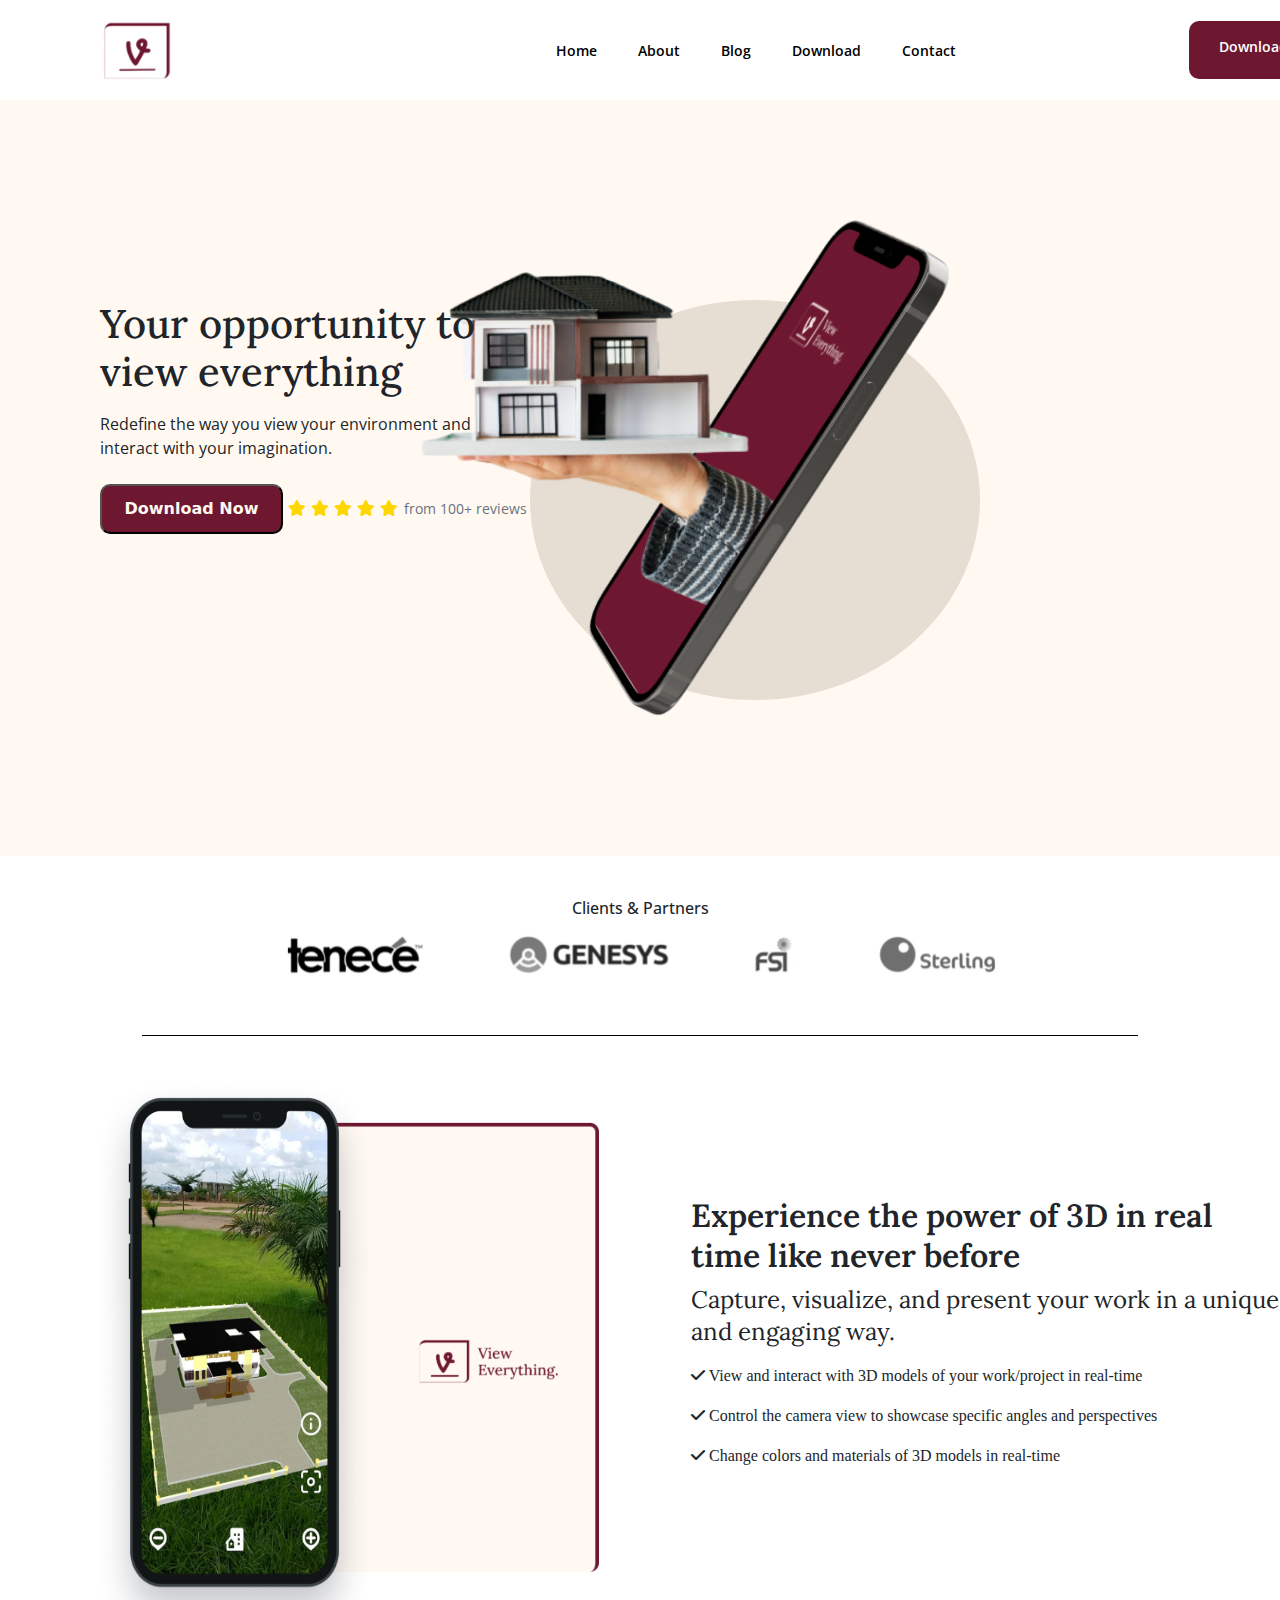
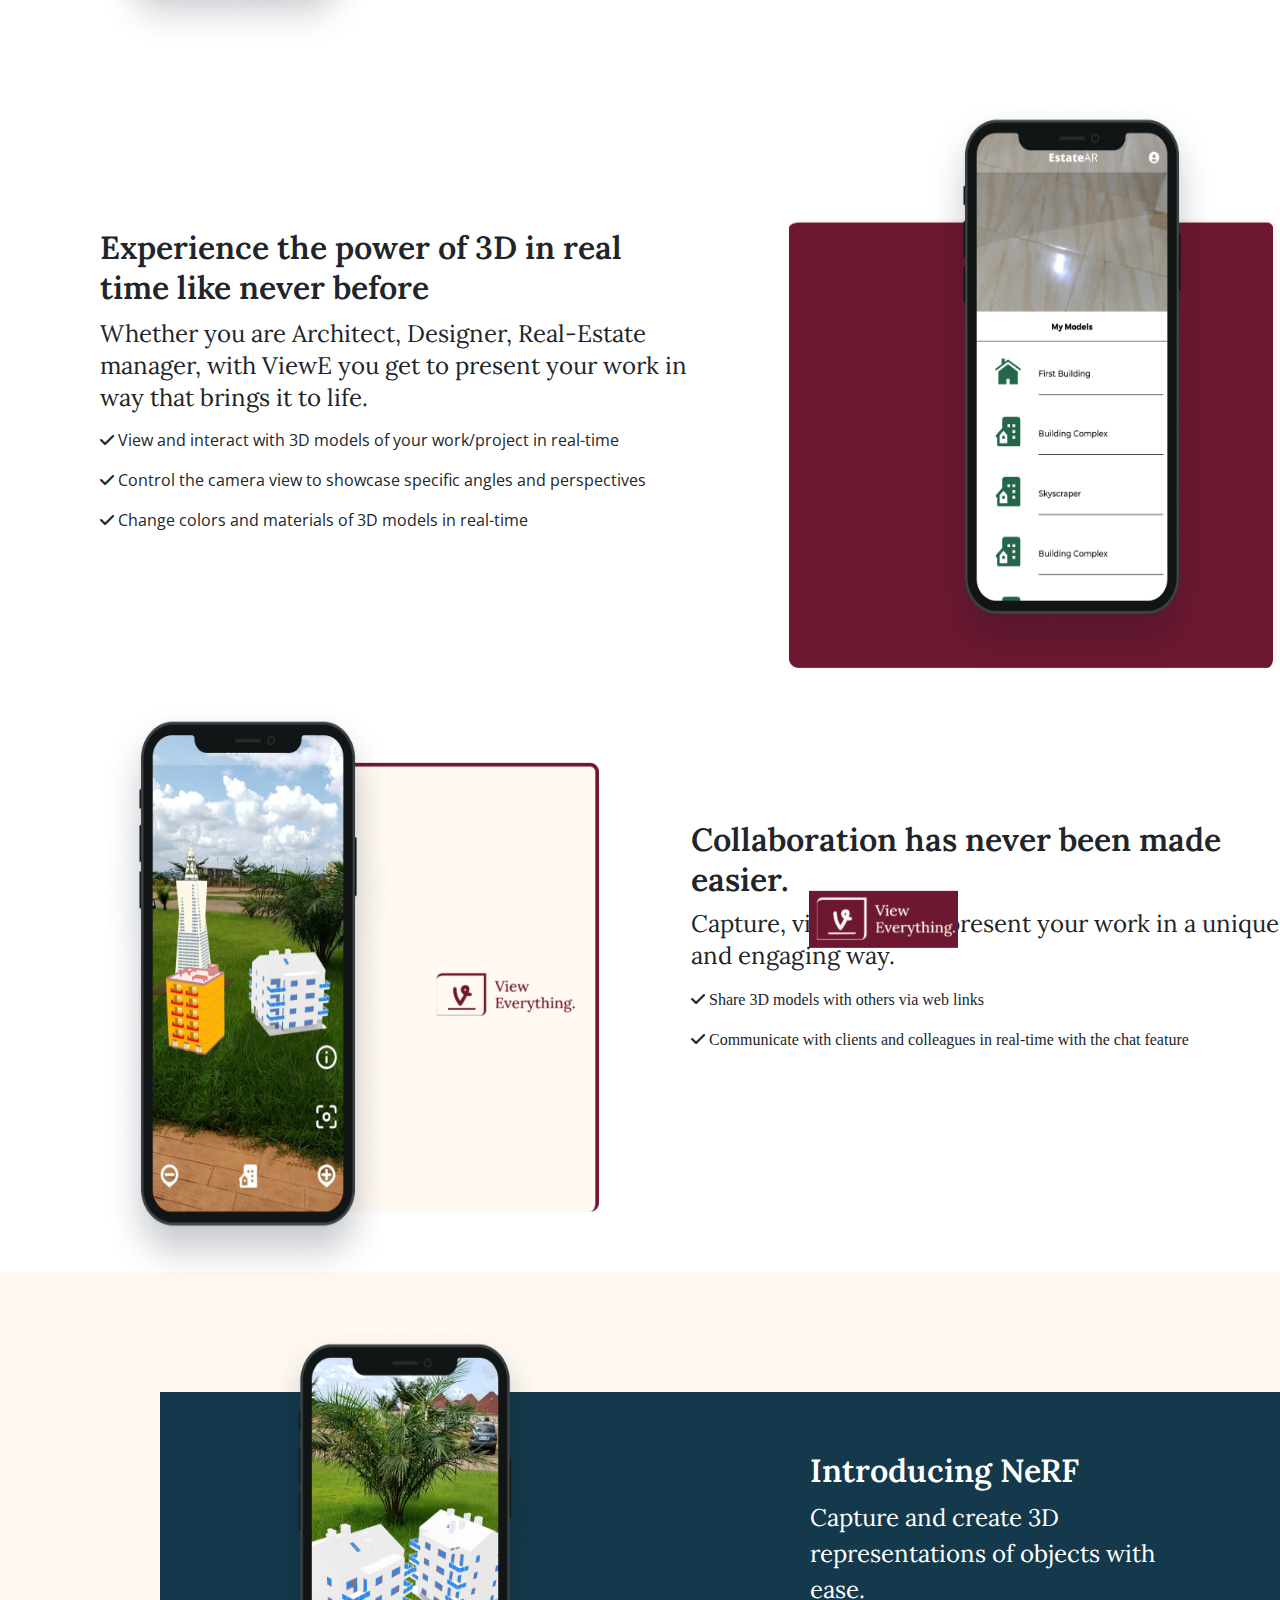
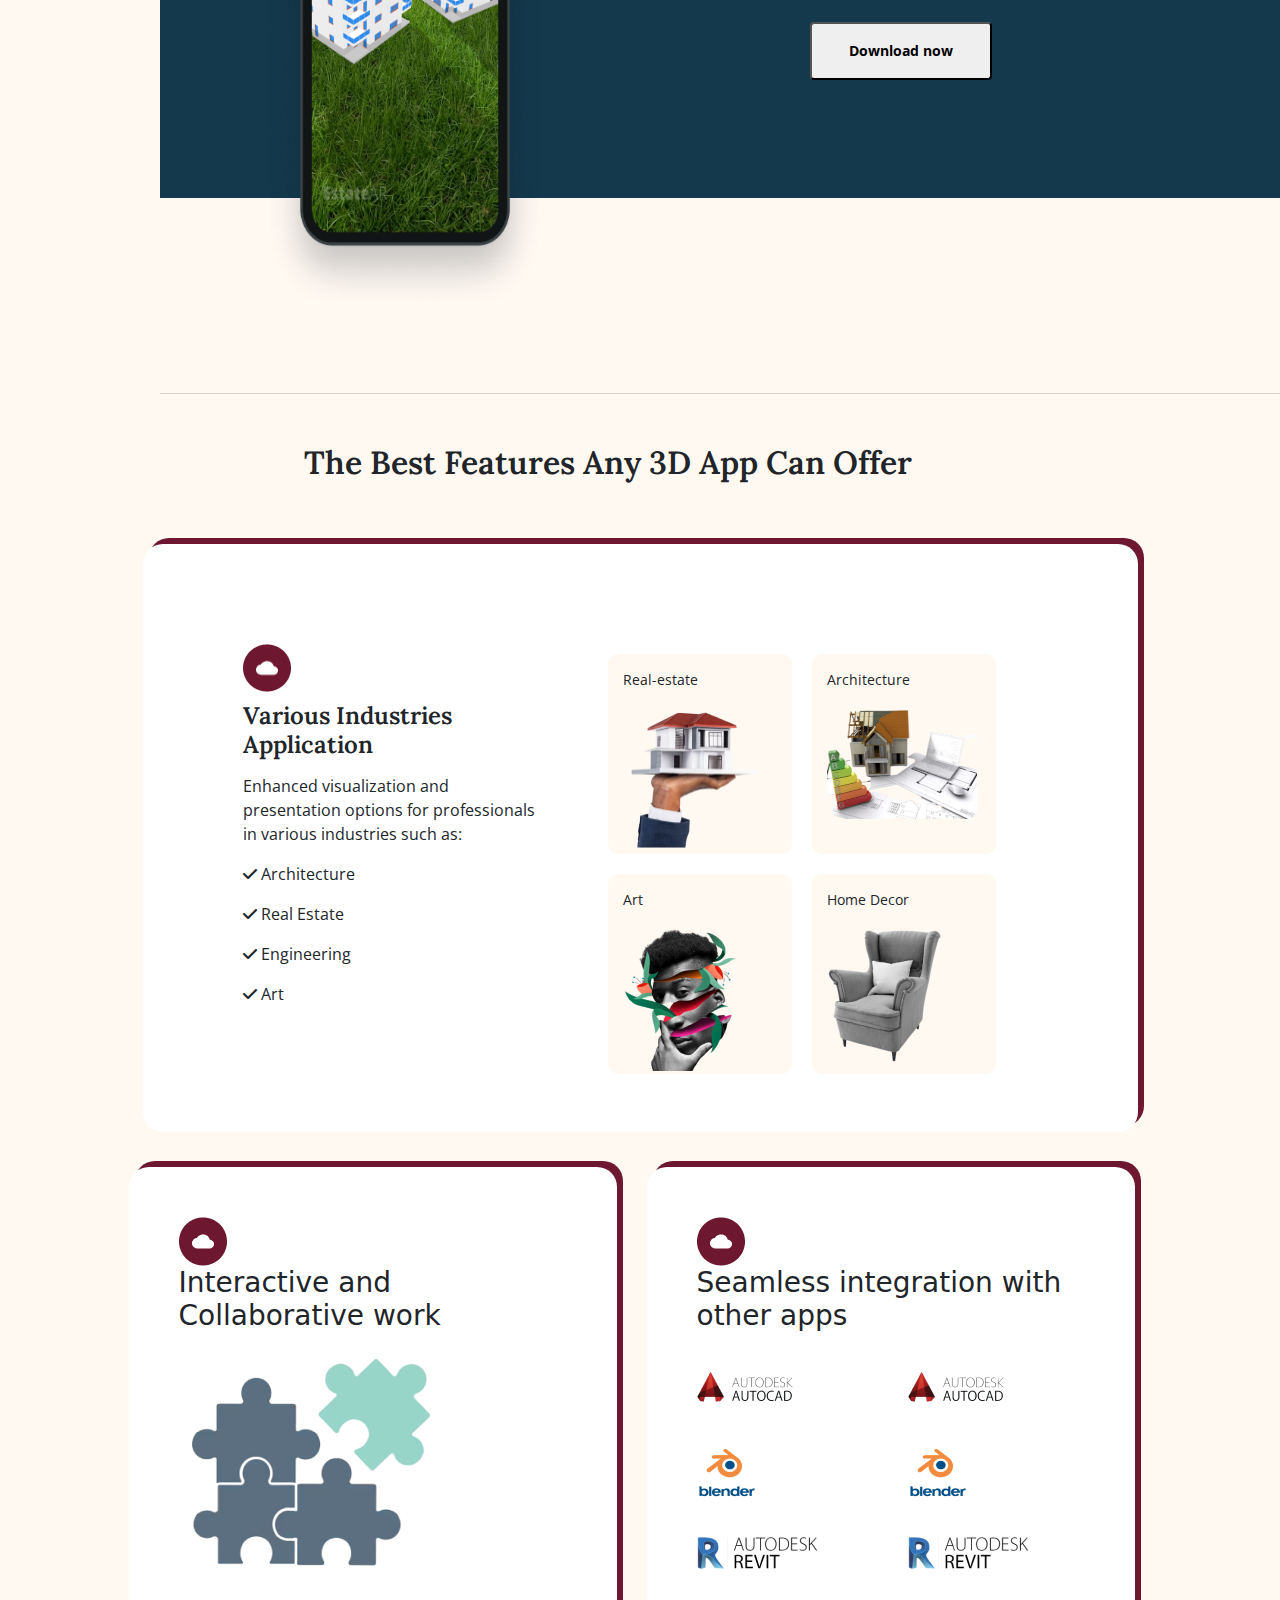
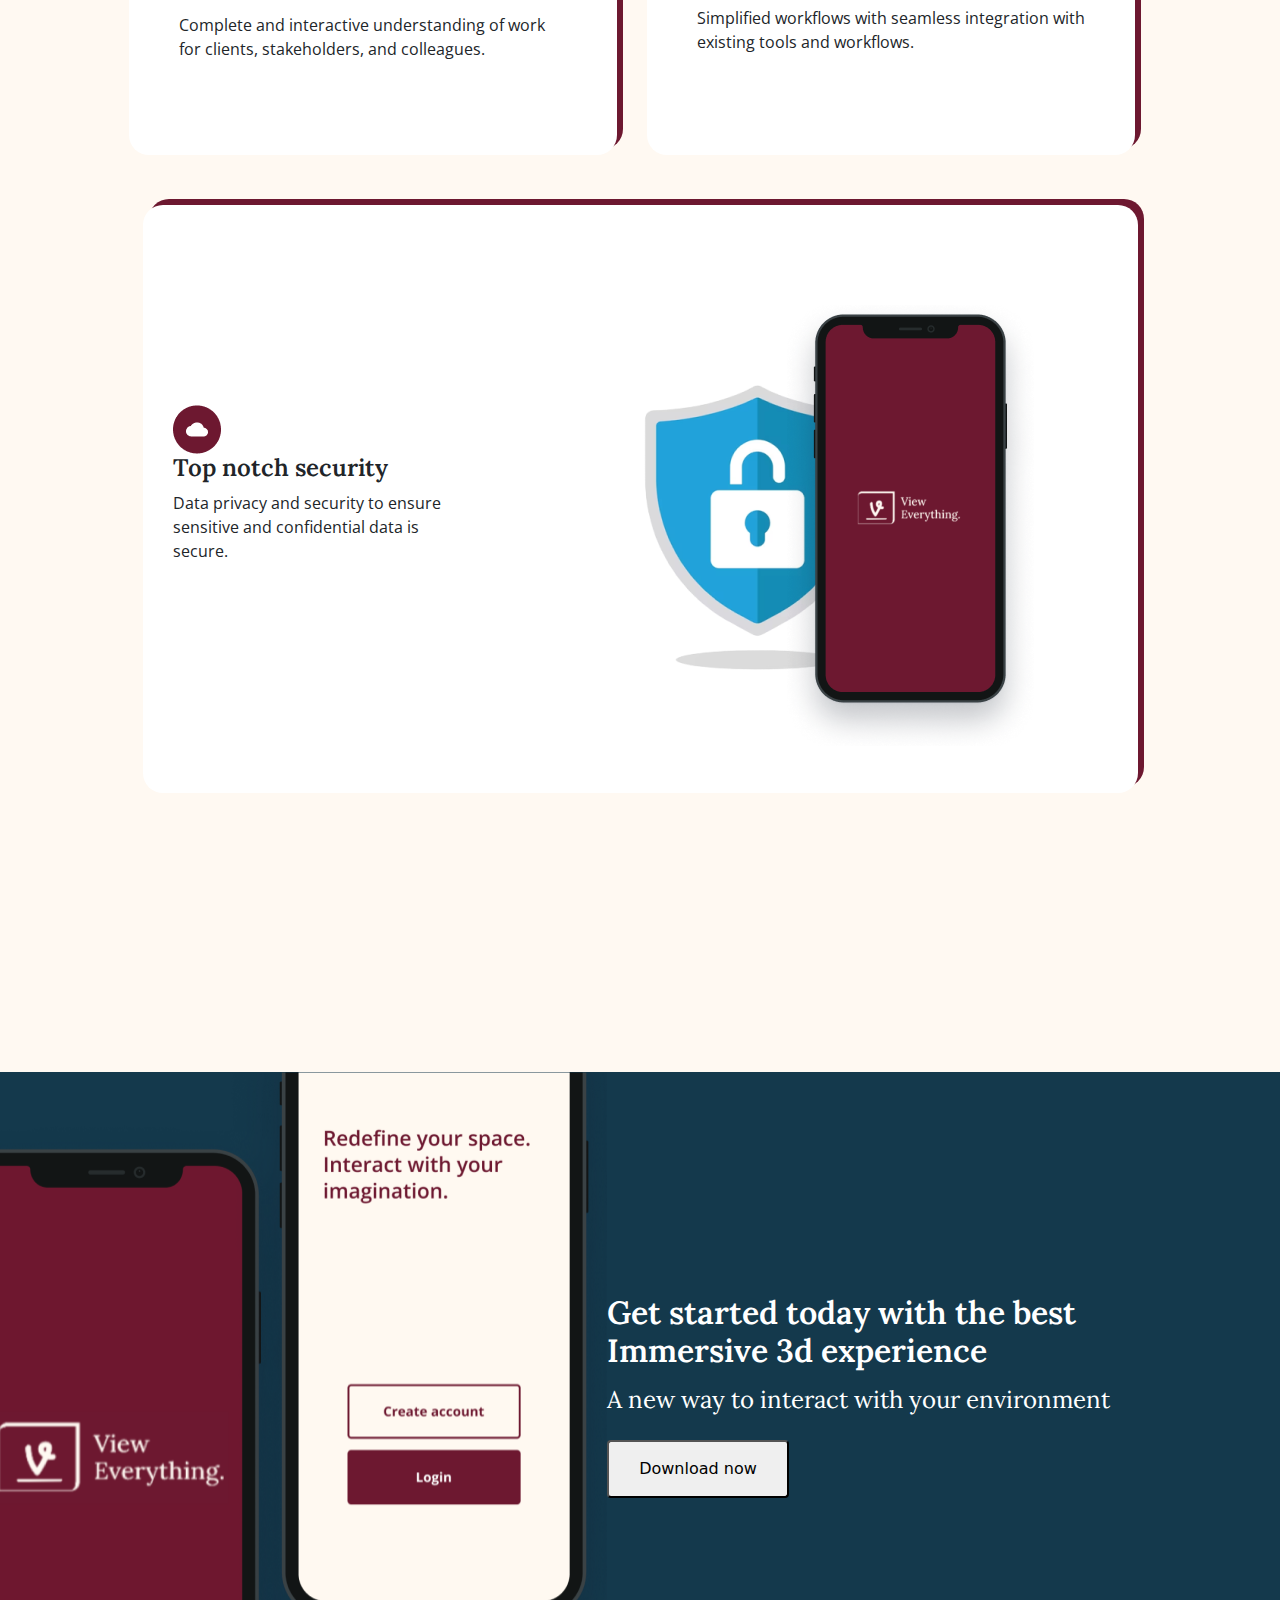
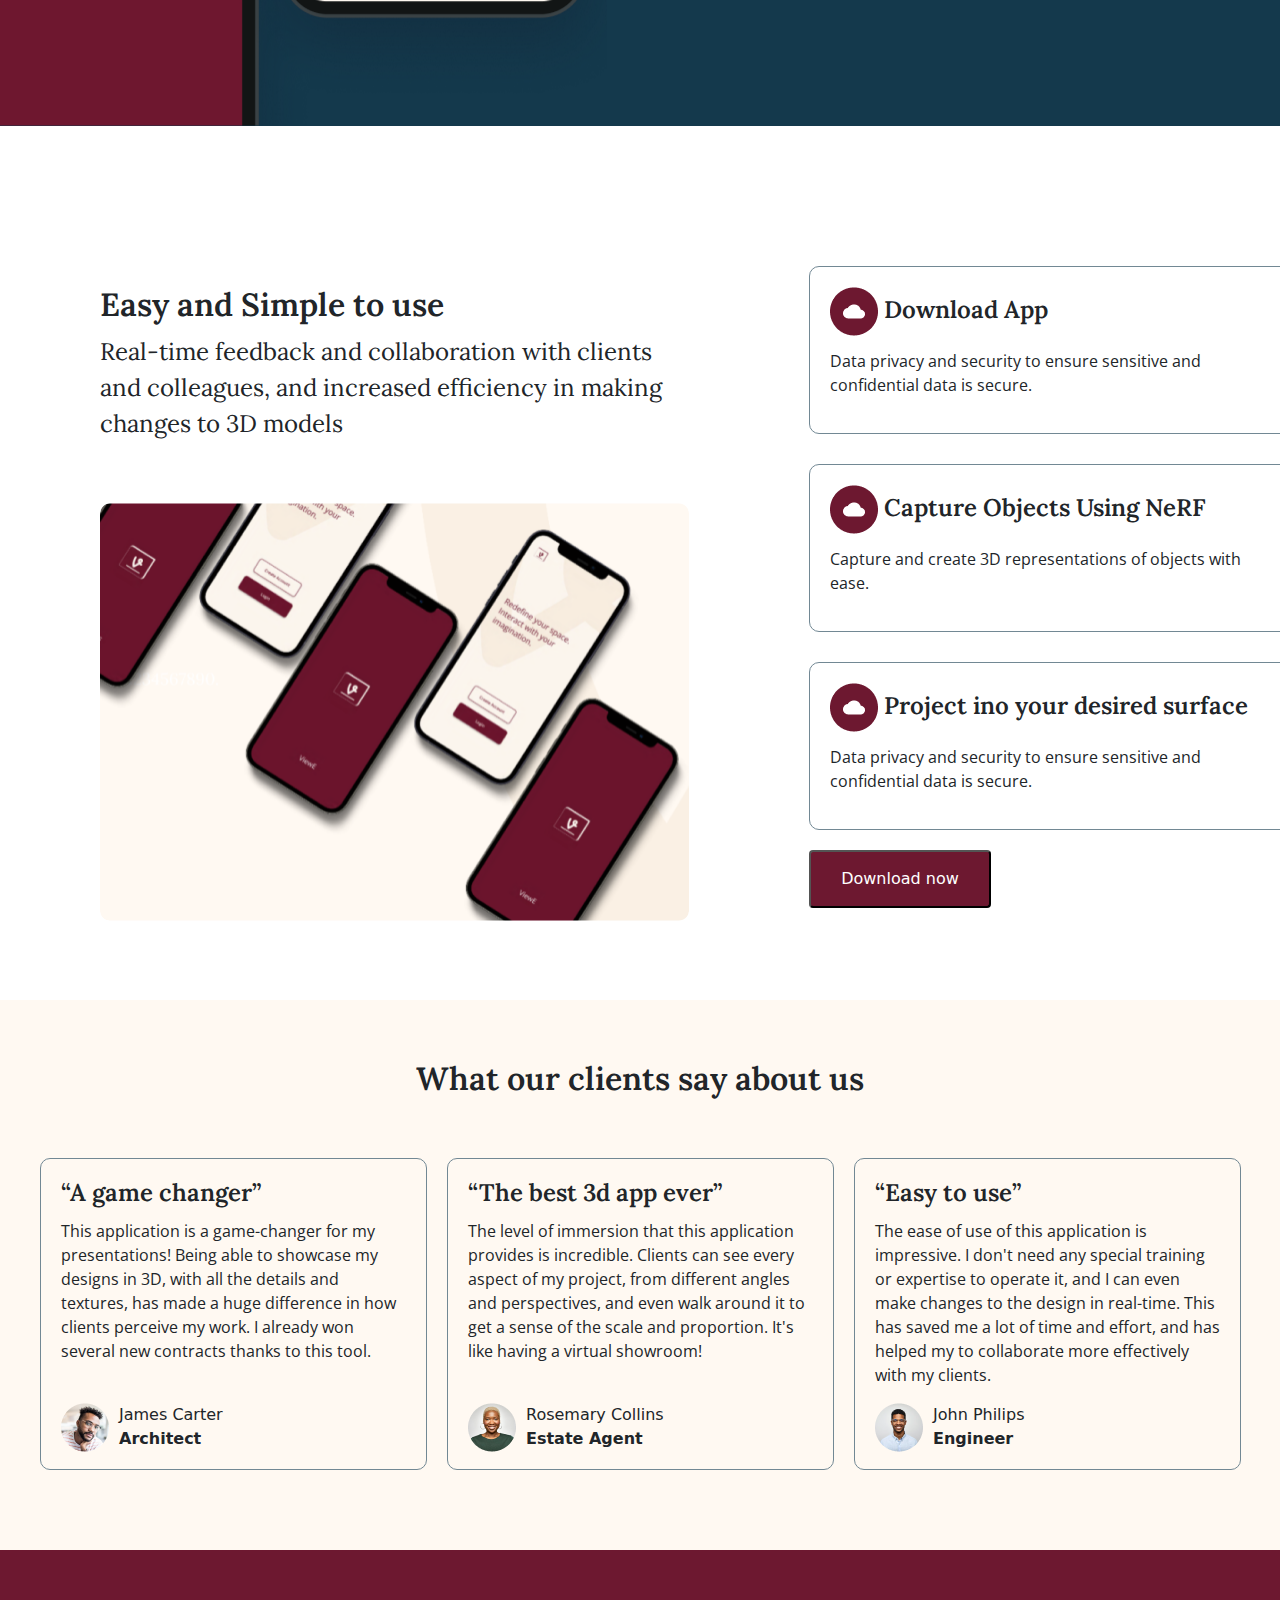
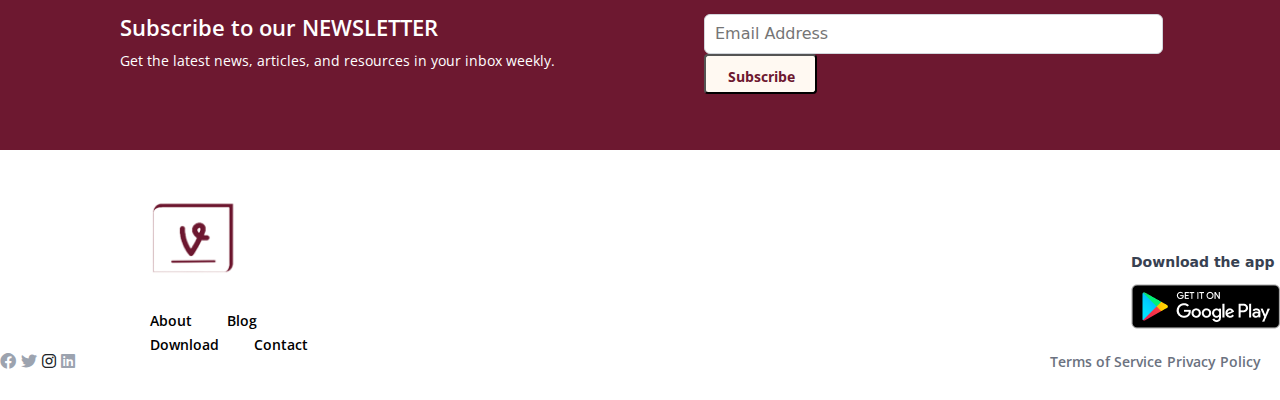
<file: index.html>
<!DOCTYPE html>
<html lang="en">
<head>
    <meta charset="UTF-8">
    <meta name="viewport" content="width=device-width, initial-scale=1.0">
    <title>Homepage</title>
    <link rel="stylesheet" href="Bootstrap/bootstrap-5.3.0-dist/css/bootstrap.css">
    <link rel="stylesheet" href="homepage.css">
    <link rel="preconnect" href="https://fonts.googleapis.com">
<link rel="preconnect" href="https://fonts.gstatic.com" crossorigin>
<link href="https://fonts.googleapis.com/css2?family=Open+Sans:wght@500;600&display=swap" rel="stylesheet">
<link rel="stylesheet" href="Font Awesome/css/all.css">

</head>
<body>

    <nav class="navbar navbar-expand-lg bg-body-light navv">
  <div class="container-fluid">
    <a class="navbar-brand logo-link" href="#"> <img src="/img/logo.png" alt="" class="logo"> </a>
    <button class="navbar-toggler" type="button" data-bs-toggle="collapse" data-bs-target="#navbarNav" aria-controls="navbarNav" aria-expanded="false" aria-label="Toggle navigation">
      <span class="navbar-toggler-icon"></span>
    </button>
    <div class="collapse navbar-collapse nav-content" id="navbarNav">
      <ul class="navbar-nav">
        <li class="nav-item">
          <a class="nav-link active navbar-link" aria-current="page" href="#">Home</a>
        </li>
        <li class="nav-item">
          <a class="nav-link active navbar-link" href="#">About</a>
        </li>
        <li class="nav-item ">
          <a class="nav-link active navbar-link" href="#">Blog</a>
        </li>
        <li class="nav-item">
          <a class="nav-link active navbar-link" href="#">Download</a>
        </li>
        <li class="nav-item">
          <a class="nav-link active navbar-link" href="#">Contact</a>
        </li>
    </ul>
    <span class="nav-item download-now">
        <a class="nav-link active navbar-link">Download Now</a>
    </span>
    </div>
  </div>
</nav>

<section>

    <div class="view">    
    
      <div class="circle">
        <img src="/img/view.png" alt="" class="view-img">
       </div> 
    
      <h1 id="view-everything">
          Your opportunity to view everything
      </h1>
      
      <p id="redefine">
          Redefine the way you view your environment and interact with your imagination.
      </p>

      <button class="download-button">
          Download Now 
      </button> <i class="fas fa-star"></i> <i class="fas fa-star"></i> <i class="fas fa-star"></i> <i class="fas fa-star"></i> <i class="fas fa-star"></i> <span id="hundred-review">from 100+ reviews</span>

      
  </div>


    
</section>

<section>

  <div class="partners">
    <h2 class="client">
      Clients & Partners <br>
    </h2>

    <img src="/img/client.png" alt="" id="clients">
  </div>
  


</section>

<section>

  <div class="experience">

    <div class="phone">
      <img src="/img/Yes.png" alt="" id="BG">
      <img src="/img/image 35.png" alt="" id="fig">
      <img src="/img/Rectangle 59.png" alt="" id="rectangle">
    </div>

    <div class="glory">
      <h3 id="power">
        Experience the power of 3D in real time like never before
      </h3>

      <p id="capture">
        Capture, visualize, and present your work in a unique and engaging way.
      </p>

      <p class="hail"> <i class="fas fa-thin fa-check"></i> View and interact with 3D models of your work/project in real-time</p>
      <p class="hail"> <i class="fas fa-thin fa-check"></i> Control the camera view to showcase specific angles and perspectives</p>
      <p class="hail"> <i class="fas fa-thin fa-check"></i>  Change colors and materials of 3D models in real-time</p>
    </div>

  </div>

</section>
<section>

  <div class="experience2">

    <div class="glory2">
      <h3 id="power2">
        Experience the power of 3D in real time like never before
      </h3>
  
      <p id="capture2">
        Whether you are Architect, Designer, Real-Estate manager, with ViewE you get to present your work in way that brings it to life.
      </p>
  
      <p class="hail2"> <i class="fas fa-thin fa-check"></i>  View and interact with 3D models of your work/project in real-time</p>
      <p class="hail2">   <i class="fas fa-thin fa-check"></i>  Control the camera view to showcase specific angles and perspectives</p>
      <p class="hail2"> <i class="fas fa-thin fa-check"></i> Change colors and materials of 3D models in real-time</p>
    </div>

    <div class="phone2">
      <img src="/img/dash2.png" alt="" id="screen2">
      <img src="/img/image 35 (1).png " alt="" id="fig2">
      <img src="/img/brown-rec.png" alt="" id="rectangle2">
    </div>

    

  </div>

</section>
<section>

  <div class="experience3">

    <div class="phone">
      <img src="/img/tower.png" alt="" id="screen3">
      <img src="/img/image 35.png" alt="" id="fig3">
      <img src="/img/Rectangle 59.png" alt="" id="rectangle3">
    </div>

    <div class="glory3">
      <h3 id="power3">
        Collaboration has never been made easier.
      </h3>

      <p id="capture3">
        Capture, visualize, and present your work in a unique and engaging way.
      </p>

      <p class="hail3"><i class="fas fa-thin fa-check"></i> Share 3D models with others via web links</p>
      <p class="hail3"><i class="fas fa-thin fa-check"></i> Communicate with clients and colleagues in real-time with the chat feature</p>
    </div>

  </div>

</section>

<section class="bulk">

  <div class="introducing-nerf">

    <div class="nerf">

      <img src="/img/large-building.png" alt="" class="large-building">
  
      <div class="nerf-talk">
        <h3 class="nerf-head">
          Introducing NeRF
        </h3>
    
        <p class="representation">
          Capture and create 3D representations of objects with ease.
        </p>
    
        <button class="now-download"> Download now </button>
      </div>
  
     
    </div>

  </div>

  <h2 class="offer">
    The Best Features Any 3D App Can Offer
  </h2>
  <div class="features">

    

    <div class="industries">

      <img src="/img/Frame 40566.png" alt="" class="cloud">

      <h3 class="industry-head">
        Various Industries Application
      </h3>

      <p class="enhanced">
        Enhanced visualization and presentation options for professionals in various industries such as:
      </p>
      <p class="highlight">
         <i class="fas fa-thin fa-check"></i> Architecture
      </p>

      <p  class="highlight">
        <i class="fas fa-thin fa-check"></i> Real Estate
      </p>

      <p  class="highlight">
        <i class="fas fa-thin fa-check"></i> Engineering
      </p>

      <p  class="highlight">
        <i class="fas fa-thin fa-check"></i> Art
      </p>

    </div>

    <div class="bill">
      <div class="card-a">
        <div class="card1">
          <p class="labelling"> Real-estate</p>
          <img src="/img/image-28.png" alt="" id="house">
        </div>
        <div class="card2">
          <p class="labelling">Architecture</p>
          <img src="/img/image 31.png" alt="" id="architect">
        </div>
      </div>
      <div class="card-b">
        <div class="card3">
          <p class="labelling">Art</p>
          <img src="/img/image 32.png" alt="" id="man-head">
        </div>
        <div class="card4">
          <p class="labelling">Home Decor</p>
          <img src="/img/diff.png" alt="" id="chair">
        </div>
      </div>
    </div>


  </div>

  <div class="collab-apps">
    <div class="interactive">
      <img src="/img/Frame 40566.png" alt="">
      <h3 id="collab-work">
        Interactive and Collaborative work
      </h3>

      <img src="/img/image 26.png" alt="">

      <p id="complete"> Complete and interactive understanding of work for clients, stakeholders, and colleagues.  </p>

    </div>

    <div class="integration">
      <img src="/img/Frame 40566.png" alt="">
      <h3 id="collab-work">
        Seamless integration with other apps
      </h3>
      <div class="software">
        <div class="soft1">
      <img src="/img/image 20.png" alt=""> <br>
      <img src="/img/image 22.png" alt="" id="blender"> <br>
      <img src="/img/image 23.png" alt=""> <br>
        </div>
        <div class="soft1">
      <img src="/img/image 20.png" alt=""> <br>
      <img src="/img/image 22.png" alt="" id="blender"> <br>
      <img src="/img/image 23.png" alt=""> <br>
        </div>
      </div>

      <p id="complete">
        Simplified workflows with seamless integration with existing tools and workflows.
      </p>
      
    </div>
  </div>

  <div class="security">
    <div class="notch">
      <img src="/img/Frame 40566.png" alt="">
      <h3 id="notch-security"> Top notch security </h3>
      <p class="privacy">
        Data privacy and security to ensure sensitive and confidential data is secure.
      </p>
    </div>

    <div class="padlock">
        <img src="/img/image 24.png" alt="" id="pad-lock">
        <img src="/img/Yees.png" alt="" id="front-page">
    </div>
  </div>

</section>

<section>

  <div class="immersive">

    <div class="d-pic">
      <img src="/img/image 14.png" alt="" id="upside">
    </div>

   

    <div class="d-word">
      <h4 class="get-started">
        Get started today with the best Immersive 3d experience
      </h4>
  
      <p class="environ">
        A new way to interact with your environment
      </p>
  
      <button class="down-load">Download now</button>
    </div>
   

  </div>
</section>
<section>
  <div class="linkages">
    <div class="easy-simple">
      <h4 class="use-simple">
        Easy and Simple to use
      </h4>

      <p class="feedback">
        Real-time feedback and collaboration with clients and colleagues, and increased efficiency in making changes to 3D models
      </p>

      <img src="/img/Rectangle 58.png" alt="" class="many-phones">

    </div>

    <div class="coalition">
      <div class="project1">
         <h5 class="tempt"> <img src="/img/Frame 40566.png" alt=""> Download App</h5>

         <p class="butress">Data privacy and security to ensure sensitive and confidential data is secure.</p>
      </div>
      <div class="project2">
       <h5 class="tempt">  <img src="/img/Frame 40566.png" alt="">  Capture Objects Using NeRF</h5>
       <p class="butress">Capture and create 3D representations of objects with ease.</p>
      </div>
      <div class="project3">
      <h5 class="tempt">  <img src="/img/Frame 40566.png" alt=""> Project ino your desired surface</h5>
      <p class="butress">Data privacy and security to ensure sensitive and confidential data is secure.</p>
      </div>
      <button class="descend"> Download now </button>
    </div>
  </div>
</section>
  
<section class="indication">

  <h5 class="about-us">
    What our clients say about us
  </h5>
  <div class="testimonies">
    <div class="testimony1">
      <h6  class="game-changer">“A game changer”</h6>
      <p class="review">
        This application is a game-changer for my presentations! Being able to showcase my designs in 3D, with all the details and textures, has made a huge difference in how clients perceive my work. I already won several new contracts thanks to this tool.
      </p>
      <div class="testimonier">
        <div class="pic-shot">
          <img src="/img/Ellipse 1.png" alt="">
        </div>

        <div class="name-occupation">
          <p>James Carter <br> <b> Architect </b></p>
        </div>
      </div>
         
      
    </div>
    <div class="testimony2">
      <h6 class="game-changer">“The best 3d app ever”</h6>
      <p class="review">
        The level of immersion that this application provides is incredible. Clients can see every aspect of my project, from different angles and perspectives, and even walk around it to get a sense of the scale and proportion. It's like having a virtual showroom!
      </p>
      <div class="testimonier">
        <div class="pic-shot">
          <img src="/img/Ellipse 1 (1).png" alt="">
        </div>

        <div class="name-occupation">
          <p>Rosemary Collins <br> <b> Estate Agent </b></p>
        </div>
      </div>
    </div>
    <div class="testimony1">
      <h6 class="game-changer">“Easy to use”</h6>
      <p class="review">The ease of use of this application is impressive. I don't need any special training or expertise to operate it, and I can even make changes to the design in real-time. This has saved me a lot of time and effort, and has helped my to collaborate more effectively with my clients.
      </p>
      <div class="testimonier">
        <div class="pic-shot">
          <img src="/img/Ellipse 1 (2).png" alt="">
        </div>

        <div class="name-occupation">
          <p>John Philips <br> <b> Engineer </b></p>
        </div>
      </div>
    </div>
  </div>
</section>

<section class="newsletter">
  <div class="letter-news">
      <div class="subscribe">
        <h6 id="our-news"> Subscribe to our NEWSLETTER</h6>
        <p class="latest-news">
          Get the latest news, articles, and resources in your inbox weekly.
        </p>
      </div>
      <div class="intake">
        <input type="email" placeholder="Email Address" class="email-intake"> <button class="subscribe-btn"> Subscribe</button>
        
      </div>
  </div>
</section>

<div class="blog-links">
  <div class="download-contact">
    <img src="img/logo.png" alt="">

    <p class="about-links">
      <a href="#" class="about-link1"> About</a>
      <a href="#" class="about-link2"> Blog</a>
      <a href="#" class="about-link3"> Download</a>
      <a href="#" class="about-link4"> Contact</a>
    </p>

  </div>

  <div class="google-play">
    <a href="#" id="app-down"> Download the app</a> <br>
    <img src="/img/Store Badge.png" alt="" id="google-play-pic">
  </div>
</div>

<div class="icon-terms">
  <div class="icon">
    <i class="fa-brands fa-facebook" style="color: #9ca3af;"></i> <i class="fa-brands fa-twitter" style="color: #9ca3af;"></i> <i class="fa-brands fa-instagram"></i> <i class="fa-brands fa-linkedin" style="color: #9ca3af;"></i>
  </div>
  <div class="service-policy">
<a href="#" id="terms-service">Terms of Service</a>
<a href="#" id="privacy-policy">Privacy Policy</a>
  </div>
</div>

<script src="Bootstrap/bootstrap-5.3.0-dist/js/bootstrap.bundle.js"></script>

</body>
</html>
</file>
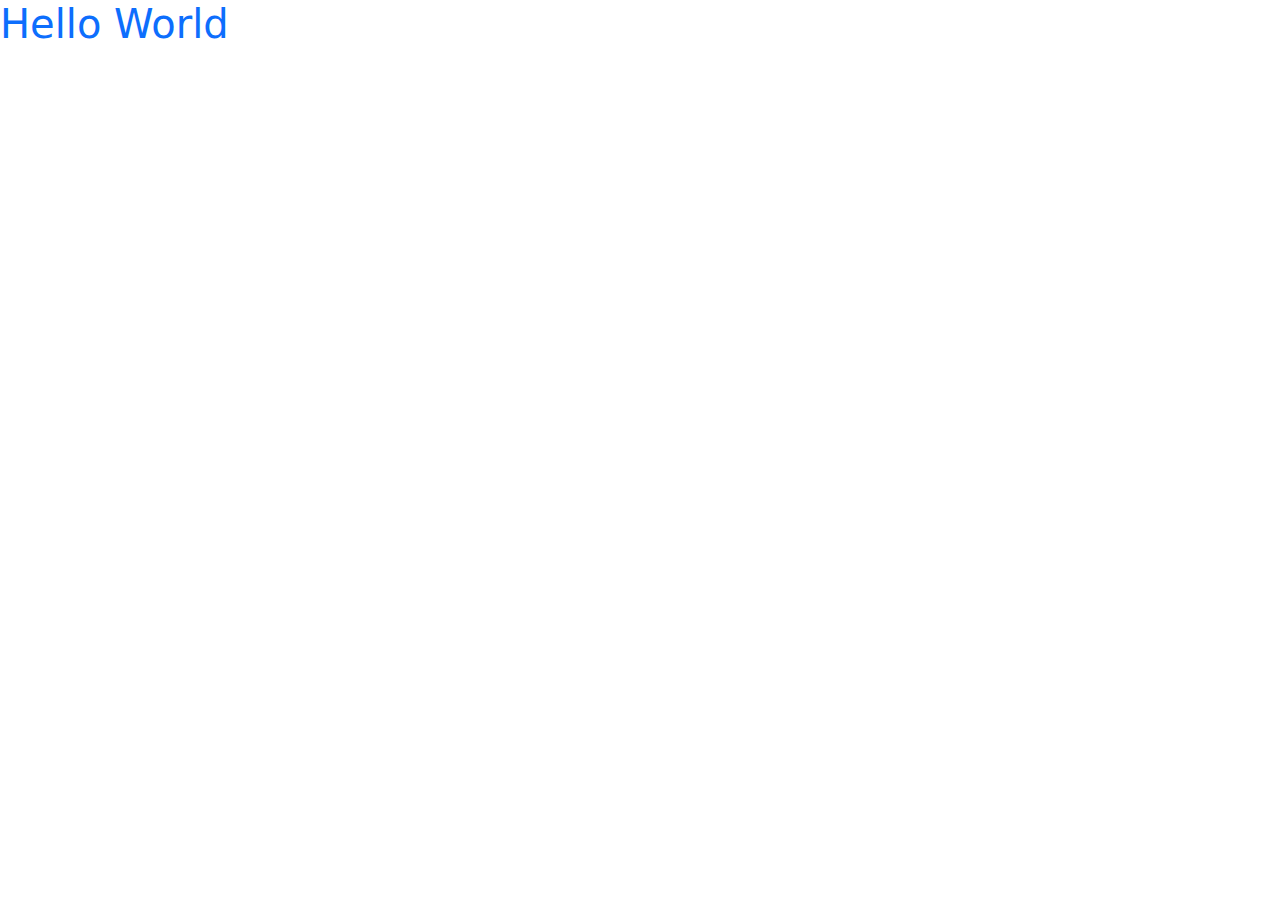
<file: Bootstrap/index.html>
<!DOCTYPE html>
<html lang="en">
<head>
    <meta charset="UTF-8">
    <meta http-equiv="X-UA-Compatible" content="IE=edge">
    <meta name="viewport" content="width=device-width, initial-scale=1.0">
    <title>Bootstrap</title>
    <link rel="stylesheet" href="bootstrap-5.3.0-dist/css/bootstrap.css">
</head>
<body>
    
<h1 class="text-primary">
    Hello World
</h1>

</body>
</html>
</file>
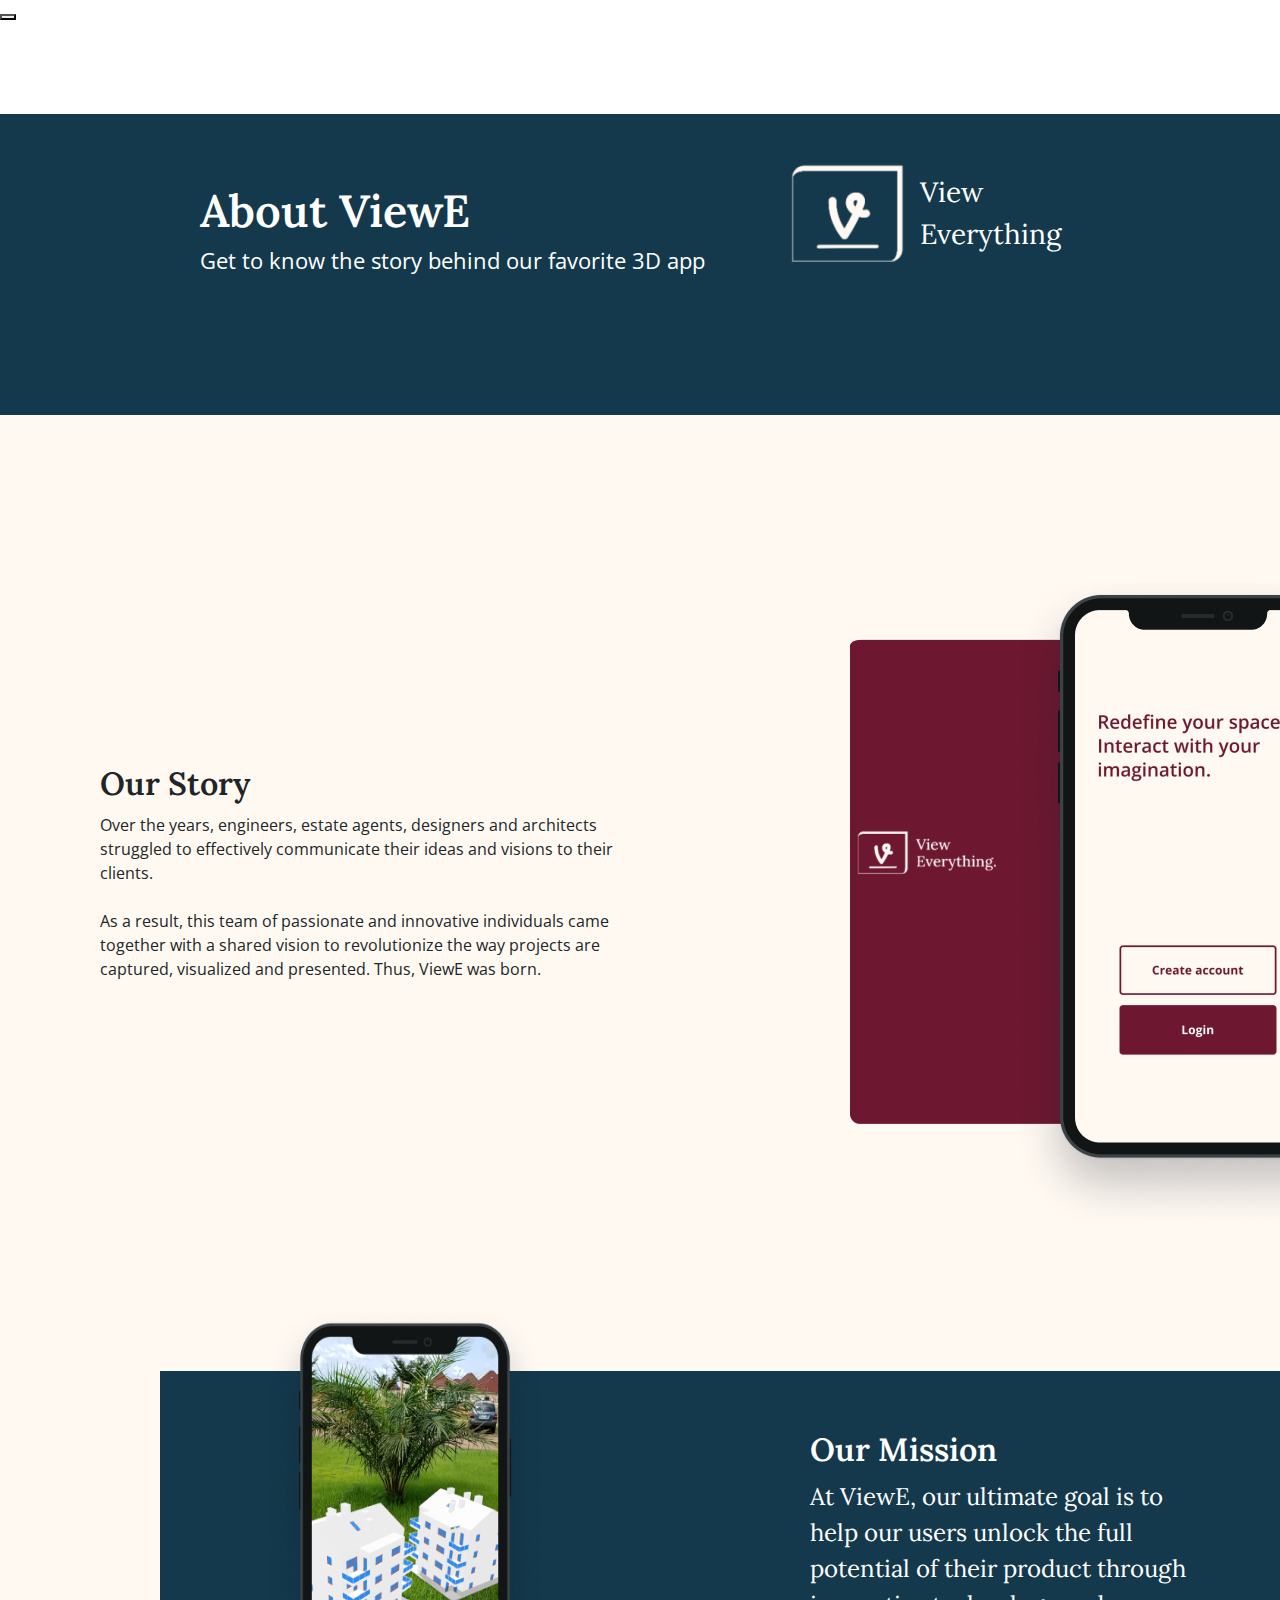
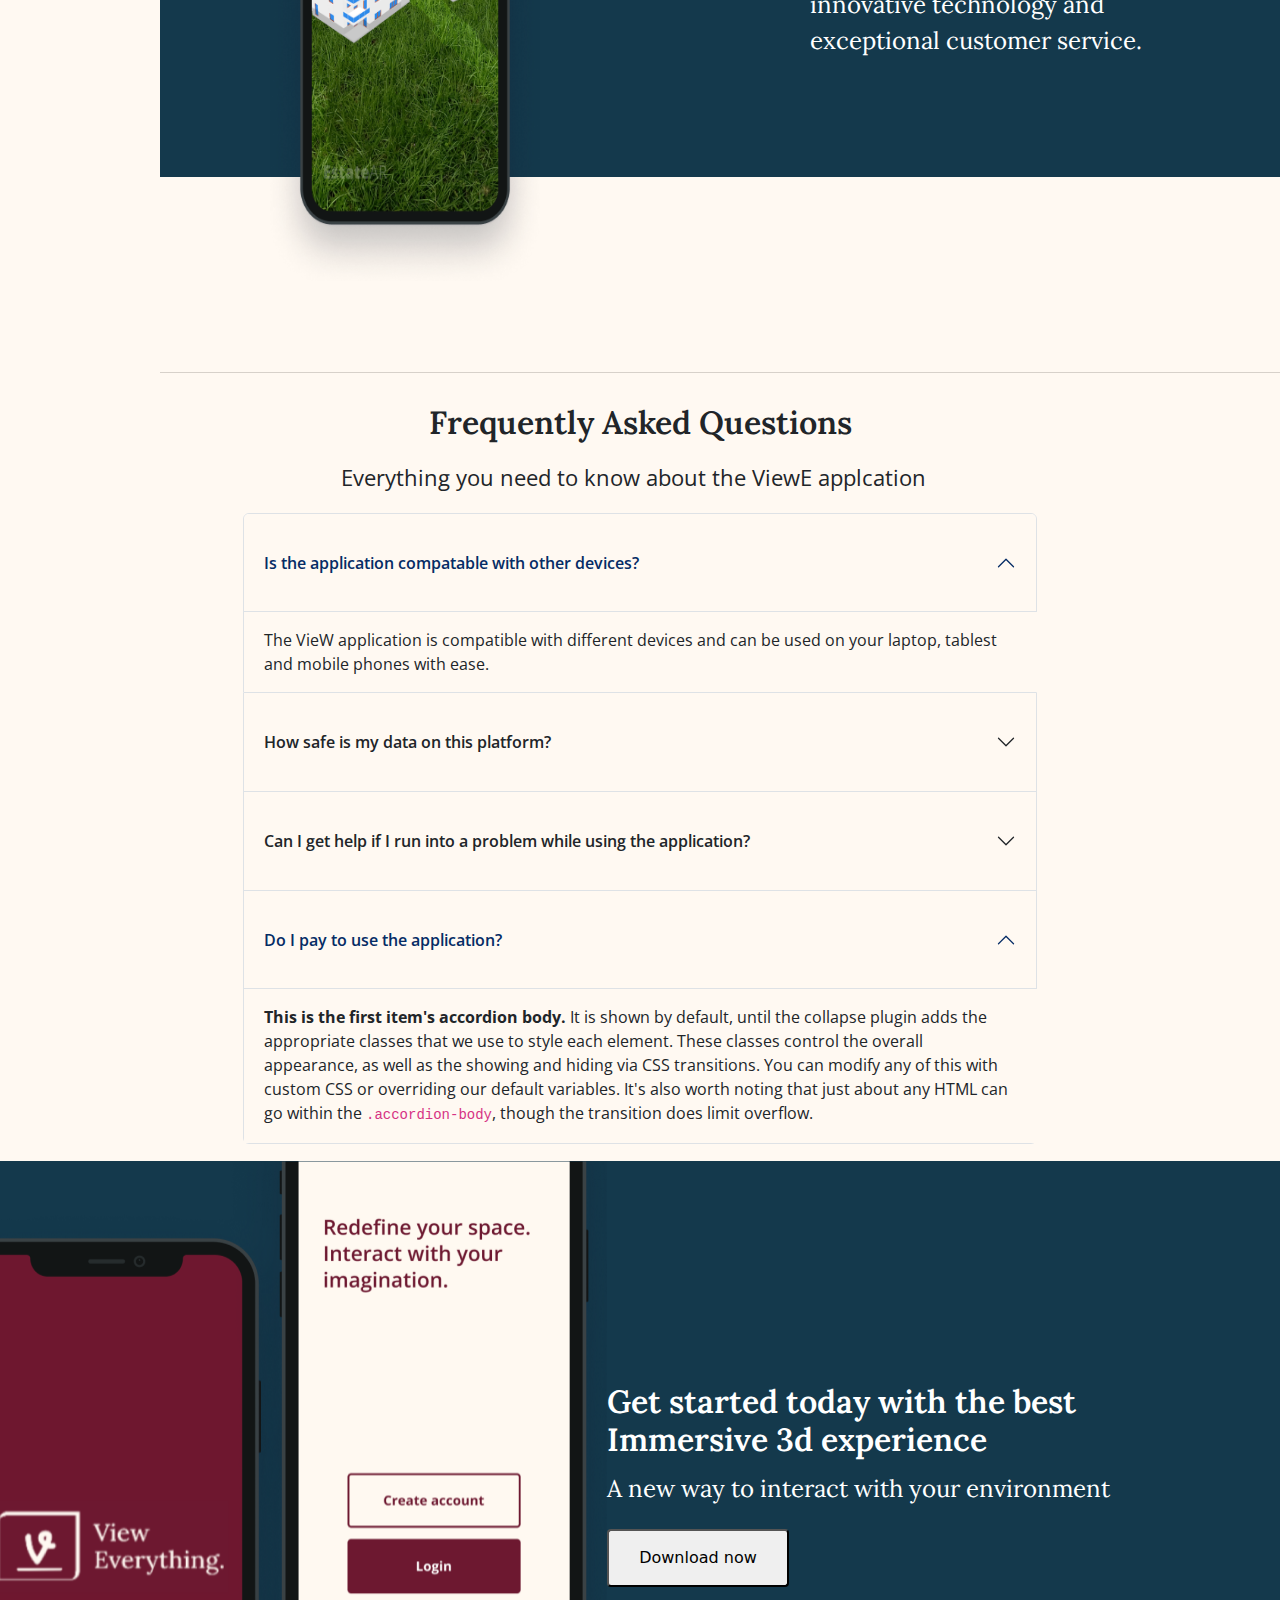
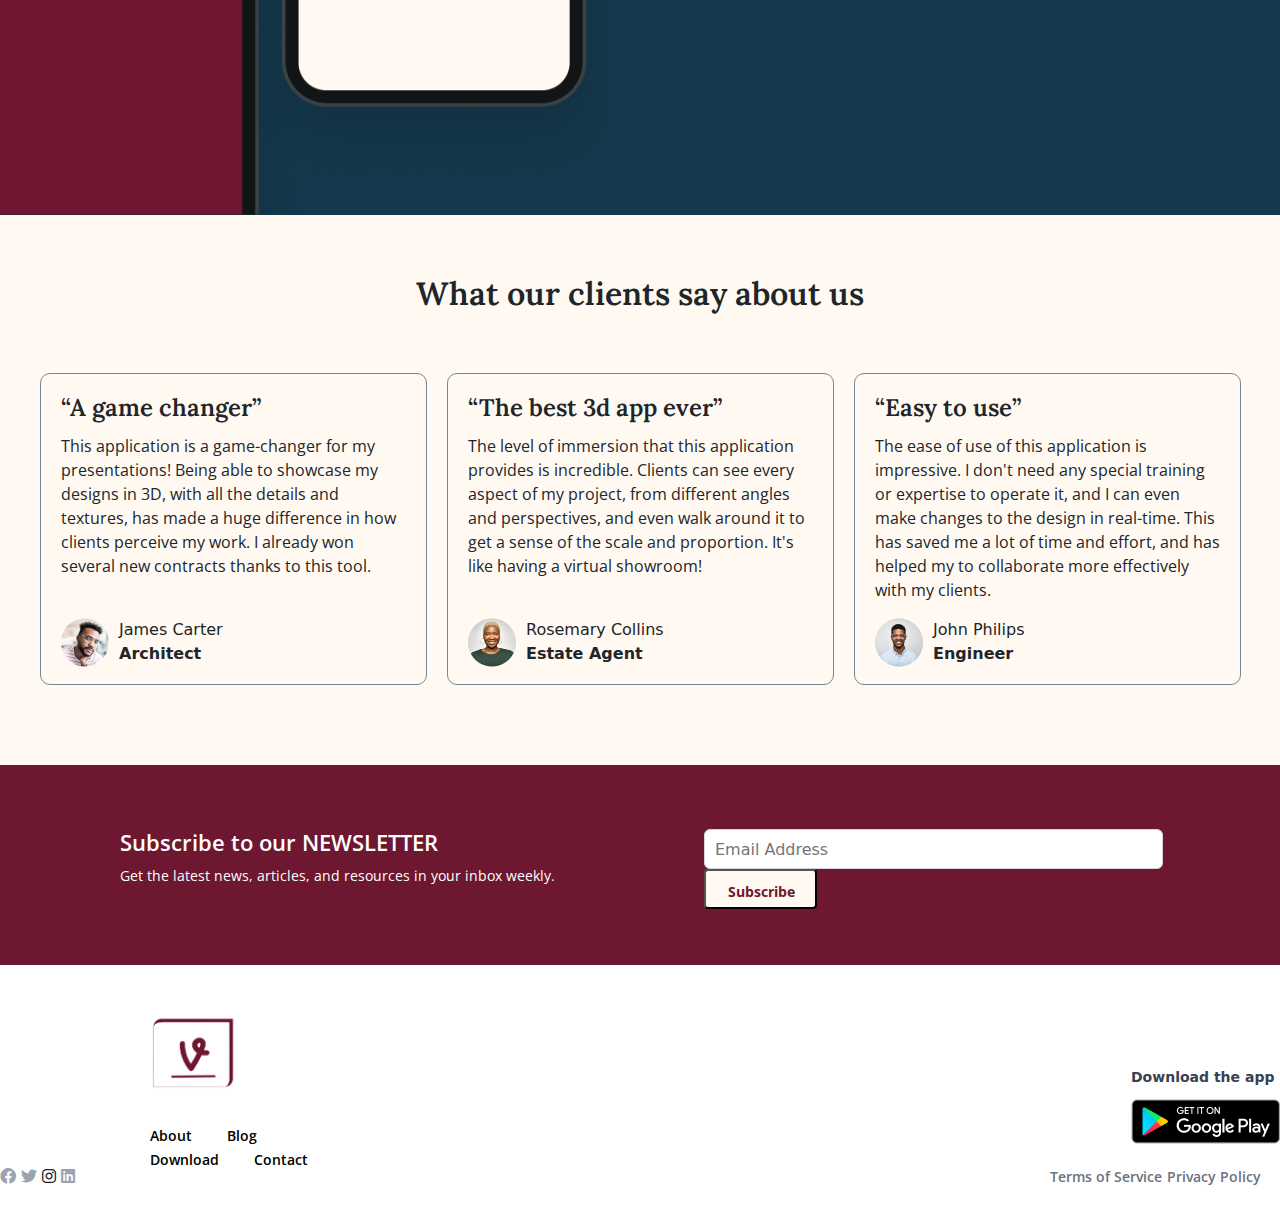
<file: aboutpage.html>
<!DOCTYPE html>
<html lang="en">
<head>
    <meta charset="UTF-8">
    <meta name="viewport" content="width=device-width, initial-scale=1.0">
    <title>About Page</title>
    <link rel="stylesheet" href="about.css">
    <link rel="stylesheet" href="Bootstrap/bootstrap-5.3.0-dist/css/bootstrap.css">
    <link rel="stylesheet" href="Font Awesome/css/all.css">
</head>
<body>

    <nav class="navbar navbar-expand-lg bg-body-light navv">
        <div class="container-fluid">
          <a class="navbar-brand logo-link" href="#"> <img src="/img/logo.png" alt="" class="logo"> </a>
          <button class="navbar-toggler" type="button" data-bs-toggle="collapse" data-bs-target="#navbarNav" aria-controls="navbarNav" aria-expanded="false" aria-label="Toggle navigation">
            <span class="navbar-toggler-icon"></span>
          </button>
          <div class="collapse navbar-collapse nav-content" id="navbarNav">
            <ul class="navbar-nav">
              <li class="nav-item">
                <a class="nav-link active navbar-link" aria-current="page" href="#">Home</a>
              </li>
              <li class="nav-item">
                <a class="nav-link active navbar-link" href="#">About</a>
              </li>
              <li class="nav-item ">
                <a class="nav-link active navbar-link" href="#">Blog</a>
              </li>
              <li class="nav-item">
                <a class="nav-link active navbar-link" href="#">Download</a>
              </li>
              <li class="nav-item">
                <a class="nav-link active navbar-link" href="#">Contact</a>
              </li>
          </ul>
          <span class="nav-item download-now">
              <a class="nav-link active navbar-link">Download Now</a>
          </span>
          </div>
        </div>
      </nav>

      <button> <a href=""></a></button>

    
    <section class="about-viewe">

        <div class="container-view">
            <div class="about-view">
                <h1 class="view-head">
                    About ViewE
                </h1>
    
                <p class="view-content">
                    Get to know the story behind our favorite 3D app
                </p>
            </div>
    
            <div class="view-blue">
                <p class="view-everything">
                    <img src="/img/image 37.png" alt="" class="blue-logo">
                </p>
                <span id="break-word"> View  Everything </span>
            </div>
        </div>

       
    </section>

    <section class="bulk-story">
        <div class="our-story">
            <div class="the-story">
                <h2 class="story-head">Our Story</h2>
                <p class="story-story">
                    Over the years, engineers, estate agents, designers and architects struggled to effectively communicate their ideas and visions to their clients. <br> <br>

                    As a result, this team of passionate and innovative individuals came together with a shared vision to revolutionize the way projects are captured, visualized and presented. Thus, ViewE was born. 
                </p>
            </div>

            <div class="create-login">
                <img src="/img/brown-rec.png" alt="" id="brown-rec">
                <img src="/img/image 35 (1).png" alt="" id="brown-logo">
                <img src="/img/Yes3.png" alt="" id="screen-logo">
            </div>
        </div>

        <div class="our-mission">

            <div class="mission">
        
              <img src="/img/large-building.png" alt="" class="large-building">
          
              <div class="mission-talk">
                <h3 class="mission-head">
                    Our Mission
                </h3>
            
                <p class="representation">
                    At ViewE, our ultimate goal is to help our users unlock the full potential of their product through innovative technology and exceptional customer service.
                </p>
            
            
              </div>
          
             
            </div>
        
          </div>
    </section>

    <section class="faq">

      <div class="faquestions">
        <h4 class="faq-head">Frequently Asked Questions</h4>
        <p class="faq-direction">Everything you need to know about the ViewE applcation</p>
      </div>

      <div class="accordion faq-accord" id="accordionExample">
        <div class="accordion-item">
          <h2 class="accordion-header">
            <button class="accordion-button accord-head" type="button" data-bs-toggle="collapse" data-bs-target="#collapseOne" aria-expanded="true" aria-controls="collapseOne" id="button-accordion">
              Is the application compatable with other devices?
            </button>
          </h2>
          <div id="collapseOne" class="accordion-collapse collapse show" data-bs-parent="#accordionExample">
            <div class="accordion-body accordion-content">
              The VieW application is compatible with different devices and can be used on your laptop, tablest and mobile phones with ease.
            </div>
          </div>
        </div> 
        <div class="accordion-item">
          <h2 class="accordion-header">
            <button class="accordion-button collapsed accord-head " type="button" data-bs-toggle="collapse" data-bs-target="#collapseTwo" aria-expanded="false" aria-controls="collapseTwo" id="button-accordion">
              How safe is my data on this platform?
            </button>
          </h2>
          <div id="collapseTwo" class="accordion-collapse collapse" data-bs-parent="#accordionExample">
            <div class="accordion-body accordion-content">
              <strong>This is the second item's accordion body.</strong> It is hidden by default, until the collapse plugin adds the appropriate classes that we use to style each element. These classes control the overall appearance, as well as the showing and hiding via CSS transitions. You can modify any of this with custom CSS or overriding our default variables. It's also worth noting that just about any HTML can go within the <code>.accordion-body</code>, though the transition does limit overflow.
            </div>
          </div>
        </div>
        <div class="accordion-item">
          <h2 class="accordion-header">
            <button class="accordion-button collapsed accord-head" type="button" data-bs-toggle="collapse" data-bs-target="#collapseThree" aria-expanded="false" aria-controls="collapseThree" id="button-accordion">
              Can I get help if I run into a problem while using the application?
            </button>
          </h2>
          <div id="collapseThree" class="accordion-collapse collapse" data-bs-parent="#accordionExample">
            <div class="accordion-body accordion-content">
              <strong>This is the third item's accordion body.</strong> It is hidden by default, until the collapse plugin adds the appropriate classes that we use to style each element. These classes control the overall appearance, as well as the showing and hiding via CSS transitions. You can modify any of this with custom CSS or overriding our default variables. It's also worth noting that just about any HTML can go within the <code>.accordion-body</code>, though the transition does limit overflow.
            </div>
          </div>
        </div>
        <div class="accordion-item">
          <h2 class="accordion-header">
            <button class="accordion-button accord-head" type="button" data-bs-toggle="collapse" data-bs-target="#panelsStayOpen-collapseOne" aria-expanded="true" aria-controls="panelsStayOpen-collapseOne" id="button-accordion">
              Do I pay to use the application?
            </button>
          </h2>
          <div id="panelsStayOpen-collapseOne" class="accordion-collapse collapse show">
            <div class="accordion-body accordion-content">
              <strong>This is the first item's accordion body.</strong> It is shown by default, until the collapse plugin adds the appropriate classes that we use to style each element. These classes control the overall appearance, as well as the showing and hiding via CSS transitions. You can modify any of this with custom CSS or overriding our default variables. It's also worth noting that just about any HTML can go within the <code>.accordion-body</code>, though the transition does limit overflow.
            </div>
          </div>
        </div>
      </div>
    </section>


    <section>

        <div class="immersive">
      
          <div class="d-pic">
            <img src="/img/image 14.png" alt="" id="upside">
          </div>
      
         
      
          <div class="d-word">
            <h4 class="get-started">
              Get started today with the best Immersive 3d experience
            </h4>
        
            <p class="environ">
              A new way to interact with your environment
            </p>
        
            <button class="down-load">Download now</button>
          </div>
         
      
        </div>
      </section>

        
  <section class="indication">

      <h5 class="about-us">
        What our clients say about us
      </h5>
      <div class="testimonies">
        <div class="testimony1">
          <h6  class="game-changer">“A game changer”</h6>
          <p class="review">
            This application is a game-changer for my presentations! Being able to showcase my designs in 3D, with all the details and textures, has made a huge difference in how clients perceive my work. I already won several new contracts thanks to this tool.
          </p>
          <div class="testimonier">
            <div class="pic-shot">
              <img src="/img/Ellipse 1.png" alt="">
            </div>
    
            <div class="name-occupation">
              <p>James Carter <br> <b> Architect </b></p>
            </div>
          </div>
            
          
        </div>
        <div class="testimony2">
          <h6 class="game-changer">“The best 3d app ever”</h6>
          <p class="review">
            The level of immersion that this application provides is incredible. Clients can see every aspect of my project, from different angles and perspectives, and even walk around it to get a sense of the scale and proportion. It's like having a virtual showroom!
          </p>
          <div class="testimonier">
            <div class="pic-shot">
              <img src="/img/Ellipse 1 (1).png" alt="">
            </div>
    
            <div class="name-occupation">
              <p>Rosemary Collins <br> <b> Estate Agent </b></p>
            </div>
          </div>
        </div>
        <div class="testimony1">
          <h6 class="game-changer">“Easy to use”</h6>
          <p class="review">The ease of use of this application is impressive. I don't need any special training or expertise to operate it, and I can even make changes to the design in real-time. This has saved me a lot of time and effort, and has helped my to collaborate more effectively with my clients.
          </p>
          <div class="testimonier">
            <div class="pic-shot">
              <img src="/img/Ellipse 1 (2).png" alt="">
            </div>
    
            <div class="name-occupation">
              <p>John Philips <br> <b> Engineer </b></p>
            </div>
          </div>
        </div>
      </div>
    </section>
    
    <section class="newsletter">
      <div class="letter-news">
          <div class="subscribe">
            <h6 id="our-news"> Subscribe to our NEWSLETTER</h6>
            <p class="latest-news">
              Get the latest news, articles, and resources in your inbox weekly.
            </p>
          </div>
          <div class="intake">
            <input type="email" placeholder="Email Address" class="email-intake"> <button class="subscribe-btn"> Subscribe</button>
            
          </div>
      </div>
    </section>
    
    <div class="blog-links">
      <div class="download-contact">
        <img src="img/logo.png" alt="">
    
        <p class="about-links">
          <a href="#" class="about-link1"> About</a>
          <a href="#" class="about-link2"> Blog</a>
          <a href="#" class="about-link3"> Download</a>
          <a href="#" class="about-link4"> Contact</a>
        </p>
    
      </div>
    
      <div class="google-play">
        <a href="#" id="app-down"> Download the app</a> <br>
        <img src="/img/Store Badge.png" alt="" id="google-play-pic">
      </div>
    </div>
    
    <div class="icon-terms">
      <div class="icon">
        <i class="fa-brands fa-facebook" style="color: #9ca3af;"></i> <i class="fa-brands fa-twitter" style="color: #9ca3af;"></i> <i class="fa-brands fa-instagram"></i> <i class="fa-brands fa-linkedin" style="color: #9ca3af;"></i>
      </div>
      <div class="service-policy">
    <a href="#" id="terms-service">Terms of Service</a>
    <a href="#" id="privacy-policy">Privacy Policy</a>
      </div>
    </div>
      <script src="/Bootstrap/bootstrap-5.3.0-dist/js/bootstrap.bundle.js"></script>
    
</body>
</html>
</file>
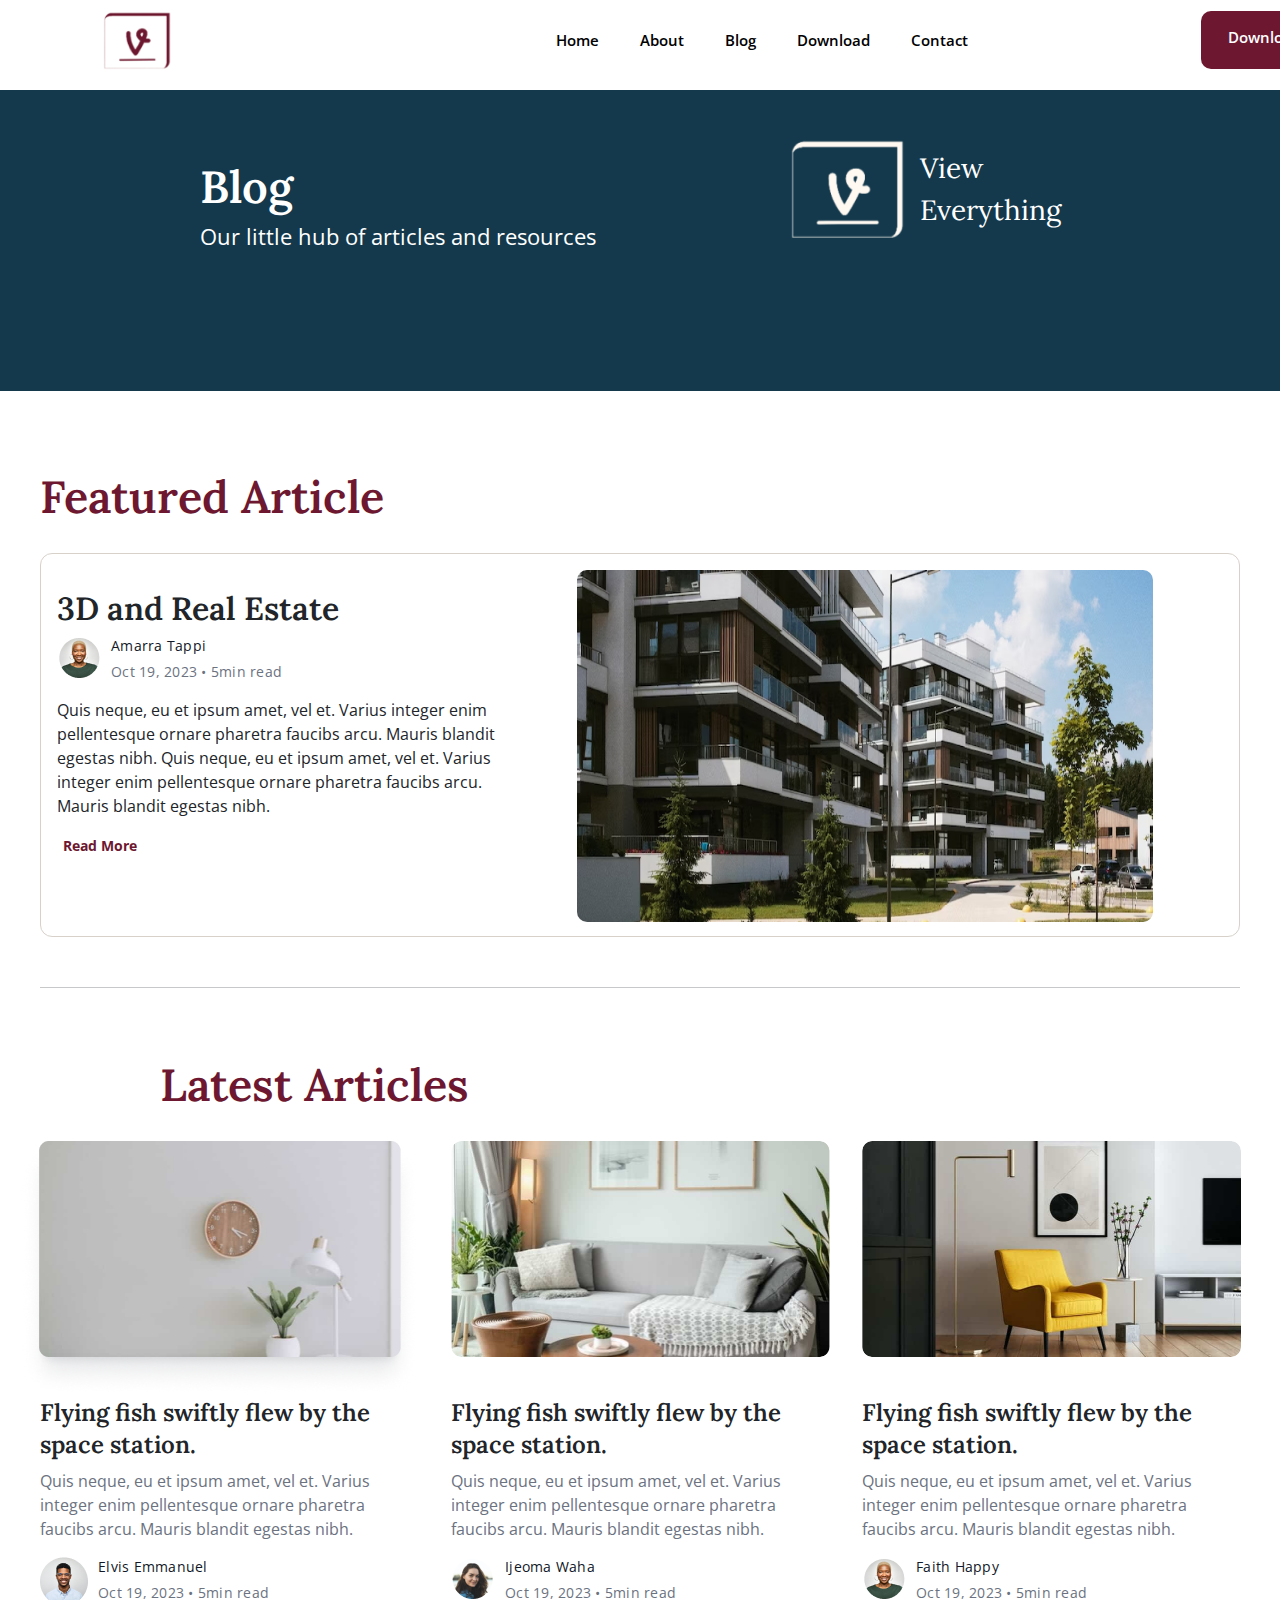
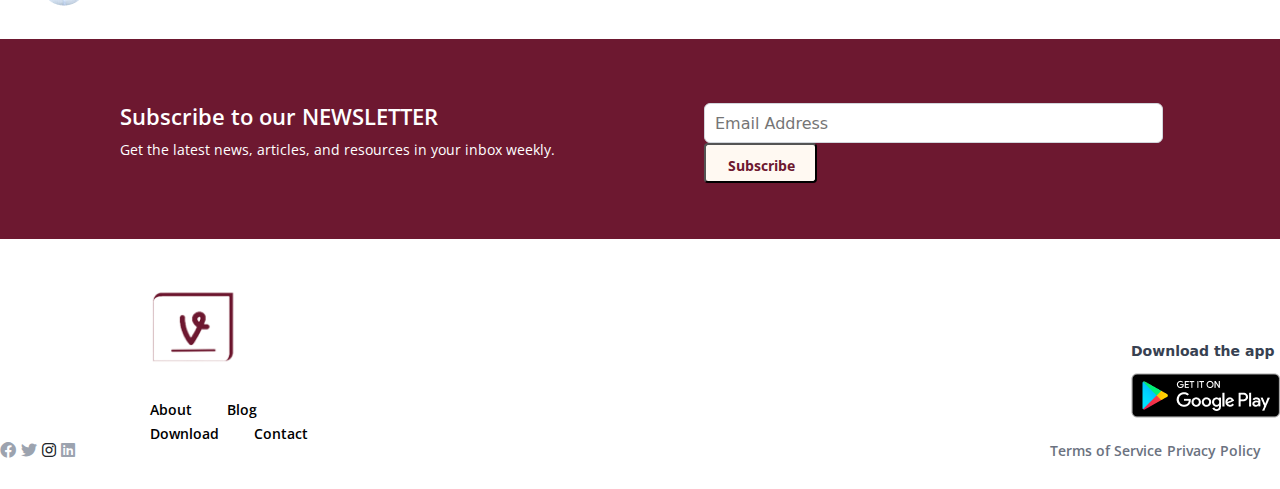
<file: blog.html>
<!DOCTYPE html>
<html lang="en">
<head>
    <meta charset="UTF-8">
    <meta name="viewport" content="width=device-width, initial-scale=1.0">
    <title>Blog Page</title>
    <link rel="stylesheet" href="blog.css">
    <link rel="stylesheet" href="Bootstrap/bootstrap-5.3.0-dist/css/bootstrap.css">
    <link rel="stylesheet" href="Font Awesome/css/all.css">
</head>
<body>
    
    <nav class="navbar navbar-expand-lg bg-body-light navv">
        <div class="container-fluid">
          <a class="navbar-brand logo-link" href="#"> <img src="/img/logo.png" alt="" class="logo"> </a>
          <button class="navbar-toggler" type="button" data-bs-toggle="collapse" data-bs-target="#navbarNav" aria-controls="navbarNav" aria-expanded="false" aria-label="Toggle navigation">
            <span class="navbar-toggler-icon"></span>
          </button>
          <div class="collapse navbar-collapse nav-content" id="navbarNav">
            <ul class="navbar-nav">
              <li class="nav-item">
                <a class="nav-link active navbar-link" aria-current="page" href="#">Home</a>
              </li>
              <li class="nav-item">
                <a class="nav-link active navbar-link" href="#">About</a>
              </li>
              <li class="nav-item ">
                <a class="nav-link active navbar-link" href="#">Blog</a>
              </li>
              <li class="nav-item">
                <a class="nav-link active navbar-link" href="#">Download</a>
              </li>
              <li class="nav-item">
                <a class="nav-link active navbar-link" href="#">Contact</a>
              </li>
          </ul>
          <span class="nav-item download-now">
              <a class="nav-link active navbar-link">Download Now</a>
          </span>
          </div>
        </div>
      </nav>

      <section class="about-viewe">

        <div class="container-view">
            <div class="about-view">
                <h1 class="view-head">
                    Blog
                </h1>
    
                <p class="view-content">
                    Our little hub of articles and resources
                </p>
            </div>
    
            <div class="view-blue">
                <p class="view-everything">
                    <img src="/img/image 37.png" alt="" class="blue-logo">
                </p>
                <span id="break-word"> View  Everything </span>
            </div>
        </div>

       
    </section>

    <section class="article-featured">

        <h1 class="article-head">Featured Article</h1>
        <div class="real-estate">
            <div class="estate-word">
                <h2 class="estate-real">3D and Real Estate</h2>
                <div class="author1">
                    <div class="author-image">
                        <img src="/img/Avatar4.png" alt="">
                    </div>
                    <div class="author-name">
                        <p class="tappi">Amarra Tappi</p>
                        <p class="pub-date">Oct 19, 2023 • 5min read </p>
                    </div>
                </div>
                <p class="estate-article">
                    Quis neque, eu et ipsum amet, vel et. Varius integer enim pellentesque ornare pharetra faucibs arcu. Mauris blandit egestas nibh. Quis neque, eu et ipsum amet, vel et. Varius integer enim pellentesque ornare pharetra faucibs arcu. Mauris blandit egestas nibh.
                </p>

                <button class="more-read"> Read More</button>
            </div>

            <div class="estate-pic">
                <img src="/img/image 39 (1).png" alt="" class="small-estate">
            </div>
        </div>
        <hr>
    </section>

    <section class="article-portal">
        <h2 class="latest-articles">Latest Articles</h2>

        <div class="fly-container">
            <div class="flying-news1">
            <img src="/img/Image.png" alt="" class="article1-pic">
                <h3 class="fly-head1">Flying fish swiftly flew by the space station.</h3>
                <p class="fly-article">Quis neque, eu et ipsum amet, vel et. Varius integer enim pellentesque ornare pharetra faucibs arcu. Mauris blandit egestas nibh.</p>
                <div class="author1">
                    <div class="author-image">
                        <img src="/img/Ellipse 1 (2).png" alt="">
                    </div>
                    <div class="author-name">
                        <p class="tappi">Elvis Emmanuel</p>
                        <p class="pub-date">Oct 19, 2023 • 5min read </p>
                    </div>
                </div>
            </div>
            <div class="flying-news2">
                <img src="/img/unsplash_OtXADkUh3-I.png" alt="" class="article2-pic">
                <h3 class="fly-head2">Flying fish swiftly flew by the space station.</h3>
                <p class="fly-article">Quis neque, eu et ipsum amet, vel et. Varius integer enim pellentesque ornare pharetra faucibs arcu. Mauris blandit egestas nibh.</p>
                <div class="author1">
                    <div class="author-image">
                        <img src="/img/Avatar3.png" alt="">
                    </div>
                    <div class="author-name">
                        <p class="tappi">Ijeoma Waha</p>
                        <p class="pub-date">Oct 19, 2023 • 5min read </p>
                    </div>
                </div>
            </div>
            <div class="flying-news3">
                <img src="/img/unsplash__HqHX3LBN18.png" alt="" class="article3-pic">
                <h3 class="fly-head3">Flying fish swiftly flew by the space station.</h3>
                <p class="fly-article">Quis neque, eu et ipsum amet, vel et. Varius integer enim pellentesque ornare pharetra faucibs arcu. Mauris blandit egestas nibh.</p>
                <div class="author1">
                    <div class="author-image">
                        <img src="/img/Avatar4.png" alt="">
                    </div>
                    <div class="author-name">
                        <p class="tappi">Faith Happy</p>
                        <p class="pub-date">Oct 19, 2023 • 5min read </p>
                    </div>
                </div>
            </div>
        </div>

     
    </section>

    
          
  <section class="newsletter">
    <div class="letter-news">
        <div class="subscribe">
          <h6 id="our-news"> Subscribe to our NEWSLETTER</h6>
          <p class="latest-news">
            Get the latest news, articles, and resources in your inbox weekly.
          </p>
        </div>
        <div class="intake">
          <input type="email" placeholder="Email Address" class="email-intake"> <button class="subscribe-btn"> Subscribe</button>
          
        </div>
    </div>
  </section>
  
  <div class="blog-links">
    <div class="download-contact">
      <img src="img/logo.png" alt="">
  
      <p class="about-links">
        <a href="#" class="about-link1"> About</a>
        <a href="#" class="about-link2"> Blog</a>
        <a href="#" class="about-link3"> Download</a>
        <a href="#" class="about-link4"> Contact</a>
      </p>
  
    </div>
  
    <div class="google-play">
      <a href="#" id="app-down"> Download the app</a> <br>
      <img src="/img/Store Badge.png" alt="" id="google-play-pic">
    </div>
  </div>
  
  <div class="icon-terms">
    <div class="icon">
      <i class="fa-brands fa-facebook" style="color: #9ca3af;"></i> <i class="fa-brands fa-twitter" style="color: #9ca3af;"></i> <i class="fa-brands fa-instagram"></i> <i class="fa-brands fa-linkedin" style="color: #9ca3af;"></i>
      
    </div>
    <div class="service-policy">
  <a href="#" id="terms-service">Terms of Service</a>
  <a href="#" id="privacy-policy">Privacy Policy</a>
    </div>
  </div>

      <script src="Bootstrap/bootstrap-5.3.0-dist/js/bootstrap.bundle.js"></script>
</body>
</html>
</file>
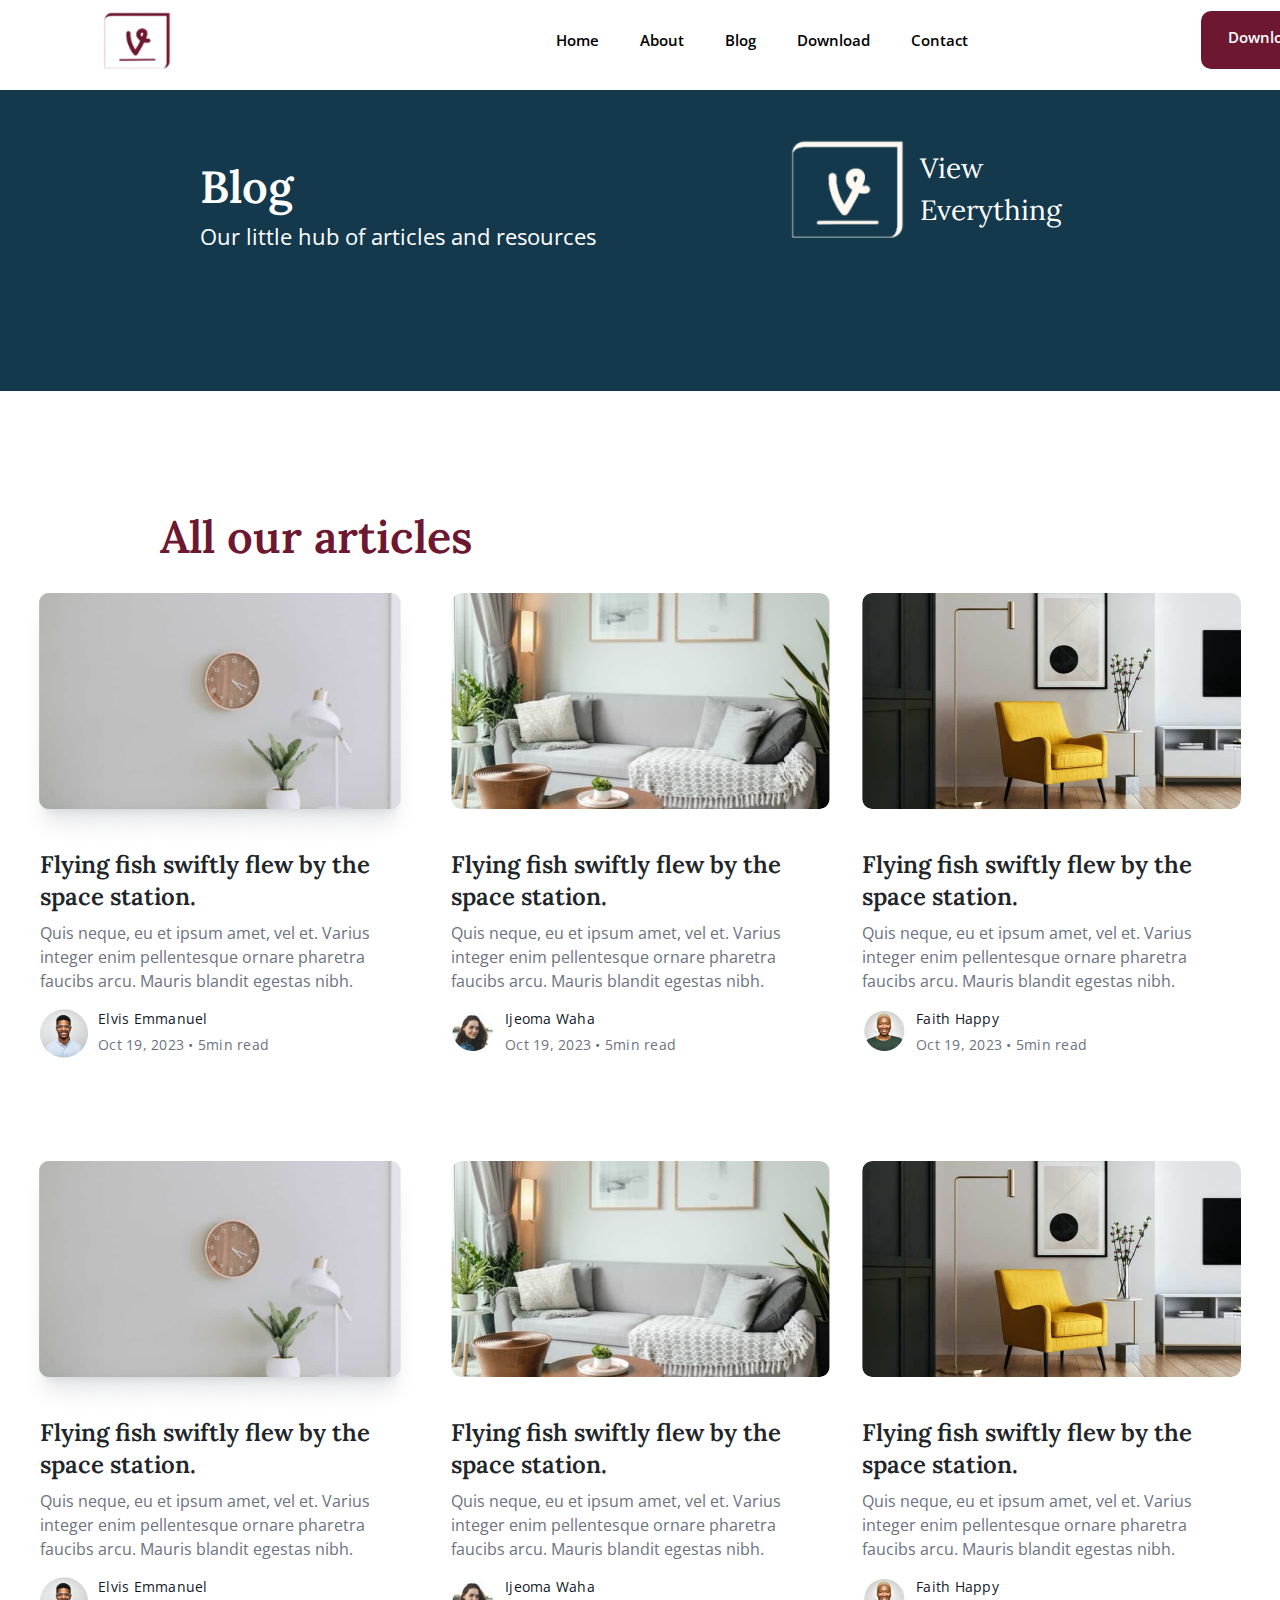
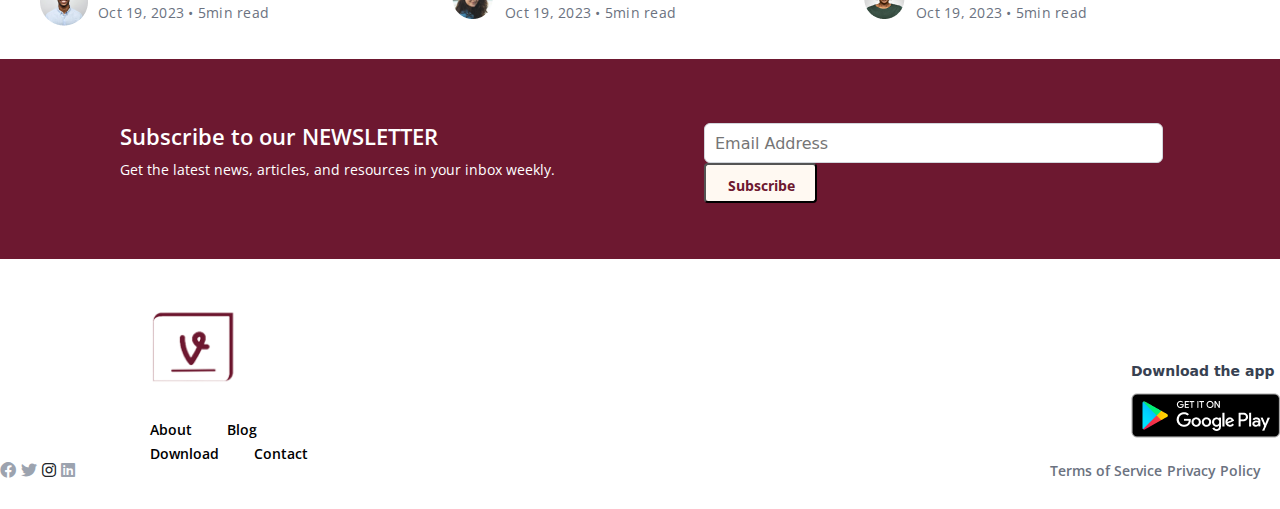
<file: blogb.html>
<!DOCTYPE html>
<html lang="en">
<head>
    <meta charset="UTF-8">
    <meta name="viewport" content="width=device-width, initial-scale=1.0">
    <title>Blog B Page</title>
    <link rel="stylesheet" href="blogb.css">
    <link rel="stylesheet" href="Font Awesome/css/all.css">
    <link rel="stylesheet" href="Bootstrap/bootstrap-5.3.0-dist/css/bootstrap.css">
</head>
<body>
    
    <nav class="navbar navbar-expand-lg bg-body-light navv">
        <div class="container-fluid">
          <a class="navbar-brand logo-link" href="#"> <img src="/img/logo.png" alt="" class="logo"> </a>
          <button class="navbar-toggler" type="button" data-bs-toggle="collapse" data-bs-target="#navbarNav" aria-controls="navbarNav" aria-expanded="false" aria-label="Toggle navigation">
            <span class="navbar-toggler-icon"></span>
          </button>
          <div class="collapse navbar-collapse nav-content" id="navbarNav">
            <ul class="navbar-nav">
              <li class="nav-item">
                <a class="nav-link active navbar-link" aria-current="page" href="#">Home</a>
              </li>
              <li class="nav-item">
                <a class="nav-link active navbar-link" href="#">About</a>
              </li>
              <li class="nav-item ">
                <a class="nav-link active navbar-link" href="#">Blog</a>
              </li>
              <li class="nav-item">
                <a class="nav-link active navbar-link" href="#">Download</a>
              </li>
              <li class="nav-item">
                <a class="nav-link active navbar-link" href="#">Contact</a>
              </li>
          </ul>
          <span class="nav-item download-now">
              <a class="nav-link active navbar-link">Download Now</a>
          </span>
          </div>
        </div>
      </nav>

      <section class="about-viewe">

        <div class="container-view">
            <div class="about-view">
                <h1 class="view-head">
                    Blog
                </h1>
    
                <p class="view-content">
                    Our little hub of articles and resources
                </p>
            </div>
    
            <div class="view-blue">
                <p class="view-everything">
                    <img src="/img/image 37.png" alt="" class="blue-logo">
                </p>
                <span id="break-word"> View  Everything </span>
            </div>
        </div>

       
    </section>



    <section class="article-portal">
        <h2 class="latest-articles">All our articles</h2>

        <div class="fly-container">
            <div class="flying-news1">
            <img src="/img/Image.png" alt="" class="article1-pic">
                <h3 class="fly-head1">Flying fish swiftly flew by the space station.</h3>
                <p class="fly-article">Quis neque, eu et ipsum amet, vel et. Varius integer enim pellentesque ornare pharetra faucibs arcu. Mauris blandit egestas nibh.</p>
                <div class="author1">
                    <div class="author-image">
                        <img src="/img/Ellipse 1 (2).png" alt="">
                    </div>
                    <div class="author-name">
                        <p class="tappi">Elvis Emmanuel</p>
                        <p class="pub-date">Oct 19, 2023 • 5min read </p>
                    </div>
                </div>
            </div>
            <div class="flying-news2">
                <img src="/img/unsplash_OtXADkUh3-I.png" alt="" class="article2-pic">
                <h3 class="fly-head2">Flying fish swiftly flew by the space station.</h3>
                <p class="fly-article">Quis neque, eu et ipsum amet, vel et. Varius integer enim pellentesque ornare pharetra faucibs arcu. Mauris blandit egestas nibh.</p>
                <div class="author1">
                    <div class="author-image">
                        <img src="/img/Avatar3.png" alt="">
                    </div>
                    <div class="author-name">
                        <p class="tappi">Ijeoma Waha</p>
                        <p class="pub-date">Oct 19, 2023 • 5min read </p>
                    </div>
                </div>
            </div>
            <div class="flying-news3">
                <img src="/img/unsplash__HqHX3LBN18.png" alt="" class="article3-pic">
                <h3 class="fly-head3">Flying fish swiftly flew by the space station.</h3>
                <p class="fly-article">Quis neque, eu et ipsum amet, vel et. Varius integer enim pellentesque ornare pharetra faucibs arcu. Mauris blandit egestas nibh.</p>
                <div class="author1">
                    <div class="author-image">
                        <img src="/img/Avatar4.png" alt="">
                    </div>
                    <div class="author-name">
                        <p class="tappi">Faith Happy</p>
                        <p class="pub-date">Oct 19, 2023 • 5min read </p>
                    </div>
                </div>
            </div>
        </div>

     
    </section>
    <section class="article-portal">
    

        <div class="fly-container">
            <div class="flying-news1">
            <img src="/img/Image.png" alt="" class="article1-pic">
                <h3 class="fly-head1">Flying fish swiftly flew by the space station.</h3>
                <p class="fly-article">Quis neque, eu et ipsum amet, vel et. Varius integer enim pellentesque ornare pharetra faucibs arcu. Mauris blandit egestas nibh.</p>
                <div class="author1">
                    <div class="author-image">
                        <img src="/img/Ellipse 1 (2).png" alt="">
                    </div>
                    <div class="author-name">
                        <p class="tappi">Elvis Emmanuel</p>
                        <p class="pub-date">Oct 19, 2023 • 5min read </p>
                    </div>
                </div>
            </div>
            <div class="flying-news2">
                <img src="/img/unsplash_OtXADkUh3-I.png" alt="" class="article2-pic">
                <h3 class="fly-head2">Flying fish swiftly flew by the space station.</h3>
                <p class="fly-article">Quis neque, eu et ipsum amet, vel et. Varius integer enim pellentesque ornare pharetra faucibs arcu. Mauris blandit egestas nibh.</p>
                <div class="author1">
                    <div class="author-image">
                        <img src="/img/Avatar3.png" alt="">
                    </div>
                    <div class="author-name">
                        <p class="tappi">Ijeoma Waha</p>
                        <p class="pub-date">Oct 19, 2023 • 5min read </p>
                    </div>
                </div>
            </div>
            <div class="flying-news3">
                <img src="/img/unsplash__HqHX3LBN18.png" alt="" class="article3-pic">
                <h3 class="fly-head3">Flying fish swiftly flew by the space station.</h3>
                <p class="fly-article">Quis neque, eu et ipsum amet, vel et. Varius integer enim pellentesque ornare pharetra faucibs arcu. Mauris blandit egestas nibh.</p>
                <div class="author1">
                    <div class="author-image">
                        <img src="/img/Avatar4.png" alt="">
                    </div>
                    <div class="author-name">
                        <p class="tappi">Faith Happy</p>
                        <p class="pub-date">Oct 19, 2023 • 5min read </p>
                    </div>
                </div>
            </div>
        </div>

     
    </section>

    
          
  <section class="newsletter">
    <div class="letter-news">
        <div class="subscribe">
          <h6 id="our-news"> Subscribe to our NEWSLETTER</h6>
          <p class="latest-news">
            Get the latest news, articles, and resources in your inbox weekly.
          </p>
        </div>
        <div class="intake">
          <input type="email" placeholder="Email Address" class="email-intake"> <button class="subscribe-btn"> Subscribe</button>
          
        </div>
    </div>
  </section>
  
  <div class="blog-links">
    <div class="download-contact">
      <img src="img/logo.png" alt="">
  
      <p class="about-links">
        <a href="#" class="about-link1"> About</a>
        <a href="#" class="about-link2"> Blog</a>
        <a href="#" class="about-link3"> Download</a>
        <a href="#" class="about-link4"> Contact</a>
      </p>
  
    </div>
  
    <div class="google-play">
      <a href="#" id="app-down"> Download the app</a> <br>
      <img src="/img/Store Badge.png" alt="" id="google-play-pic">
    </div>
  </div>
  
  <div class="icon-terms">
    <div class="icon">
      <i class="fa-brands fa-facebook" style="color: #9ca3af;"></i> <i class="fa-brands fa-twitter" style="color: #9ca3af;"></i> <i class="fa-brands fa-instagram"></i> <i class="fa-brands fa-linkedin" style="color: #9ca3af;"></i>
    </div>
    <div class="service-policy">
  <a href="#" id="terms-service">Terms of Service</a>
  <a href="#" id="privacy-policy">Privacy Policy</a>
    </div>
  </div>

      <script src="Bootstrap/bootstrap-5.3.0-dist/js/bootstrap.bundle.js"></script>
</body>
</html>
</file>
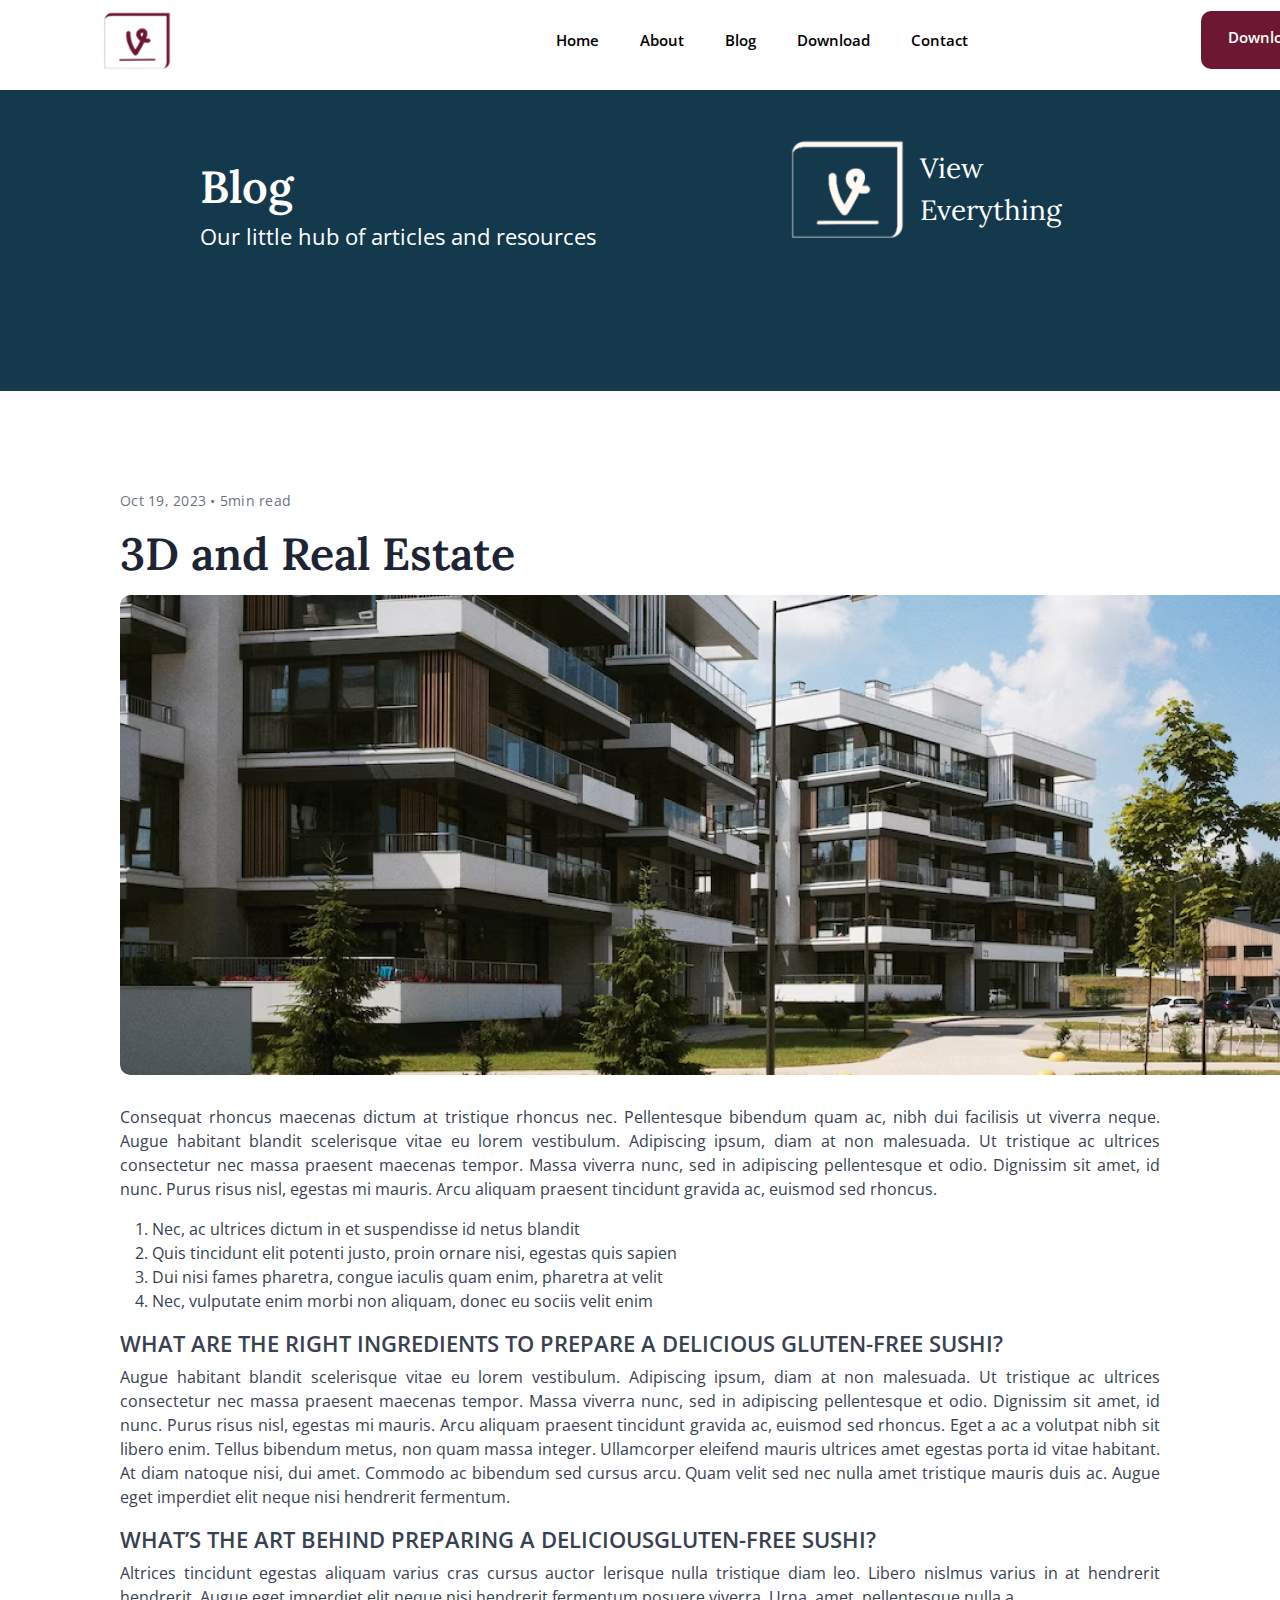
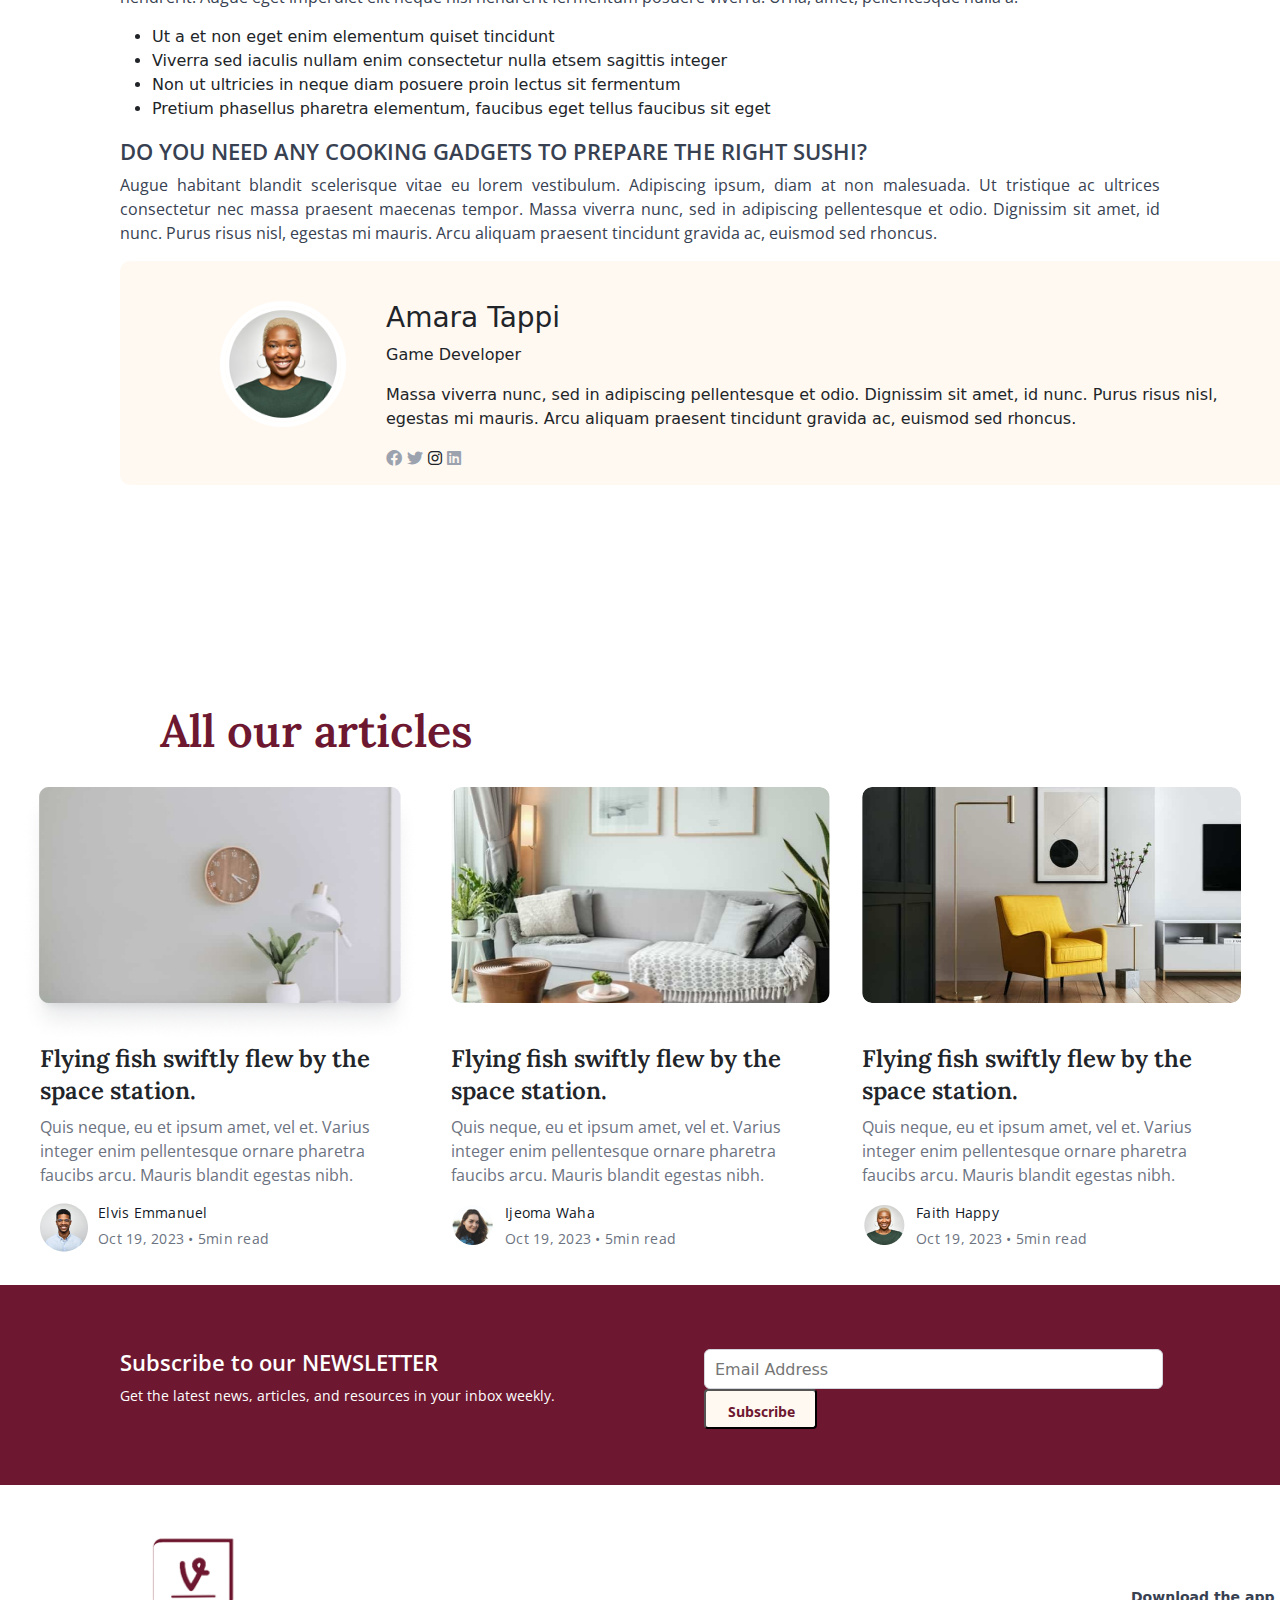
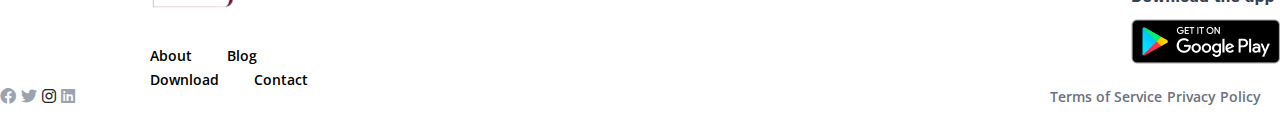
<file: blogc.html>
<!DOCTYPE html>
<html lang="en">
<head>
    <meta charset="UTF-8">
    <meta name="viewport" content="width=device-width, initial-scale=1.0">
    <title>Article Page</title>
    <link rel="stylesheet" href="Bootstrap/bootstrap-5.3.0-dist/css/bootstrap.css">
    <link rel="stylesheet" href="Font Awesome/css/all.css">
    <link rel="stylesheet" href="blogc.css">
</head>
<body>
    <nav class="navbar navbar-expand-lg bg-body-light navv">
        <div class="container-fluid">
          <a class="navbar-brand logo-link" href="#"> <img src="/img/logo.png" alt="" class="logo"> </a>
          <button class="navbar-toggler" type="button" data-bs-toggle="collapse" data-bs-target="#navbarNav" aria-controls="navbarNav" aria-expanded="false" aria-label="Toggle navigation">
            <span class="navbar-toggler-icon"></span>
          </button>
          <div class="collapse navbar-collapse nav-content" id="navbarNav">
            <ul class="navbar-nav">
              <li class="nav-item">
                <a class="nav-link active navbar-link" aria-current="page" href="#">Home</a>
              </li>
              <li class="nav-item">
                <a class="nav-link active navbar-link" href="#">About</a>
              </li>
              <li class="nav-item ">
                <a class="nav-link active navbar-link" href="blog.html">Blog</a>
              </li>
              <li class="nav-item">
                <a class="nav-link active navbar-link" href="#">Download</a>
              </li>
              <li class="nav-item">
                <a class="nav-link active navbar-link" href="#">Contact</a>
              </li>
          </ul>
          <span class="nav-item download-now">
              <a class="nav-link active navbar-link">Download Now</a>
          </span>
          </div>
        </div>
      </nav>

      <section class="about-viewe">

        <div class="container-view">
            <div class="about-view">
                <h1 class="view-head">
                    Blog
                </h1>
    
                <p class="view-content">
                    Our little hub of articles and resources
                </p>
            </div>
    
            <div class="view-blue">
                <p class="view-everything">
                    <img src="/img/image 37.png" alt="" class="blue-logo">
                </p>
                <span id="break-word"> View  Everything </span>
            </div>
        </div>

       
    </section>

    <section class="main-article">
    <p class="pub-time"> Oct 19, 2023 • 5min read 

        <h1 class="estate-head"> 3D and Real Estate</h1>
    </p>

    <img src="/img/image 39 (1).png" alt="" class="big-estate">

    <p class="word-articulated">
        Consequat rhoncus maecenas dictum at tristique rhoncus nec. Pellentesque bibendum quam ac, nibh dui facilisis ut viverra neque. Augue habitant blandit scelerisque vitae eu lorem vestibulum. Adipiscing ipsum, diam at non malesuada. Ut tristique ac ultrices consectetur nec massa praesent maecenas tempor. Massa viverra nunc, sed in adipiscing pellentesque et odio. Dignissim sit amet, id nunc. Purus risus nisl, egestas mi mauris. Arcu aliquam praesent tincidunt gravida ac, euismod sed rhoncus.
    </p>

    <ol class="numbered-list">
        <li> Nec, ac ultrices dictum in et suspendisse id netus blandit</li>
        <li>Quis tincidunt elit potenti justo, proin ornare nisi, egestas quis sapien</li>
        <li>Dui nisi fames pharetra, congue iaculis quam enim, pharetra at velit</li>
        <li>Nec, vulputate enim morbi non aliquam, donec eu sociis velit enim</li>
    </ol>

    <h2 class="header">WHAT ARE THE RIGHT INGREDIENTS TO PREPARE A DELICIOUS GLUTEN-FREE SUSHI?</h2>

    <p class="word-articulated">Augue habitant blandit scelerisque vitae eu lorem vestibulum. Adipiscing ipsum, diam at non malesuada. Ut tristique ac ultrices consectetur nec massa praesent maecenas tempor. Massa viverra nunc, sed in adipiscing pellentesque et odio. Dignissim sit amet, id nunc. Purus risus nisl, egestas mi mauris. Arcu aliquam praesent tincidunt gravida ac, euismod sed rhoncus.
        Eget a ac a volutpat nibh sit libero enim. Tellus bibendum metus, non quam massa integer. Ullamcorper eleifend mauris ultrices amet egestas porta id vitae habitant. At diam natoque nisi, dui amet. Commodo ac bibendum sed cursus arcu. Quam velit sed nec nulla amet tristique mauris duis ac.
        Augue eget imperdiet elit neque nisi hendrerit fermentum.</p>

    <h2 class="header">WHAT’S THE ART BEHIND PREPARING A DELICIOUSGLUTEN-FREE SUSHI?</h2>

    <p class="word-articulated"> Altrices tincidunt egestas aliquam varius cras cursus auctor lerisque nulla tristique diam leo. Libero nislmus varius in at hendrerit hendrerit. Augue eget imperdiet elit neque nisi hendrerit fermentum posuere viverra. Urna, amet, pellentesque nulla a.</p>

    <ul class="bulleted list">
        <li>Ut a et non eget enim elementum quiset tincidunt</li>
        <li> Viverra sed iaculis nullam enim consectetur nulla etsem sagittis integer</li>
        <li> Non ut ultricies in neque diam posuere proin lectus sit fermentum</li>
        <li> Pretium phasellus pharetra elementum, faucibus eget tellus faucibus sit eget</li>
    </ul>
    
    <h2 class="header"> DO YOU NEED ANY COOKING GADGETS TO PREPARE THE RIGHT SUSHI?</h2>

    <p class="word-articulated">Augue habitant blandit scelerisque vitae eu lorem vestibulum. Adipiscing ipsum, diam at non malesuada. Ut tristique ac ultrices consectetur nec massa praesent maecenas tempor. Massa viverra nunc, sed in adipiscing pellentesque et odio. Dignissim sit amet, id nunc. Purus risus nisl, egestas mi mauris. Arcu aliquam praesent tincidunt gravida ac, euismod sed rhoncus.</p>
        

    <div class="game-developer">
      <div class="game-pic">
        <img src="/img/Avatar5.png" alt="" class="tappi-pic">
      </div>
      <div class="game-profile">
        <h3>Amara Tappi</h3>
        <p>Game Developer</p>
        <p>Massa viverra nunc, sed in adipiscing pellentesque et odio. Dignissim sit amet, id nunc. Purus risus nisl, egestas mi mauris. Arcu aliquam praesent tincidunt gravida ac, euismod sed rhoncus.</p>

        <i class="fa-brands fa-facebook" style="color: #9ca3af;"></i> <i class="fa-brands fa-twitter" style="color: #9ca3af;"></i> <i class="fa-brands fa-instagram"></i> <i class="fa-brands fa-linkedin" style="color: #9ca3af;"></i>
      
      </div>
    </div>
    </section>

    <section class="article-portal">
      <h2 class="latest-articles">All our articles</h2>

      <div class="fly-container">
          <div class="flying-news1">
          <img src="/img/Image.png" alt="" class="article1-pic">
              <h3 class="fly-head1">Flying fish swiftly flew by the space station.</h3>
              <p class="fly-article">Quis neque, eu et ipsum amet, vel et. Varius integer enim pellentesque ornare pharetra faucibs arcu. Mauris blandit egestas nibh.</p>
              <div class="author1">
                  <div class="author-image">
                      <img src="/img/Ellipse 1 (2).png" alt="">
                  </div>
                  <div class="author-name">
                      <p class="tappi">Elvis Emmanuel</p>
                      <p class="pub-date">Oct 19, 2023 • 5min read </p>
                  </div>
              </div>
          </div>
          <div class="flying-news2">
              <img src="/img/unsplash_OtXADkUh3-I.png" alt="" class="article2-pic">
              <h3 class="fly-head2">Flying fish swiftly flew by the space station.</h3>
              <p class="fly-article">Quis neque, eu et ipsum amet, vel et. Varius integer enim pellentesque ornare pharetra faucibs arcu. Mauris blandit egestas nibh.</p>
              <div class="author1">
                  <div class="author-image">
                      <img src="/img/Avatar3.png" alt="">
                  </div>
                  <div class="author-name">
                      <p class="tappi">Ijeoma Waha</p>
                      <p class="pub-date">Oct 19, 2023 • 5min read </p>
                  </div>
              </div>
          </div>
          <div class="flying-news3">
              <img src="/img/unsplash__HqHX3LBN18.png" alt="" class="article3-pic">
              <h3 class="fly-head3">Flying fish swiftly flew by the space station.</h3>
              <p class="fly-article">Quis neque, eu et ipsum amet, vel et. Varius integer enim pellentesque ornare pharetra faucibs arcu. Mauris blandit egestas nibh.</p>
              <div class="author1">
                  <div class="author-image">
                      <img src="/img/Avatar4.png" alt="">
                  </div>
                  <div class="author-name">
                      <p class="tappi">Faith Happy</p>
                      <p class="pub-date">Oct 19, 2023 • 5min read </p>
                  </div>
              </div>
          </div>
      </div>

   
  </section>

           
  <section class="newsletter">
    <div class="letter-news">
        <div class="subscribe">
          <h6 id="our-news"> Subscribe to our NEWSLETTER</h6>
          <p class="latest-news">
            Get the latest news, articles, and resources in your inbox weekly.
          </p>
        </div>
        <div class="intake">
          <input type="email" placeholder="Email Address" class="email-intake"> <button class="subscribe-btn"> Subscribe</button>
          
        </div>
    </div>
  </section>
  
  <div class="blog-links">
    <div class="download-contact">
      <img src="img/logo.png" alt="">
  
      <p class="about-links">
        <a href="#" class="about-link1"> About</a>
        <a href="#" class="about-link2"> Blog</a>
        <a href="#" class="about-link3"> Download</a>
        <a href="#" class="about-link4"> Contact</a>
      </p>
  
    </div>
  
    <div class="google-play">
      <a href="#" id="app-down"> Download the app</a> <br>
      <img src="/img/Store Badge.png" alt="" id="google-play-pic">
    </div>
  </div>
  
  <div class="icon-terms">
    <div class="icon">
      <i class="fa-brands fa-facebook" style="color: #9ca3af;"></i> <i class="fa-brands fa-twitter" style="color: #9ca3af;"></i> <i class="fa-brands fa-instagram"></i> <i class="fa-brands fa-linkedin" style="color: #9ca3af;"></i>
    </div>
    <div class="service-policy">
  <a href="#" id="terms-service">Terms of Service</a>
  <a href="#" id="privacy-policy">Privacy Policy</a>
    </div>
  </div>


</body>
</html>
</file>
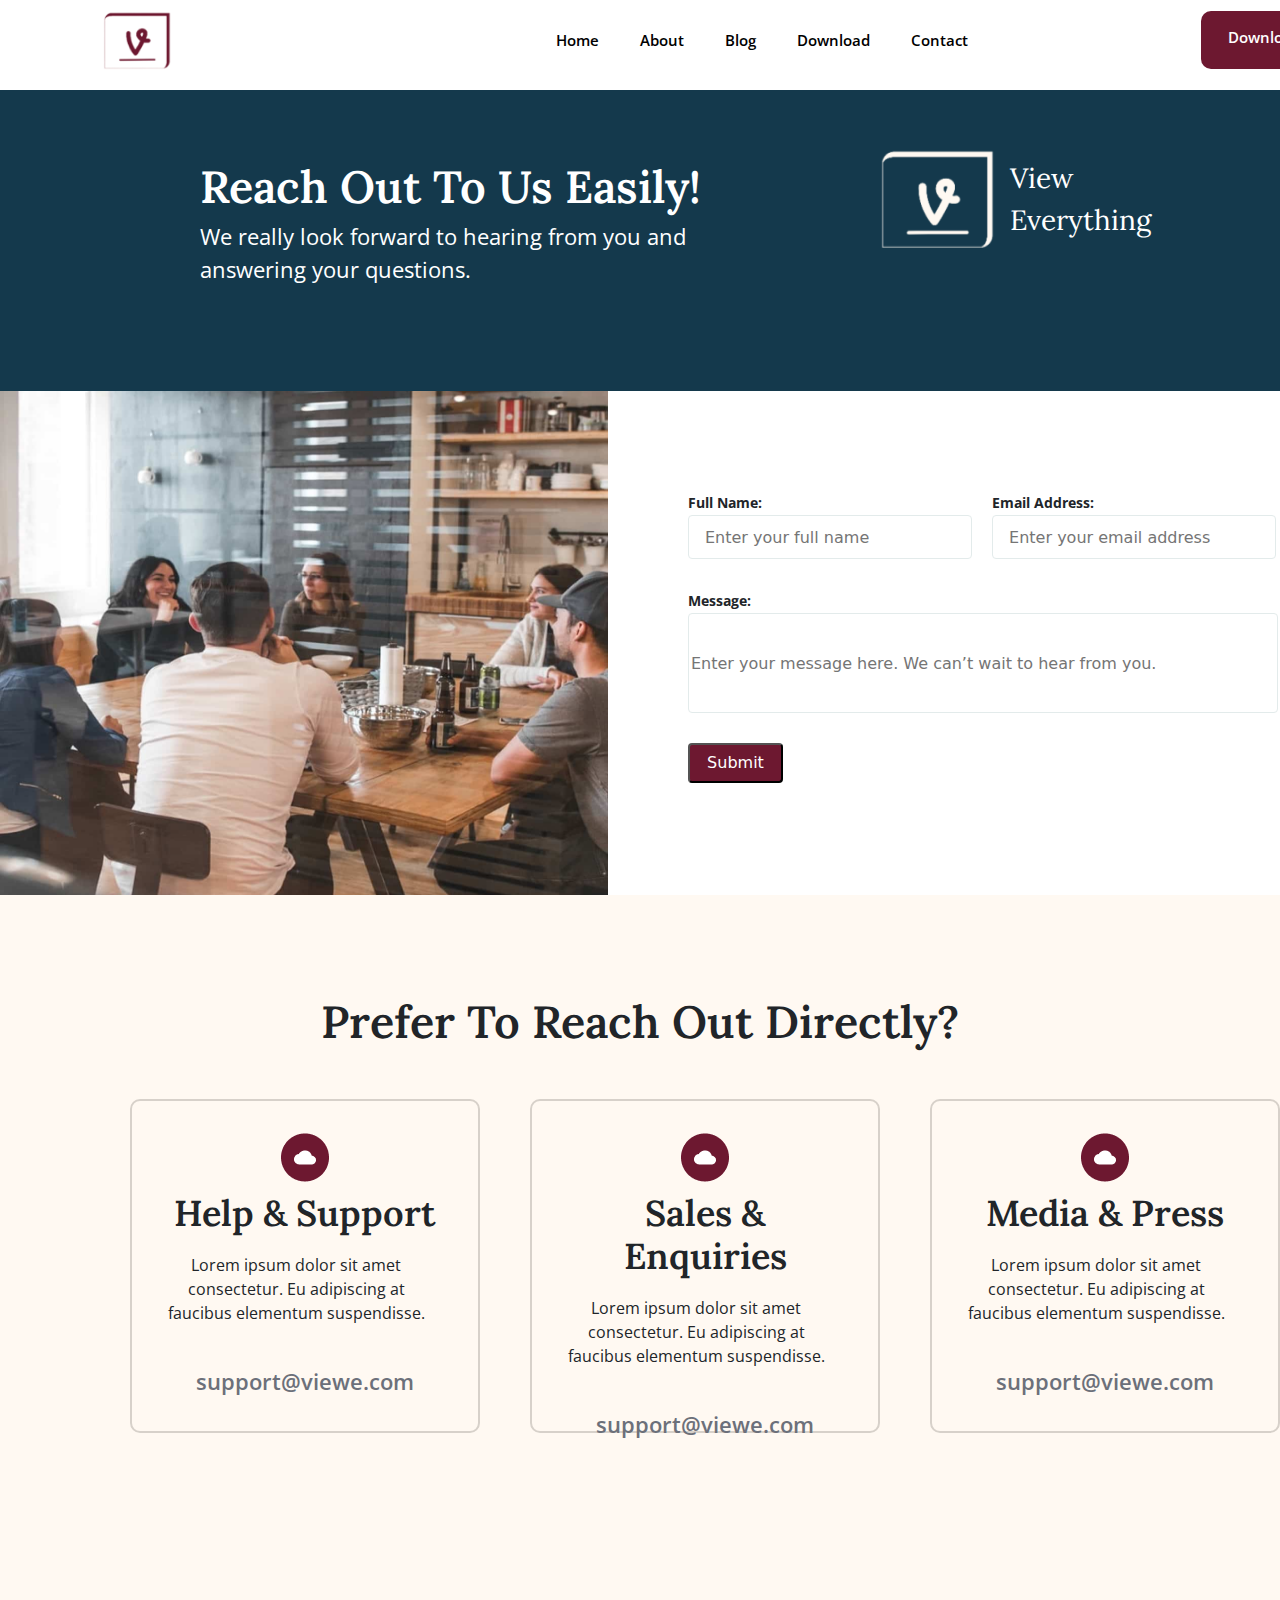
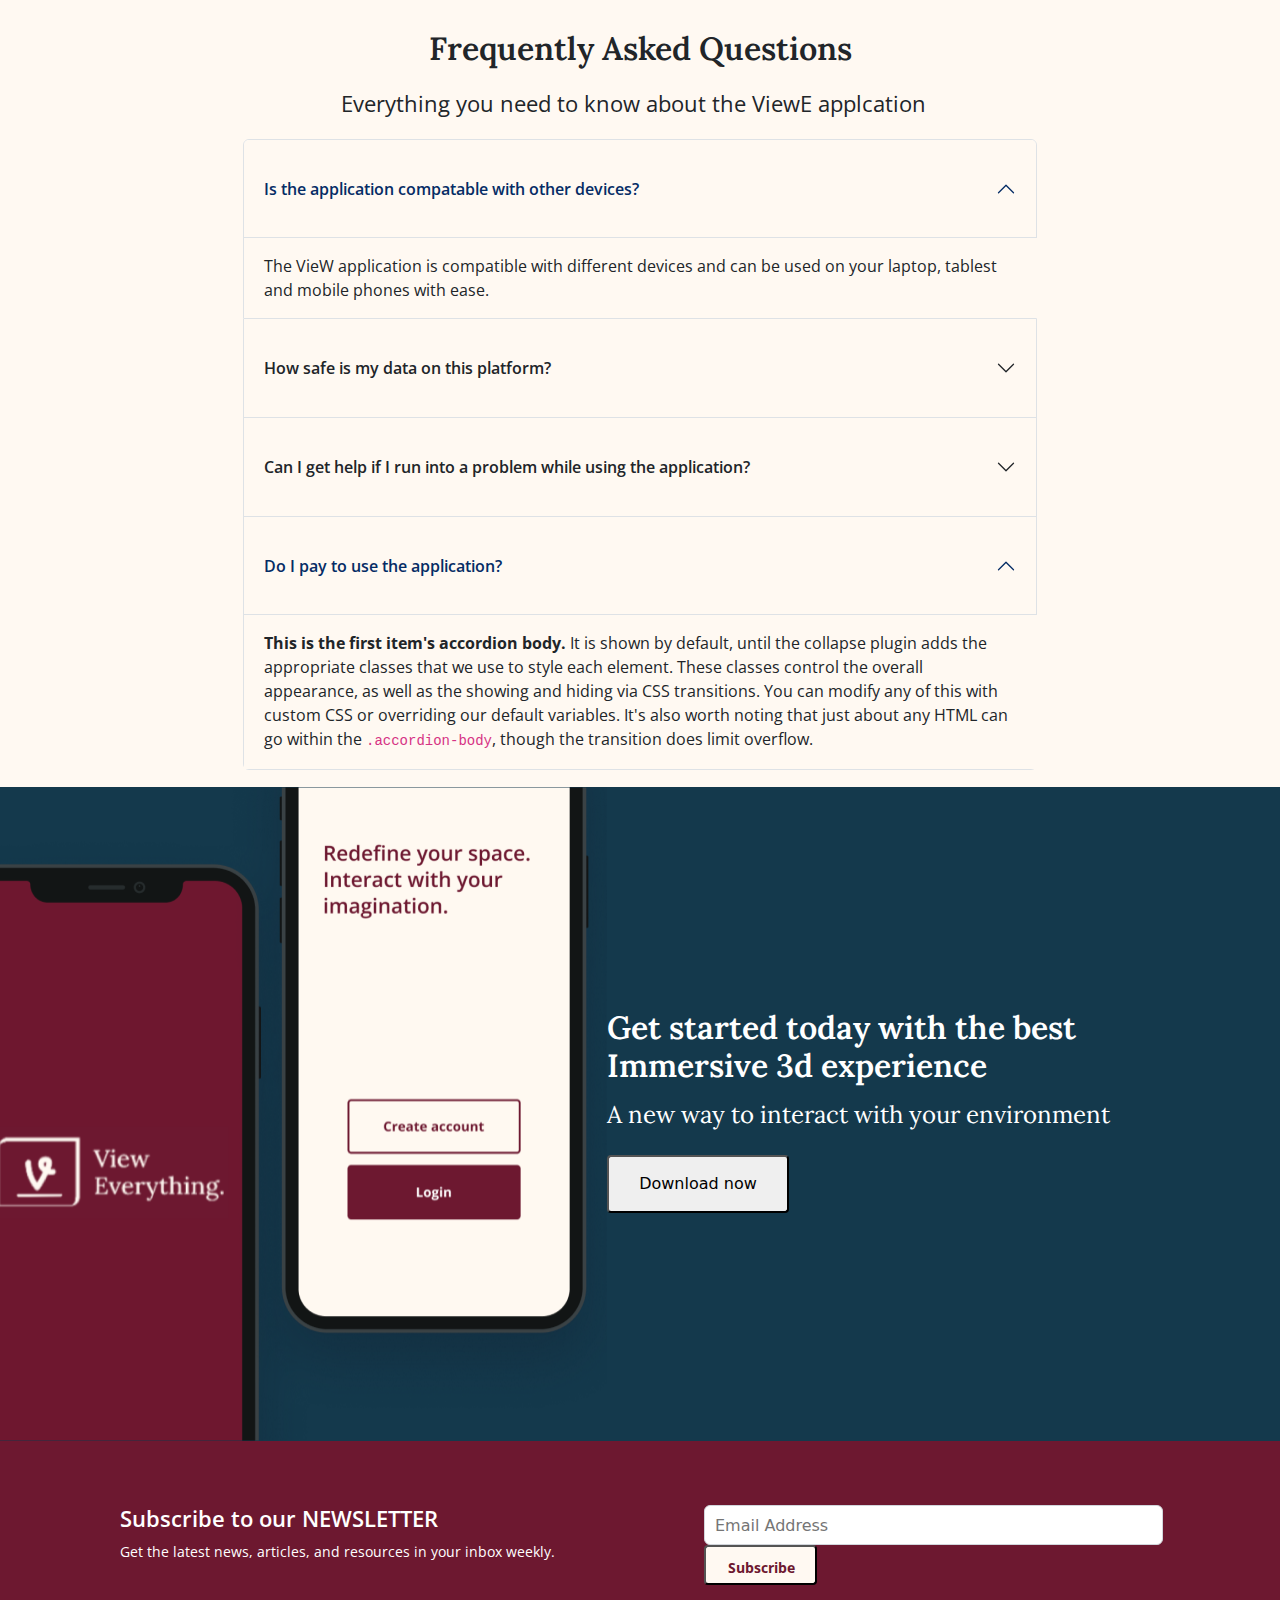
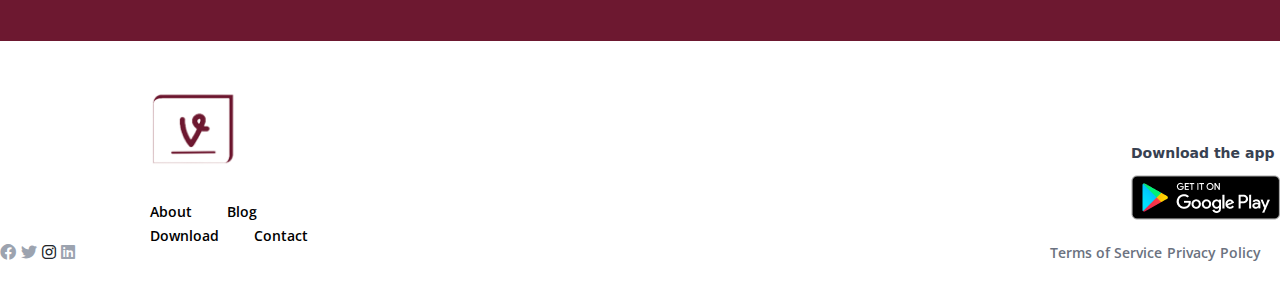
<file: contact.html>
<!DOCTYPE html>
<html lang="en">
<head>
    <meta charset="UTF-8">
    <meta name="viewport" content="width=device-width, initial-scale=1.0">
    <title>Contact Us</title>
    <link rel="stylesheet" href="contact.css">
    <link rel="stylesheet" href="Bootstrap/bootstrap-5.3.0-dist/css/bootstrap.css">
    <link rel="stylesheet" href="Font Awesome/css/all.css">
</head>
<body>
    
    <nav class="navbar navbar-expand-lg bg-body-light navv">
        <div class="container-fluid">
          <a class="navbar-brand logo-link" href="#"> <img src="/img/logo.png" alt="" class="logo"> </a>
          <button class="navbar-toggler" type="button" data-bs-toggle="collapse" data-bs-target="#navbarNav" aria-controls="navbarNav" aria-expanded="false" aria-label="Toggle navigation">
            <span class="navbar-toggler-icon"></span>
          </button>
          <div class="collapse navbar-collapse nav-content" id="navbarNav">
            <ul class="navbar-nav">
              <li class="nav-item">
                <a class="nav-link active navbar-link" aria-current="page" href="#">Home</a>
              </li>
              <li class="nav-item">
                <a class="nav-link active navbar-link" href="#">About</a>
              </li>
              <li class="nav-item ">
                <a class="nav-link active navbar-link" href="#">Blog</a>
              </li>
              <li class="nav-item">
                <a class="nav-link active navbar-link" href="#">Download</a>
              </li>
              <li class="nav-item">
                <a class="nav-link active navbar-link" href="#">Contact</a>
              </li>
          </ul>
          <span class="nav-item download-now">
              <a class="nav-link active navbar-link">Download Now</a>
          </span>
          </div>
        </div>
      </nav>

    
    <section class="about-viewe">

        <div class="container-view">
            <div class="about-view">
                <h1 class="view-head">
                    Reach Out To Us Easily!
                </h1>
    
                <p class="view-content">
                    We really look forward to hearing from you and answering your questions.
                </p>
            </div>
    
            <div class="view-blue">
                <p class="view-everything">
                    <img src="/img/image 37.png" alt="" class="blue-logo">
                </p>
                <span id="break-word"> View  Everything </span>
            </div>
        </div>

       
    </section>

    <section>
        <div class="details">
            <div class="detail-pic">
                <img src="/img/detailed-pic.png" alt="" class="contact-pic">
            </div>

            <div class="detail-form">
            <form action="" class="info-capture">
                <label for="Full-Name"> <p class="f-name"> Full Name: </p> <br>  <input type="text" placeholder="Enter your full name" class="full-name"></label>
               
                <label for="email-address"> <p class="f-name">Email Address: </p> <br> <input type="text" placeholder="Enter your email address" class="email-address"></label> <br>
               
                <label for="message"> <p class="f-name">Message: </p> <br>  <input placeholder="Enter your message here. We can’t wait to hear from you." class="messenger"></input> <br>
                
                <button class="submit-btn"> Submit </button>
               

            </form>
            </div>
        </div>
    </section>

    <section class="reach-us">
        <h3 class="reach-quickly"> Prefer To Reach Out Directly?</h3>

        <div class="contact-details">
            <div class="help-support">
                <img src="/img/Frame 40566.png" alt="">
                <h4 class="contact-head">Help & Support</h4>
                <p class="contact-message">Lorem ipsum dolor sit amet consectetur. Eu adipiscing at faucibus elementum suspendisse. </p>

                <p><a href="#" class="contact-mail"> support@viewe.com</a> </p>
            </div>

            <div class="sales-enquiries">
                <img src="/img/Frame 40566.png" alt="">
                <h4 class="contact-head">Sales & Enquiries</h4>
                <p class="contact-message">Lorem ipsum dolor sit amet consectetur. Eu adipiscing at faucibus elementum suspendisse. </p>
                <p> <a href="#" class="contact-mail">support@viewe.com </a> </p>
            </div>

            <div class="media-press">
                <img src="/img/Frame 40566.png" alt="">
                <h4 class="contact-head">Media & Press</h4>
                <p class="contact-message">Lorem ipsum dolor sit amet consectetur. Eu adipiscing at faucibus elementum suspendisse. </p>
                <p> <a href="#" class="contact-mail"> support@viewe.com </a> </p>
            </div>
        </div>
    </section>

    <section class="faq">

        <div class="faquestions">
          <h4 class="faq-head">Frequently Asked Questions</h4>
          <p class="faq-direction">Everything you need to know about the ViewE applcation</p>
        </div>
  
        <div class="accordion faq-accord" id="accordionExample">
          <div class="accordion-item">
            <h2 class="accordion-header">
              <button class="accordion-button accord-head" type="button" data-bs-toggle="collapse" data-bs-target="#collapseOne" aria-expanded="true" aria-controls="collapseOne" id="button-accordion">
                Is the application compatable with other devices?
              </button>
            </h2>
            <div id="collapseOne" class="accordion-collapse collapse show" data-bs-parent="#accordionExample">
              <div class="accordion-body accordion-content">
                The VieW application is compatible with different devices and can be used on your laptop, tablest and mobile phones with ease.
              </div>
            </div>
          </div> 
          <div class="accordion-item">
            <h2 class="accordion-header">
              <button class="accordion-button collapsed accord-head " type="button" data-bs-toggle="collapse" data-bs-target="#collapseTwo" aria-expanded="false" aria-controls="collapseTwo" id="button-accordion">
                How safe is my data on this platform?
              </button>
            </h2>
            <div id="collapseTwo" class="accordion-collapse collapse" data-bs-parent="#accordionExample">
              <div class="accordion-body accordion-content">
                <strong>This is the second item's accordion body.</strong> It is hidden by default, until the collapse plugin adds the appropriate classes that we use to style each element. These classes control the overall appearance, as well as the showing and hiding via CSS transitions. You can modify any of this with custom CSS or overriding our default variables. It's also worth noting that just about any HTML can go within the <code>.accordion-body</code>, though the transition does limit overflow.
              </div>
            </div>
          </div>
          <div class="accordion-item">
            <h2 class="accordion-header">
              <button class="accordion-button collapsed accord-head" type="button" data-bs-toggle="collapse" data-bs-target="#collapseThree" aria-expanded="false" aria-controls="collapseThree" id="button-accordion">
                Can I get help if I run into a problem while using the application?
              </button>
            </h2>
            <div id="collapseThree" class="accordion-collapse collapse" data-bs-parent="#accordionExample">
              <div class="accordion-body accordion-content">
                <strong>This is the third item's accordion body.</strong> It is hidden by default, until the collapse plugin adds the appropriate classes that we use to style each element. These classes control the overall appearance, as well as the showing and hiding via CSS transitions. You can modify any of this with custom CSS or overriding our default variables. It's also worth noting that just about any HTML can go within the <code>.accordion-body</code>, though the transition does limit overflow.
              </div>
            </div>
          </div>
          <div class="accordion-item">
            <h2 class="accordion-header">
              <button class="accordion-button accord-head" type="button" data-bs-toggle="collapse" data-bs-target="#panelsStayOpen-collapseOne" aria-expanded="true" aria-controls="panelsStayOpen-collapseOne" id="button-accordion">
                Do I pay to use the application?
              </button>
            </h2>
            <div id="panelsStayOpen-collapseOne" class="accordion-collapse collapse show">
              <div class="accordion-body accordion-content">
                <strong>This is the first item's accordion body.</strong> It is shown by default, until the collapse plugin adds the appropriate classes that we use to style each element. These classes control the overall appearance, as well as the showing and hiding via CSS transitions. You can modify any of this with custom CSS or overriding our default variables. It's also worth noting that just about any HTML can go within the <code>.accordion-body</code>, though the transition does limit overflow.
              </div>
            </div>
          </div>
        </div>
      </section>

      <section>

        <div class="immersive">
      
          <div class="d-pic">
            <img src="/img/image 14.png" alt="" id="upside">
          </div>
      
         
      
          <div class="d-word">
            <h4 class="get-started">
              Get started today with the best Immersive 3d experience
            </h4>
        
            <p class="environ">
              A new way to interact with your environment
            </p>
        
            <button class="down-load">Download now</button>
          </div>
         
      
        </div>
      </section>

         
    <section class="newsletter">
        <div class="letter-news">
            <div class="subscribe">
              <h6 id="our-news"> Subscribe to our NEWSLETTER</h6>
              <p class="latest-news">
                Get the latest news, articles, and resources in your inbox weekly.
              </p>
            </div>
            <div class="intake">
              <input type="email" placeholder="Email Address" class="email-intake"> <button class="subscribe-btn"> Subscribe</button>
              
            </div>
        </div>
      </section>
      
      <div class="blog-links">
        <div class="download-contact">
          <img src="img/logo.png" alt="">
      
          <p class="about-links">
            <a href="#" class="about-link1"> About</a>
            <a href="#" class="about-link2"> Blog</a>
            <a href="#" class="about-link3"> Download</a>
            <a href="#" class="about-link4"> Contact</a>
          </p>
      
        </div>
      
        <div class="google-play">
          <a href="#" id="app-down"> Download the app</a> <br>
          <img src="/img/Store Badge.png" alt="" id="google-play-pic">
        </div>
      </div>
      
      <div class="icon-terms">
        <div class="icon">
          <i class="fa-brands fa-facebook" style="color: #9ca3af;"></i> <i class="fa-brands fa-twitter" style="color: #9ca3af;"></i> <i class="fa-brands fa-instagram"></i> <i class="fa-brands fa-linkedin" style="color: #9ca3af;"></i>
        </div>
        <div class="service-policy">
      <a href="#" id="terms-service">Terms of Service</a>
      <a href="#" id="privacy-policy">Privacy Policy</a>
        </div>
      </div>

</body>
</html>
</file>
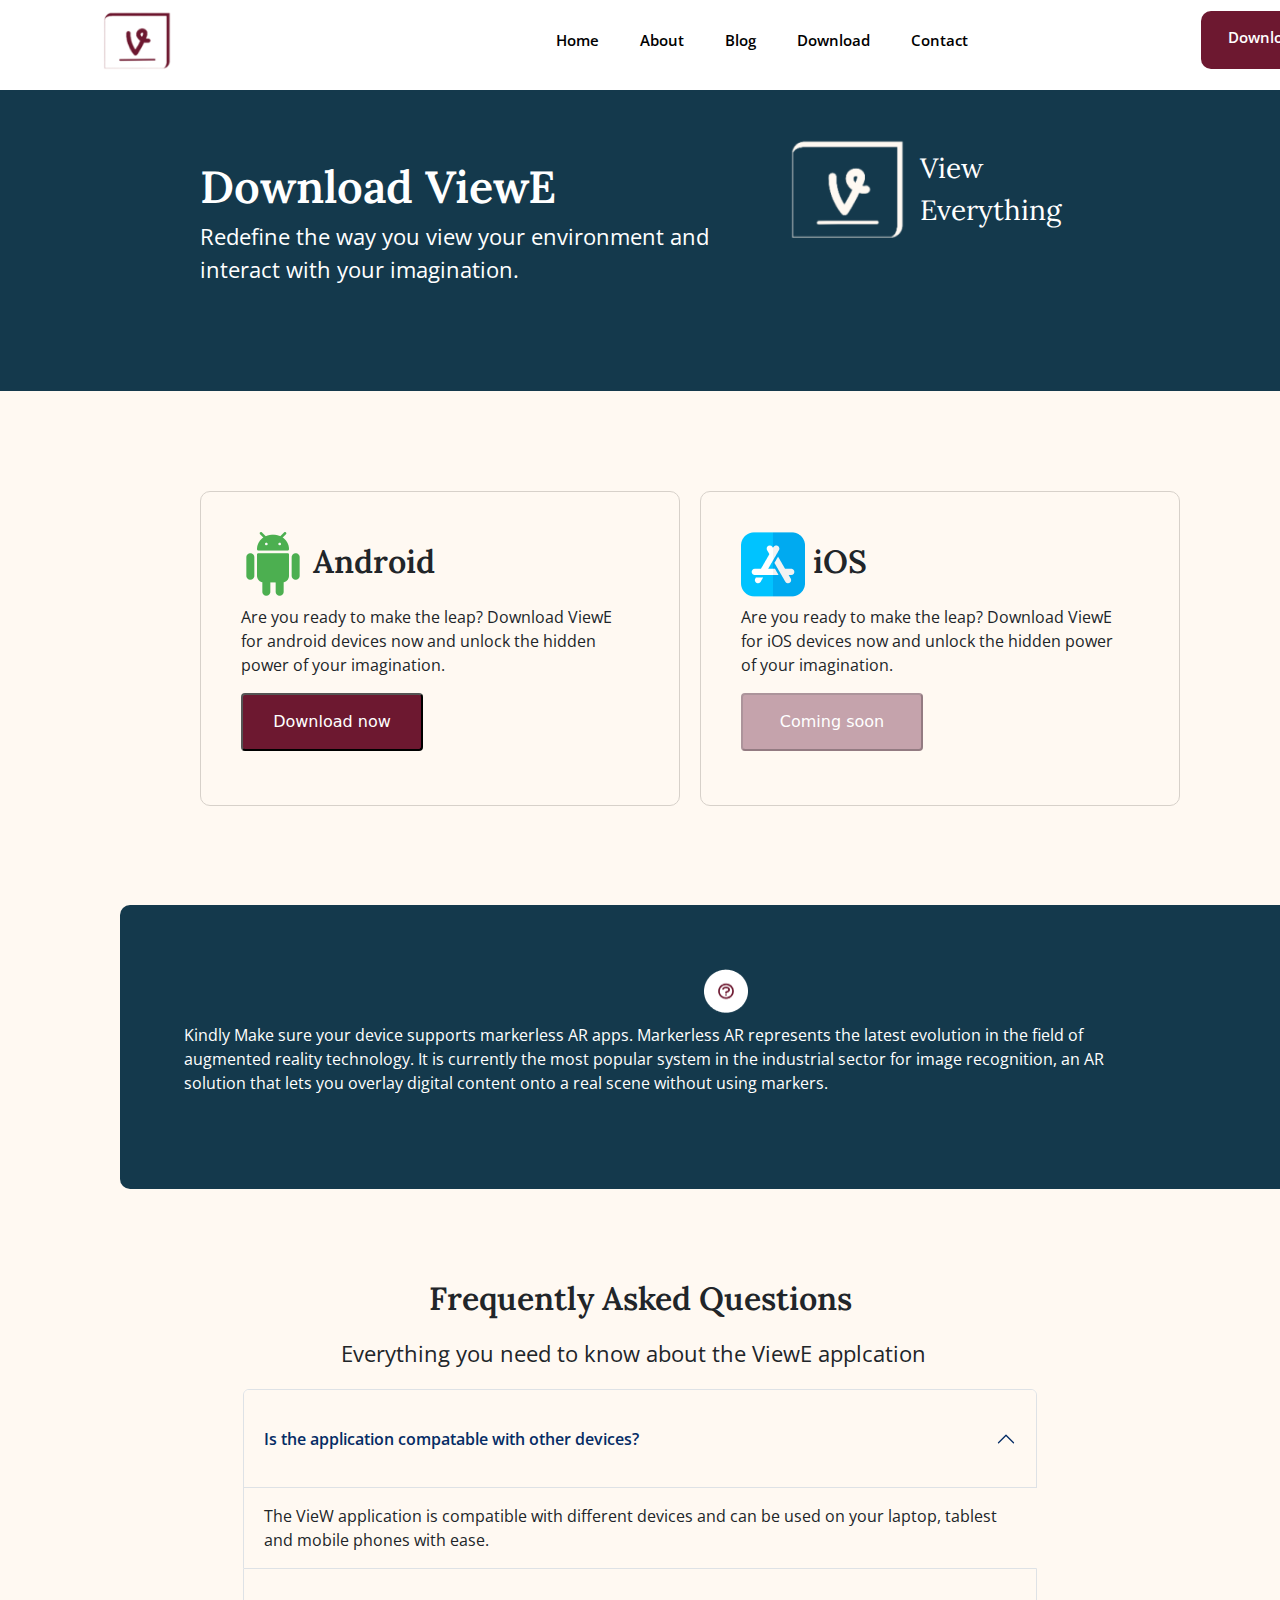
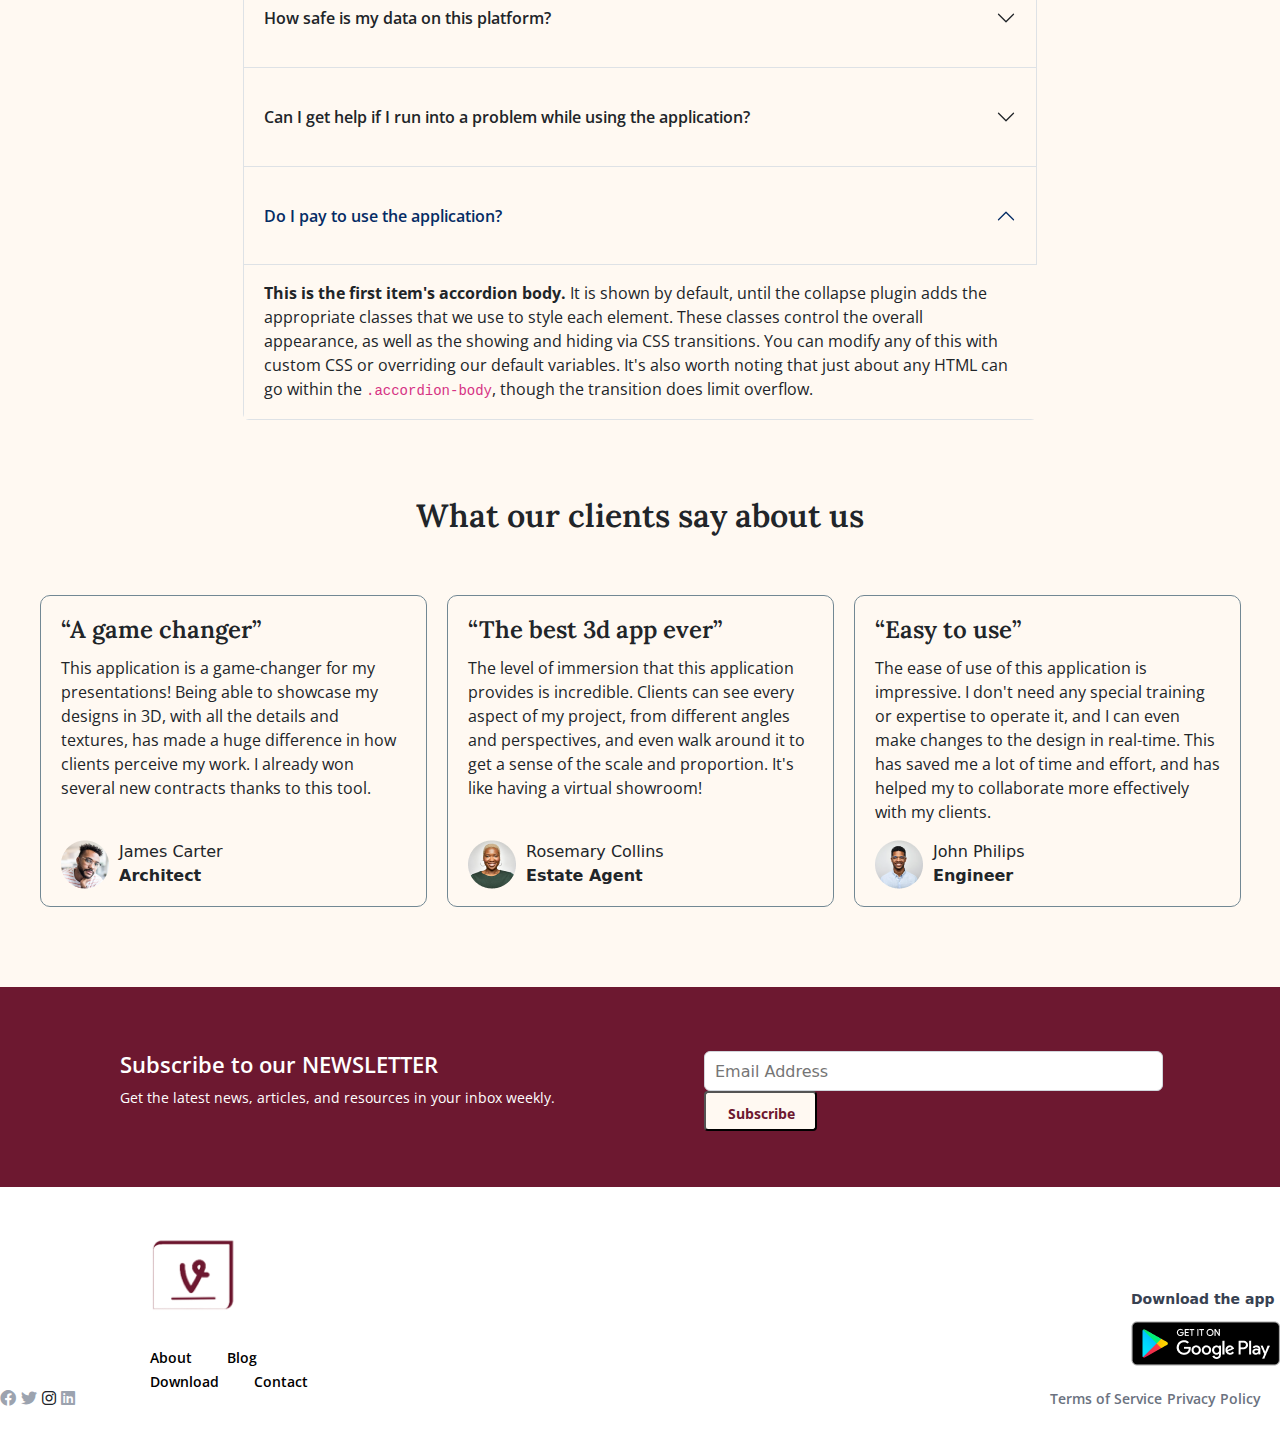
<file: download.html>
<!DOCTYPE html>
<html lang="en">
<head>
    <meta charset="UTF-8">
    <meta name="viewport" content="width=device-width, initial-scale=1.0">
    <title>Download Page</title>
    <link rel="stylesheet" href="download.css">
    <link rel="stylesheet" href="Bootstrap/bootstrap-5.3.0-dist/css/bootstrap.css">
    <link rel="stylesheet" href="Font Awesome/css/all.css">
    
</head>
<body>
    
    <nav class="navbar navbar-expand-lg bg-body-light navv">
        <div class="container-fluid">
          <a class="navbar-brand logo-link" href="#"> <img src="/img/logo.png" alt="" class="logo"> </a>
          <button class="navbar-toggler" type="button" data-bs-toggle="collapse" data-bs-target="#navbarNav" aria-controls="navbarNav" aria-expanded="false" aria-label="Toggle navigation">
            <span class="navbar-toggler-icon"></span>
          </button>
          <div class="collapse navbar-collapse nav-content" id="navbarNav">
            <ul class="navbar-nav">
              <li class="nav-item">
                <a class="nav-link active navbar-link" aria-current="page" href="#">Home</a>
              </li>
              <li class="nav-item">
                <a class="nav-link active navbar-link" href="#">About</a>
              </li>
              <li class="nav-item ">
                <a class="nav-link active navbar-link" href="#">Blog</a>
              </li>
              <li class="nav-item">
                <a class="nav-link active navbar-link" href="#">Download</a>
              </li>
              <li class="nav-item">
                <a class="nav-link active navbar-link" href="#">Contact</a>
              </li>
          </ul>
          <span class="nav-item download-now">
              <a class="nav-link active navbar-link">Download Now</a>
          </span>
          </div>
        </div>
      </nav>

      <section class="about-viewe">

        <div class="container-view">
            <div class="about-view">
                <h1 class="view-head">
                    Download ViewE
                </h1>
    
                <p class="view-content">
                    Redefine the way you view your environment and interact with your imagination.
                </p>
            </div>
    
            <div class="view-blue">
                <p class="view-everything">
                    <img src="/img/image 37.png" alt="" class="blue-logo">
                </p>
                <span id="break-word"> View  Everything </span>
            </div>
        </div>

       
    </section>

    <section>
        <div class="android-ios">
            <div class="android">
                <h3 class="android-head"> <img src="/img/android.png" alt=""> Android</h3> 
                <p class="os-talk"> Are you ready to make the leap? Download ViewE for android devices now and unlock the hidden power of your imagination.</p>

                <button class="now-download"> Download now</button>
            </div>

            <div class="ios">
                <h3 class="ios-head"> <img src="/img/ios.png" alt=""> iOS </h3>
                <p class="os-talk"> Are you ready to make the leap? Download ViewE for iOS devices now and unlock the hidden power of your imagination.</p>

                <button class="soon-download" disabled> Coming soon</button>
            </div>
        </div>
    </section>
    
    <section class="kind-part">
        <div class="kindly">
            <img src="/img/Frame 40676.png" alt="" id="kind-image">

            <p class="kind-words">
                Kindly Make sure your device supports markerless AR apps. Markerless AR represents the latest evolution in the field of augmented reality technology. It is currently the most popular system in the industrial sector for image recognition, an AR solution that lets you overlay digital content onto a real scene without using markers.
            </p>
        </div>
    </section>

    <section class="faq">

        <div class="faquestions">
          <h4 class="faq-head">Frequently Asked Questions</h4>
          <p class="faq-direction">Everything you need to know about the ViewE applcation</p>
        </div>
  
        <div class="accordion faq-accord" id="accordionExample">
          <div class="accordion-item">
            <h2 class="accordion-header">
              <button class="accordion-button accord-head" type="button" data-bs-toggle="collapse" data-bs-target="#collapseOne" aria-expanded="true" aria-controls="collapseOne" id="button-accordion">
                Is the application compatable with other devices?
              </button>
            </h2>
            <div id="collapseOne" class="accordion-collapse collapse show" data-bs-parent="#accordionExample">
              <div class="accordion-body accordion-content">
                The VieW application is compatible with different devices and can be used on your laptop, tablest and mobile phones with ease.
              </div>
            </div>
          </div> 
          <div class="accordion-item">
            <h2 class="accordion-header">
              <button class="accordion-button collapsed accord-head " type="button" data-bs-toggle="collapse" data-bs-target="#collapseTwo" aria-expanded="false" aria-controls="collapseTwo" id="button-accordion">
                How safe is my data on this platform?
              </button>
            </h2>
            <div id="collapseTwo" class="accordion-collapse collapse" data-bs-parent="#accordionExample">
              <div class="accordion-body accordion-content">
                <strong>This is the second item's accordion body.</strong> It is hidden by default, until the collapse plugin adds the appropriate classes that we use to style each element. These classes control the overall appearance, as well as the showing and hiding via CSS transitions. You can modify any of this with custom CSS or overriding our default variables. It's also worth noting that just about any HTML can go within the <code>.accordion-body</code>, though the transition does limit overflow.
              </div>
            </div>
          </div>
          <div class="accordion-item">
            <h2 class="accordion-header">
              <button class="accordion-button collapsed accord-head" type="button" data-bs-toggle="collapse" data-bs-target="#collapseThree" aria-expanded="false" aria-controls="collapseThree" id="button-accordion">
                Can I get help if I run into a problem while using the application?
              </button>
            </h2>
            <div id="collapseThree" class="accordion-collapse collapse" data-bs-parent="#accordionExample">
              <div class="accordion-body accordion-content">
                <strong>This is the third item's accordion body.</strong> It is hidden by default, until the collapse plugin adds the appropriate classes that we use to style each element. These classes control the overall appearance, as well as the showing and hiding via CSS transitions. You can modify any of this with custom CSS or overriding our default variables. It's also worth noting that just about any HTML can go within the <code>.accordion-body</code>, though the transition does limit overflow.
              </div>
            </div>
          </div>
          <div class="accordion-item">
            <h2 class="accordion-header">
              <button class="accordion-button accord-head" type="button" data-bs-toggle="collapse" data-bs-target="#panelsStayOpen-collapseOne" aria-expanded="true" aria-controls="panelsStayOpen-collapseOne" id="button-accordion">
                Do I pay to use the application?
              </button>
            </h2>
            <div id="panelsStayOpen-collapseOne" class="accordion-collapse collapse show">
              <div class="accordion-body accordion-content">
                <strong>This is the first item's accordion body.</strong> It is shown by default, until the collapse plugin adds the appropriate classes that we use to style each element. These classes control the overall appearance, as well as the showing and hiding via CSS transitions. You can modify any of this with custom CSS or overriding our default variables. It's also worth noting that just about any HTML can go within the <code>.accordion-body</code>, though the transition does limit overflow.
              </div>
            </div>
          </div>
        </div>
      </section>

            
<section class="indication">

    <h5 class="about-us">
      What our clients say about us
    </h5>
    <div class="testimonies">
      <div class="testimony1">
        <h6  class="game-changer">“A game changer”</h6>
        <p class="review">
          This application is a game-changer for my presentations! Being able to showcase my designs in 3D, with all the details and textures, has made a huge difference in how clients perceive my work. I already won several new contracts thanks to this tool.
        </p>
        <div class="testimonier">
          <div class="pic-shot">
            <img src="/img/Ellipse 1.png" alt="">
          </div>
  
          <div class="name-occupation">
            <p>James Carter <br> <b> Architect </b></p>
          </div>
        </div>
           
        
      </div>
      <div class="testimony2">
        <h6 class="game-changer">“The best 3d app ever”</h6>
        <p class="review">
          The level of immersion that this application provides is incredible. Clients can see every aspect of my project, from different angles and perspectives, and even walk around it to get a sense of the scale and proportion. It's like having a virtual showroom!
        </p>
        <div class="testimonier">
          <div class="pic-shot">
            <img src="/img/Ellipse 1 (1).png" alt="">
          </div>
  
          <div class="name-occupation">
            <p>Rosemary Collins <br> <b> Estate Agent </b></p>
          </div>
        </div>
      </div>
      <div class="testimony1">
        <h6 class="game-changer">“Easy to use”</h6>
        <p class="review">The ease of use of this application is impressive. I don't need any special training or expertise to operate it, and I can even make changes to the design in real-time. This has saved me a lot of time and effort, and has helped my to collaborate more effectively with my clients.
        </p>
        <div class="testimonier">
          <div class="pic-shot">
            <img src="/img/Ellipse 1 (2).png" alt="">
          </div>
  
          <div class="name-occupation">
            <p>John Philips <br> <b> Engineer </b></p>
          </div>
        </div>
      </div>
    </div>
  </section>
  
  <section class="newsletter">
    <div class="letter-news">
        <div class="subscribe">
          <h6 id="our-news"> Subscribe to our NEWSLETTER</h6>
          <p class="latest-news">
            Get the latest news, articles, and resources in your inbox weekly.
          </p>
        </div>
        <div class="intake">
          <input type="email" placeholder="Email Address" class="email-intake"> <button class="subscribe-btn"> Subscribe</button>
          
        </div>
    </div>
  </section>
  
  <div class="blog-links">
    <div class="download-contact">
      <img src="img/logo.png" alt="">
  
      <p class="about-links">
        <a href="#" class="about-link1"> About</a>
        <a href="#" class="about-link2"> Blog</a>
        <a href="#" class="about-link3"> Download</a>
        <a href="#" class="about-link4"> Contact</a>
      </p>
  
    </div>
  
    <div class="google-play">
      <a href="#" id="app-down"> Download the app</a> <br>
      <img src="/img/Store Badge.png" alt="" id="google-play-pic">
    </div>
  </div>
  
  <div class="icon-terms">
    <div class="icon">
      <i class="fa-brands fa-facebook" style="color: #9ca3af;"></i> <i class="fa-brands fa-twitter" style="color: #9ca3af;"></i> <i class="fa-brands fa-instagram"></i> <i class="fa-brands fa-linkedin" style="color: #9ca3af;"></i>
    </div>
    <div class="service-policy">
  <a href="#" id="terms-service">Terms of Service</a>
  <a href="#" id="privacy-policy">Privacy Policy</a>
    </div>
  </div>
<script src="/Bootstrap/bootstrap-5.3.0-dist/js/bootstrap.bundle.js"></script>
</body>
</html>
</file>
<file: homepage.css>
@import url('https://fonts.googleapis.com/css2?family=Lora:wght@400;600&family=Open+Sans&display=swap');


.navv{
    padding: 24px, 120px, 24px, 120px;
    height: 100px;
    width: 1544px;
    position: fixed;
    z-index: 20;
    /* border: 2px yellow dashed; */
    background-color: white;
    margin-top: -100px;
}

.logo{
    width: 70px;
    height: 60px;
    margin-left: 90px;
}

.nav-content{
    /* background-color: red; */
    align-items: center;
    margin-left: 360px;
    
    
}

.navbar-link{
    font-family: 'Open Sans', sans-serif;
    font-weight: 600;
    font-size: 14px;
    margin-right: 25px;
    
}

.download-now{
    /* border: 2px solid red; */
    border-radius: 10px;
    background-color: rgba(109, 24, 48, 1);
    color:white !important;
    /* padding: 56px, 38px, 56px, 38px; */
    margin-left: 200px;
    height: 58px;
    width: 183px;
    text-align: center;
    padding-top: 15px;
    padding-left: 6px;
    font-weight: 700;
}

.navbar-link:active{
    color: rgba(109, 24, 48, 1) !important;
    animation-duration: 3s;

}

.view{
    height: 755.84px;
    background-color: #FFF9F2;
    padding-top: 200px;
    padding-bottom:100px;
    margin-top: 100px;
}

.view-img{
    float: right;
    width: 558.59px;
    height: 505.84px;
    margin-top: -80px;
    margin-right: 8px;
    
    
}

#view-everything{
    font-family: 'Lora', serif;
    size: 45px;
    width: 590px;
    height: 104px;
    margin-left: 100px;
}

#redefine{
    font-family: 'Open sans';
    width: 400px;
    height: 56px;
    margin-left: 100px;
}

.download-button{
    /* border: 2px solid red; */
    border-radius: 10px;
    background-color: rgba(109, 24, 48, 1);
    margin-left: 100px;
    height: 50px;
    width: 183px;
    text-align: center;
    font-weight: 700;
    color: #FFF9F2;
}

.get-link{
    font-family: 'Open Sans', sans-serif;
    font-weight: 600;
    font-size: 14px;
    margin-right: 25px;
    text-decoration: none;
    color: white;

    
}
.circle{
    /* border: 2px dashed red; */
    height: 400px;
    width: 450px;
    border-radius: 50%;
    background-color: #E6DED2;
    display: inline-block;
    float: right;
    margin-right: 300px;
    
}

.partners{
    /* border: red 2px solid; */
    text-align: center;
    width: 996px;
    height: 180px;
    align-items: center;
    margin: auto;
    padding-top: 40px;
    padding-bottom: 40px;
    border-bottom: solid black 1px;
}

#clients{
    /* border: green solid 2px; */
    width: 728px;
    height: 56px;
  
}

.client{
    font-family: 'Open Sans';
    font-weight: 500;
    font-size: 16px;
    line-height: 24px;
}

.experience{
    height: 562px;
    margin-top: 50px;
    display: flex;
    flex-direction: row;
}


.phone{
    width: 600px;
    height: 650px;
    /* border: red 2px dashed; */
    margin-left: 100px;
}

#screen{
    z-index: 10;
    margin-left: -260px;
    width: 245px;
    height: 532.46px;
    border-radius: 40px;
}

#BG{
    height: 556px;
    width: 269px;
}

#rectangle{
    z-index: -1;
    position: relative;
    top: -520px;
    height: 450px;
    margin-left: 50px;
}
#fig{
    margin-left: 40px;
}
#power{
    width: 589px;
    height: 80px;
    font-family: Lora;
    font-size: 32px;
    line-height: 40px;
    font-weight: 600;
}
#capture{
    width: 589px;
    height: 64px;
    font-family: Lora;
    font-size: 24px;
    line-height: 32px;
    font-weight: 400;
}
.hail{
    width: 557px;
    height: 24px;
    font-family: 'Open San';
    font-size: 16px;
    line-height: 24px;
    font-weight: 400;
}

.glory{
    margin-top: 110px;
}

.experience2{
    height: 562px;
    margin-top: 50px;
    display: flex;
    flex-direction: row;
    margin-left: 100px;
}


.phone2{
    width: 600px;
    height: 650px;
    /* border: red 2px dashed; */
    margin-left: 100px;
}

#screen2{
    margin-left: 80px;
    width: 276px;
    height: 562.46px;
    border-radius: 40px;
    float: right;
    position: relative;
    left: -70px;
    top: 10px;
}

#BG2{
    height: 556px;
    width: 269px;
    float: right;
}

#rectangle2{
    width: 488px;
    height: 488px;
    z-index: -1;
    position: relative;
    bottom: 500px;
    height: 450px;
    margin-left: px;
}
#fig2{
    margin-left: 20px;
    position: relative;
    top: 230px;
}
#power2{
    width: 589px;
    height: 80px;
    font-family: Lora;
    font-size: 32px;
    line-height: 40px;
    font-weight: 600;
}
#capture2{
    width: 589px;
    height: 64px;
    font-family: Lora;
    font-size: 24px;
    line-height: 32px;
    font-weight: 400;
    margin-top: 10px;
    margin-bottom: 50px;
}
.hail2{
    width: 557px;
    height: 24px;
    font-family: 'Open Sans';
    font-size: 16px;
    line-height: 1px;
    font-weight: 400;
}

.glory2{
    margin-top: 130px;
}


.client{
    font-family: 'Open Sans';
    font-weight: 500;
    font-size: 16px;
    line-height: 24px;
}

.experience3{
    height: 562px;
    margin-top: 50px;
    display: flex;
    flex-direction: row;
}


.phone3{
    width: 600px;
    height: 650px;
    /* border: red 2px dashed; */
    margin-left: 100px;
}

#screen3{
    z-index: 10;
    margin-left: 10px;
    width: 276px;
    height: 572.46px;
    border-radius: 40px;
}

#BG{
    height: 556px;
    width: 269px;
}

#rectangle3{
    z-index: -1;
    position: relative;
    top: -520px;
    height: 450px;
    margin-left: 50px;
}
#fig3{
    margin-left: 40px;
}
#power3{
    width: 589px;
    height: 80px;
    font-family: Lora;
    font-size: 32px;
    line-height: 40px;
    font-weight: 600;
}
#capture3{
    width: 589px;
    height: 64px;
    font-family: Lora;
    font-size: 24px;
    line-height: 32px;
    font-weight: 400;
}
.hail3{
    width: 557px;
    height: 24px;
    font-family: 'Open San';
    font-size: 16px;
    line-height: 24px;
    font-weight: 400;
}

.glory3{
    margin-top: 110px;
}

.bulk{
    background-color: #FFF9F2;
    height: 3000px;
    padding-top: 120px;
}

.nerf{
    background-color: rgb(20, 57, 76);
    height: 406px;
    width: 1200px;
    margin: auto;
    /* border: red solid 2px; */
}

.nerf-talk{
    width: 386px;
    height: 234px;
    margin-left: 650px;
    padding-top: 0px;
    /* border: white 2px dashed; */
    color: white;
    margin-top: -450px;

}

.nerf-head{
    font-family: Lora;
    font-weight: 600;
    font-size: 32px;
    width: 386px;
    height: 40px;
}

.representation{
    width: 386px;
    height: 46px;
    font-family: Lora;
    font-weight: 400;
    font-size: 24px;
}

.now-download{
    width: 182px;
    height: 58px;
    font-family: 'Open Sans';
    font-weight: 700;
    font-size: 14px;
    border-radius: 4px;
    margin-top: 60px;


}

.large-building{
    width: 270px;
    height: 570px;
    margin-top: -60px;
    margin-left: 110px;
}

.introducing-nerf{
    border-bottom: 1px rgba(215, 209, 202, 1) solid;
    height: 602px;
    width: 1200px;
    margin-left: 160px;
}

.offer{
    width: 673px;
    height: 40px;
    margin: auto;
    padding-top: 50px;
    font-weight: 600;
    font-size: 32px;
    font-family: 'Lora';

}

.industries{
    /* border: 2px solid red; */
    width: 305px;
    height: 388px;
    margin-right: 50px;
}

.cloud{
    width: 48px;
    height: 48px;
    margin-bottom: 10px;
}

.industry-head{
    width: 305px;
    height: 64px;
    font-family: 'Lora';
    font-weight: 600;
    font-size: 24px;


}
.features{
    display: flex;
    flex-direction: row;
    margin-top: 200px;
    background-color: white;
    width: 995px;
    height: 588px;
    margin: auto;
    margin-top: 100px;
    padding-top: 100px;
    padding-left: 100px;
    box-shadow: #6D1830 6px -6px;
    border-radius: 20px;
    
}
.enhanced{
    font-family: 'Open Sans';
    font-size: 16px;
    font-weight: 400;
    line-height: 24px;
}

.highlight{
    font-family: 'Open Sans';
    font-size: 16px;
    font-weight: 400;
    line-height: 24px;
}
.card-a{
    display: flex;
    flex-direction: row;
}
.card-b{
    display: flex;
    flex-direction: row;
}

.card1{
    background-color: #FFF9F2;
    width: 184px;
    height: 200px;
    border-radius: 10px;
    padding: 15px;
    margin: 10px;
}
.card2{
    background-color: #FFF9F2;
    width: 184px;
    height: 200px;
    border-radius: 10px;
    padding: 15px;
    margin: 10px;
}
.card3{
    background-color: #FFF9F2;
    width: 184px;
    height: 200px;
    border-radius: 10px;
    padding: 15px;
    margin: 10px;
}
.card4{
    background-color: #FFF9F2;
    width: 184px;
    height: 200px;
    border-radius: 10px;
    padding: 15px;
    margin: 10px;
}
.labelling{
    font-family: 'Open Sans';
    font-size: 14px;
    font-weight: 400;
    
}

#house{
    width: 136px;
    height: 142px;
}
#architect{
    width: 150px;
    height: 113px;
}

.software{
    display: flex;
    flex-direction: row;
    margin-top: 35px;
}

.collab-apps{
    /* border: solid red 2px; */
    margin: auto;
    margin-top: 35px;
    display: flex;
    flex-direction: row;
    width: 1023px;
}

.interactive{
    /* border: red solid 2px; */
    width: 488px;
    height: 588px;
    padding: 50px;
    background-color: white;
    box-shadow: #6D1830 6px -6px;
    border-radius: 20px;
    margin-right: 30px;
}
.integration{
    /* border: red solid 2px; */
    width: 488px;
    height: 588px;
    padding: 50px;
    background-color: white;
    box-shadow: #6D1830 6px -6px;
    border-radius: 20px;
    margin-right: 40px;
}

.collab-work{
    font-family: 'Lora';
    font-weight: 600;
    font-size: 24px;
    line-height: 32px;
    width: 101px;
    height: 64px;
    
}
#complete{
    font-size: 16px;
    font-family: 'Open Sans';
    line-height: 24px;
    font-weight: 400;
    width: 388px;
    height: 44px;
    margin-top: 35px;
}

.soft1{
    margin-right: 90px;
}

#blender{
    margin-top: 35px;
    margin-bottom: 35px;
}

#notch-security{
    font-family: 'Lora';
    font-weight: 600;
    font-size: 24px;
    

}

.privacy{
    font-family: 'Open Sans';
    font-size: 16px;
    font-weight: 400;
    line-height: 24px;
    width: 300px;
    height: 72px;
}

.security{
    /* border:solid red 2px; */
    display: flex;
    flex-direction: row;
    width: 995px;
    height: 588px;
    background-color: white;
    box-shadow: #6D1830 6px -6px;
    border-radius: 20px;
    margin: auto;
    margin-top: 50px;
}

.padlock{
    padding-top: 100px;
    z-index: 1;
}

.notch{
    margin-top: 200px;
    margin-left: 30px;

}

#pad-lock{
    /* border: red solid 2px; */
    margin-left: 60px;
    position: relative;
    left: 100px;
    z-index: -1;
}

.immersive{
    background-color: #14394C;
    color: white;
    height: 654px;
    display: flex;
    flex-direction: row;
}

.d-word{
    /* border: red 2px solid; */
    width: 709px;
    height: 210px;
    margin: auto;
}

#upside{
    /* border: red solid 2px; */
    width: 607px;
    height: 654px;
}

.get-started{
    font-family: 'Lora';
    font-weight: 600;
    font-size: 32px;
    width: 589px;
    height: 80px;

}

.environ{
    width: 589px;
    height: 32px;
    font-family: 'Lora';
    font-weight: 400;
    font-size: 24px;
}

.down-load{
    width: 182px;
    height: 58px;
    border-radius: 4px;
    padding: 56px, 38px, 56px, 38px;
    margin-top: 10px;
}

.linkages{
    display: flex;
    flex-direction: row;
    padding-top: 140px;
    padding-bottom: 140px;
    /* border: red solid 2px; */
    height: 874px;
}

.use-simple{
    width: 589px;
    height: 40px;
    font-family: 'Lora';
    font-weight: 600;
    font-size: 32px;
}
.feedback{
    width: 589px;
    height: 153px;
    font-family: 'Lora';
    font-weight: 400;
    font-size: 24px;
}

.easy-simple{
    margin-left: 100px;
    margin-top: 20px;
    margin-bottom: 30px;
    margin-right: 120px;
}

.many-phones{
    width: 589px;
    height: 418px;
    border-radius: 10px;
    margin-bottom: -40px;

}

.butress{
    width: 448px;
    height: 48px;
    font-family: 'Open Sans';
    font-weight: 400;
    font-size: 16px;
    line-height: 24px;
}

.tempt{
    height: 32px;
    font-family: 'Lora';
    font-weight: 600;
    font-size: 24px;
    margin-bottom: 30px;
}

.project1{
    border: 1px solid rgba(114, 136, 148, 1);
    padding: 20px;
    border-radius: 10px;
}
.project3{
    border: 1px solid rgba(114, 136, 148, 1);
    padding: 20px;
    border-radius: 10px;
    margin-bottom: 20px;
}
.project2{
    border: 1px solid rgba(114, 136, 148, 1);
    padding: 20px;
    border-radius: 10px;
    margin: 30px 0px 30px 0px;
}

.descend{
    width: 182px;
    height: 58px;
    border-radius: 4px;
    padding: 56px, 38px, 56px, 38px;
    background-color: rgba(109, 24, 48, 1);
    color: white;
}

.testimonies{
    display: flex;
    flex-direction: row;
    width: 1200px;
    /* border: red solid 2px; */
    margin: auto;
    margin-top: 60px;
}

.testimonier{
    display: flex;
    flex-direction: row;
}

.about-us{
    font-family: 'Lora';
    font-weight: 600;
    font-size: 32px;
    text-align: center;
    padding-top: 60px;
}

.testimony1{
    width: 387px;
    height: 312px;
    border-radius: 10px;
    border: 1px #728894 solid;
    padding: 20px;
}
.testimony2{
    width: 387px;
    height: 312px;
    border-radius: 10px;
    border: 1px #728894 solid;
    padding: 20px;
    margin-left: 20px;
    margin-right: 20px;
}

.game-changer{
    height: 32px;
    width: 261px;
    font-family: 'Lora';
    font-weight: 600;
    font-size: 24px;

}

.review{
    width: 347px;
    height: 168px;
    font-family: 'Open Sans';
    font-weight: 400;
    font-size: 16px;
    line-height: 24px;
}

.indication{
    background-color: #FFF9F2;
    height: 550px;
}

.pic-shot{
    margin-right: 10px;
}

.letter-news{
    display: flex;
    flex-direction: row;
    background-color: rgb(109, 24, 48);
    height: 200px;
    padding-top: 64px;
    padding-left: 120px ;
}

#our-news{
    width: 584px;
    height: 28px;
    font-family: 'Open Sans';
    font-weight: 600;
    font-size: 22px;
    color: white;
}

.latest-news{
    width: 584px;
    height: 20px;
    font-family: 'Open Sans';
    font-weight: 400;
    font-size: 14px;
    color: white;
}

.email-intake{
    width: 459px;
    height: 40px;
    border-radius: 6px;
    border: solid 1px #D1D5DB;
    padding: 10px;
}

.subscribe-btn{
    width: 113px;
    height: 40px;
    border-radius: 4px;
    padding-top: 10px;
    padding-left: 22px;
    padding-right: 22px;
    padding-bottom: 24px;
    background-color: #FFF9F2;
    color: #6D1830;
    font-family: 'Open Sans';
    font-weight: 700;
    font-size: 14px;
    text-align: center;
}

.blog-links{
    display: flex;
    flex-direction: row;
    height: 200px;
   
}

.about-link1{
    width: 42px;
    height: 22px;
    font-family: 'Open Sans';
    font-weight: 600;
    font-size: 14px;
    color: black;
    text-decoration: none;
    padding-top: 30px;
    /* border: 2px solid red; */
}
.about-link2{
    width: 42px;
    height: 22px;
    font-family: 'Open Sans';
    font-weight: 600;
    font-size: 14px;
    color: black;
    text-decoration: none;
    margin-left: 30px;
    margin-right: 30px;
    /* border: 2px solid red; */
}
.about-link3{
    width: 42px;
    height: 22px;
    font-family: 'Open Sans';
    font-weight: 600;
    font-size: 14px;
    color: black;
    margin-right: 30px;
    text-decoration: none;
    /* border: 2px solid red; */
}
.about-link4{
    width: 42px;
    height: 22px;
    font-family: 'Open Sans';
    font-weight: 600;
    font-size: 14px;
    color: black;
    text-decoration: none;
    /* border: 2px solid red; */
}

.download-contact{
    margin-left: 150px;
    margin-top: 50px;
}

.google-play{
    margin-left: 800px;
    margin-top: 100px;
}

#app-down{
    text-decoration: none;
    width: 126px;
    height: 20px;
    font-weight: 600;
    font-size: 14px;
    font-weight: 'Open Sans';
    color: #374151;
    padding-bottom: 30px;
    /* border: red solid 2px; */
}

.about-links{
    margin-top: 35px;
    /* border: red solid 2px; */
}
#google-play-pic{
    margin-top: 10px;
}

#terms-service{
    width: 113px;
    height: 20px;
    font-family: 'Open Sans';
    font-weight: 600;
    font-size: 14px;
    text-decoration: none;
    color: #6B7280;
}
#privacy-policy{
    text-decoration: none;
    width: 113px;
    height: 20px;
    font-family: 'Open Sans';
    font-weight: 600;
    font-size: 14px;
    color: #6B7280;
}

.icon-terms{
    display: flex;
    flex-direction: row;
    width: 1300px;
    height: 50px;
    margin: auto;
    /* border: 2px red solid; */
    
}

.icon{
    margin-right: 850px;
    width: 200px;
}

.fa-star{
    color: gold;
}

#hundred-review{
    font-family: 'Open Sans';
    font-weight: 400;
    font-size: 14px;
    color: #6B7280;
}
</file>
<file: about.css>
@import url('https://fonts.googleapis.com/css2?family=Lora:wght@400;600&family=Open+Sans&display=swap');


.navv{
    padding: 24px, 120px, 24px, 120px;
    height: 100px;
    width: 1544px;
    position: fixed !important;
    z-index: 20;
    background-color: white;
    margin-top: -100px;

    
}

.logo{
    width: 70px;
    height: 60px;
    margin-left: 90px;
}

.nav-content{
    /* background-color: red; */
    align-items: center;
    margin-left: 360px;
    
}


.download-now{
    /* border: 2px solid red; */
    border-radius: 10px;
    background-color: rgba(109, 24, 48, 1);
    color:white !important;
    /* padding: 56px, 38px, 56px, 38px; */
    margin-left: 200px;
    height: 58px;
    width: 183px;
    text-align: center;
    padding-top: 15px;
    padding-left: 6px;
    font-weight: 700;
}

.navbar-link:active{
    color: rgba(109, 24, 48, 1) !important;
    animation-duration: 3s;

}

.view{
    height: 755.84px;
    background-color: #FFF9F2;
    padding-top: 200px;
    padding-bottom:100px;
    margin-top: 100px;
}

.view-img{
    float: right;
    width: 558.59px;
    height: 505.84px;
    margin-top: -80px;
    margin-right: 8px;
    
    
}


.download-button{
    /* border: 2px solid red; */
    border-radius: 10px;
    background-color: rgba(109, 24, 48, 1);
    margin-left: 100px;
    height: 50px;
    width: 183px;
    text-align: center;
    font-weight: 700;
    color: #FFF9F2;
}

.navbar-link{
    font-family: 'Open Sans' !important;
    font-weight: 600 !important;
    font-size: 15px !important;
    margin-right: 25px;
}

.container-view{
    display: flex;
    flex-direction: row;
    background-color: rgba(20, 57, 76, 1);
    height: 301px;
    
}

.about-view{
    margin-left: 200px;
    margin-top: 70px;
    
}

.about-viewe{
    margin-top: 90px;

}

.view-head{
    width: 590px;
    height: 52px;
    font-family: 'Lora';
    font-weight: 600;
    font-size: 45px;
    color: white;
}

.view-content{
    width: 590px;
    height: 28px;
    font-family: 'Open Sans';
    font-weight: 400;
    font-size: 22px;
    color: white;
}

.blue-logo{
    width: 116px;
    height: 101px;
}
.view-everything{
    
    width: 300px;
    /* border: red solid 2px; */
}

.view-blue{
    margin-top: 50px;
}

#break-word{
    /* border: yellow 2px solid; */
    font-family: 'Lora';
    font-weight: 400;
    font-size: 28px;
    color: white;
    display: block;
    width: 150px;
    margin-top: -110px;
    margin-left: 130px;
}

.the-story{
    /* border: red 2px dashed; */
    width: 500px;
    margin-top: 350px;
    margin-left: 100px;
}
.create-login{
    /* border: red 2px dashed; */
    width: 500px;
    margin-left: 250px;
    margin-top: 150px;
}
.our-story{
    display: flex;
    flex-direction: row;
    
}

#brown-rec{
    margin-top: 70px;
}

#brown-logo{
    position: relative;
    top: -300px;
}

#screen-logo{
    position: relative;
    top: -600px;
    margin-left: 170px;
}

.story-head{
    width: 589px;
    height: 40px;
    font-family: 'Lora';
    font-weight: 600;
    font-size: 32px;
}

.story-story{
    /* border: solid 2px red; */
    width: 559px;
    height: 168px;
    font-family: 'Open Sans';
    font-weight: 400;
    font-size: 16px;
    line-height: 24px;
}

.mission{
    background-color: rgb(20, 57, 76);
    height: 406px;
    width: 1200px;
    margin: auto;
    /* border: red solid 2px; */
}

.mission-talk{
    width: 386px;
    height: 234px;
    margin-left: 650px;
    padding-top: 0px;
    /* border: white 2px dashed; */
    color: white;
    margin-top: -450px;

}

.mission-head{
    font-family: Lora;
    font-weight: 600;
    font-size: 32px;
    width: 386px;
    height: 40px;
}

.representation{
    width: 386px;
    height: 46px;
    font-family: Lora;
    font-weight: 400;
    font-size: 24px;
}

.now-download{
    width: 182px;
    height: 58px;
    font-family: 'Open Sans';
    font-weight: 700;
    font-size: 14px;
    border-radius: 4px;
    margin-top: 60px;


}

.large-building{
    width: 270px;
    height: 570px;
    margin-top: -60px;
    margin-left: 110px;
}

.our-mission{
    border-bottom: 1px rgba(215, 209, 202, 1) solid;
    height: 602px;
    width: 1200px;
    margin-left: 160px;
    margin-top: -450px;
}

.bulk-story{
    background-color: #FFF9F2;
}

.immersive{
    background-color: #14394C;
    color: white;
    height: 654px;
    display: flex;
    flex-direction: row;
}

.d-word{
    /* border: red 2px solid; */
    width: 709px;
    height: 210px;
    margin: auto;
}

#upside{
    /* border: red solid 2px; */
    width: 607px;
    height: 654px;
}

.get-started{
    font-family: 'Lora';
    font-weight: 600;
    font-size: 32px;
    width: 589px;
    height: 80px;

}

.environ{
    width: 589px;
    height: 32px;
    font-family: 'Lora';
    font-weight: 400;
    font-size: 24px;
}

.down-load{
    width: 182px;
    height: 58px;
    border-radius: 4px;
    padding: 56px, 38px, 56px, 38px;
    margin-top: 10px;
}


.testimonies{
    display: flex;
    flex-direction: row;
    width: 1200px;
    /* border: red solid 2px; */
    margin: auto;
    margin-top: 60px;
}

.testimonier{
    display: flex;
    flex-direction: row;
}

.about-us{
    font-family: 'Lora';
    font-weight: 600;
    font-size: 32px;
    text-align: center;
    padding-top: 60px;
}

.testimony1{
    width: 387px;
    height: 312px;
    border-radius: 10px;
    border: 1px #728894 solid;
    padding: 20px;
}
.testimony2{
    width: 387px;
    height: 312px;
    border-radius: 10px;
    border: 1px #728894 solid;
    padding: 20px;
    margin-left: 20px;
    margin-right: 20px;
}

.game-changer{
    height: 32px;
    width: 261px;
    font-family: 'Lora';
    font-weight: 600;
    font-size: 24px;

}

.review{
    width: 347px;
    height: 168px;
    font-family: 'Open Sans';
    font-weight: 400;
    font-size: 16px;
    line-height: 24px;
}

.indication{
    background-color: #FFF9F2;
    height: 550px;
}

.pic-shot{
    margin-right: 10px;
}

.letter-news{
    display: flex;
    flex-direction: row;
    background-color: rgb(109, 24, 48);
    height: 200px;
    padding-top: 64px;
    padding-left: 120px ;
}

#our-news{
    width: 584px;
    height: 28px;
    font-family: 'Open Sans';
    font-weight: 600;
    font-size: 22px;
    color: white;
}

.latest-news{
    width: 584px;
    height: 20px;
    font-family: 'Open Sans';
    font-weight: 400;
    font-size: 14px;
    color: white;
}

.email-intake{
    width: 459px;
    height: 40px;
    border-radius: 6px;
    border: solid 1px #D1D5DB;
    padding: 10px;
}

.subscribe-btn{
    width: 113px;
    height: 40px;
    border-radius: 4px;
    padding-top: 10px;
    padding-left: 22px;
    padding-right: 22px;
    padding-bottom: 24px;
    background-color: #FFF9F2;
    color: #6D1830;
    font-family: 'Open Sans';
    font-weight: 700;
    font-size: 14px;
    text-align: center;
}

.blog-links{
    display: flex;
    flex-direction: row;
    height: 200px;
   
}

.about-link1{
    width: 42px;
    height: 22px;
    font-family: 'Open Sans';
    font-weight: 600;
    font-size: 14px;
    color: black;
    text-decoration: none;
    padding-top: 30px;
    /* border: 2px solid red; */
}
.about-link2{
    width: 42px;
    height: 22px;
    font-family: 'Open Sans';
    font-weight: 600;
    font-size: 14px;
    color: black;
    text-decoration: none;
    margin-left: 30px;
    margin-right: 30px;
    /* border: 2px solid red; */
}
.about-link3{
    width: 42px;
    height: 22px;
    font-family: 'Open Sans';
    font-weight: 600;
    font-size: 14px;
    color: black;
    margin-right: 30px;
    text-decoration: none;
    /* border: 2px solid red; */
}
.about-link4{
    width: 42px;
    height: 22px;
    font-family: 'Open Sans';
    font-weight: 600;
    font-size: 14px;
    color: black;
    text-decoration: none;
    /* border: 2px solid red; */
}

.download-contact{
    margin-left: 150px;
    margin-top: 50px;
}

.google-play{
    margin-left: 800px;
    margin-top: 100px;
}

#app-down{
    text-decoration: none;
    width: 126px;
    height: 20px;
    font-weight: 600;
    font-size: 14px;
    font-weight: 'Open Sans';
    color: #374151;
    padding-bottom: 30px;
    /* border: red solid 2px; */
}

.about-links{
    margin-top: 35px;
    /* border: red solid 2px; */
}
#google-play-pic{
    margin-top: 10px;
}

#terms-service{
    width: 113px;
    height: 20px;
    font-family: 'Open Sans';
    font-weight: 600;
    font-size: 14px;
    text-decoration: none;
    color: #6B7280;
}
#privacy-policy{
    text-decoration: none;
    width: 113px;
    height: 20px;
    font-family: 'Open Sans';
    font-weight: 600;
    font-size: 14px;
    color: #6B7280;
}

.icon-terms{
    display: flex;
    flex-direction: row;
    width: 1300px;
    height: 50px;
    margin: auto;
    /* border: 2px red solid; */
    
}

.icon{
    margin-right: 850px;
    width: 200px;
}

.faq-head{
    width: 458px;
    height: 40px;
    font-family: 'Lora';
    font-weight: 600;
    font-size: 32px;
    line-height: 40px;
    text-align: center !important;
    margin: auto;
    padding-top: 30px;
    padding-bottom: 60px;
}

.faq-direction{
    width: 599px;
    height: 28px;
    font-family: 'Open Sans';
    font-weight: 400;
    font-size: 22px;
    line-height: 28px;
    margin: auto;
    padding-bottom: 50px;
}

.faq-accord{
    width: 794px;
    height: 460px;
    margin: auto;
    background-color: #FFF9F2;
    /* border: red 2px solid; */
   
}

.accord-head{
    width: 526px;
    height: 98px;
    font-family: 'Open Sans';
    font-weight: 600;
    font-size: 22px;
    line-height: 28px;
    background-color: #FFF9F2;
}
.accordion-content{
    width: 794px !important;
    width: 48px;
    font-family: 'Open Sans';
    font-weight: 400;
    font-size: 16px;
    line-height: 24px;
    background-color: #FFF9F2;
    /* border: red 2px solid; */
}
.faq{
    /* border: 2px yellow solid; */
    width: 1;
    height: 788px;
    margin: auto;
    background-color: #FFF9F2;
    
    
}

#button-accordion{
    background-color: #FFF9F2;
}
</file>
<file: blog.css>
@import url('https://fonts.googleapis.com/css2?family=Lora:wght@400;600&family=Open+Sans&display=swap');


.navv{
    padding: 24px, 120px, 24px, 120px;
    height: 100px;
    width: 1544px;
    position: fixed !important;
    z-index: 20;
    background-color: white;
    margin-top: -100px;

    
}

.logo{
    width: 70px;
    height: 60px;
    margin-left: 90px;
}

.nav-content{
    /* background-color: red; */
    align-items: center;
    margin-left: 360px;
    
}


.download-now{
    /* border: 2px solid red; */
    border-radius: 10px;
    background-color: rgba(109, 24, 48, 1);
    color:white !important;
    /* padding: 56px, 38px, 56px, 38px; */
    margin-left: 200px;
    height: 58px;
    width: 183px;
    text-align: center;
    padding-top: 15px;
    padding-left: 6px;
    font-weight: 700;
}

.navbar-link:active{
    color: rgba(109, 24, 48, 1) !important;
    animation-duration: 3s;

}

.view{
    height: 755.84px;
    background-color: #FFF9F2;
    padding-top: 200px;
    padding-bottom:100px;
    margin-top: 100px;
}

.view-img{
    float: right;
    width: 558.59px;
    height: 505.84px;
    margin-top: -80px;
    margin-right: 8px;
    
    
}


.download-button{
    /* border: 2px solid red; */
    border-radius: 10px;
    background-color: rgba(109, 24, 48, 1);
    margin-left: 100px;
    height: 50px;
    width: 183px;
    text-align: center;
    font-weight: 700;
    color: #FFF9F2;
}

.navbar-link{
    font-family: 'Open Sans' !important;
    font-weight: 600 !important;
    font-size: 15px !important;
    margin-right: 25px;
}

.container-view{
    display: flex;
    flex-direction: row;
    background-color: rgba(20, 57, 76, 1);
    height: 301px;
    
}

.about-view{
    margin-left: 200px;
    margin-top: 70px;
    
}

.about-viewe{
    margin-top: 90px;

}

.view-head{
    width: 590px;
    height: 52px;
    font-family: 'Lora';
    font-weight: 600;
    font-size: 45px;
    color: white;
}

.view-content{
    width: 590px;
    height: 28px;
    font-family: 'Open Sans';
    font-weight: 400;
    font-size: 22px;
    color: white;
}

.blue-logo{
    width: 116px;
    height: 101px;
}
.view-everything{
    
    width: 300px;
    /* border: red solid 2px; */
}

.view-blue{
    margin-top: 50px;
}

#break-word{
    /* border: yellow 2px solid; */
    font-family: 'Lora';
    font-weight: 400;
    font-size: 28px;
    color: white;
    display: block;
    width: 150px;
    margin-top: -110px;
    margin-left: 130px;
}

.article-head{
    font-family: 'Lora';
    font-weight: 600;
    font-size: 45px;
    line-height: 52px;
    color: #6D1830;
    margin-top: 80px;
    margin-bottom: 30px;
}

.estate-real{
    font-family: 'Lora';
    font-weight: 600;
    font-size: 32px;

}

.tappi{
    font-family: 'Open Sans';
    font-weight: 400;
    font-size: 14px;
    line-height: 20px;
    letter-spacing: 0.25px;
    color: #111827;

}

.pub-date{
    font-family: 'Open Sans';
    font-weight: 400;
    font-size: 14px;
    line-height: 20px;
    letter-spacing: 0.25px;
    color: #6B7280;
}
.author1{
    display: flex;
    flex-direction: row;
}

.author-image{
    margin-right: 10px;
}

.pub-date{
    margin-top: -10px;
}

.estate-article{
    width: 456px;
    height: 120px;
    font-family: 'Open Sans';
    font-weight: 400;
    font-size: 16px;
    line-height: 24px;
}

.small-estate{
    width: 576px;
    height: 352px;
    border-radius: 10px;
}

.real-estate{
    display: flex;
    flex-direction: row;
    width: 1200px;
    height: 384px;
    border-radius: 12px;
    padding: 16px;
    gap: 64px;
    border: solid 1px #D7D1CA;
    margin-bottom: 50px;
    
}

.article-featured{
    width: 1200px;
    height: 468px;
    gap: 32px;
    margin: auto;
    margin-bottom: 70px;
}

.more-read{
    background-color: white;
    color: #6D1830;
    font-family: 'Open Sans';
    font-weight: 700;
    font-size: 14px;
    line-height: 20px;
    border: 0px;
}

.estate-word{
    margin-top: 20px;
}


.fly-container{
    display: flex;
    flex-direction: row;
    width: 1200px;
    height: 448px;
    gap: 32px;
    margin: auto;
}

.flying-news1{
    width: 379px;
    height: 478px;
    gap: 24px;
    /* border: green 2px solid; */
}
.flying-news2{
    width: 379px;
    height: 478px;
    gap: 24px;
    /* border: 2px yellow solid; */
}
.flying-news3{
    width: 379px;
    height: 478px;
    gap: 24px;
    /* border: 2px solid palevioletred; */
}

.fly-head1{
    width: 379px;
    height: 64px;
    font-family: 'Lora';
    font-weight: 600;
    font-size: 24px;
    line-height: 32px;
}
.fly-head2{
    width: 379px;
    height: 64px;
    font-family: 'Lora';
    font-weight: 600;
    font-size: 24px;
    line-height: 32px;
    margin-top: 30px;
}
.fly-head3{
    width: 379px;
    height: 64px;
    font-family: 'Lora';
    font-weight: 600;
    font-size: 24px;
    line-height: 32px;
    margin-top: 30px;
}
.fly-article{
    font-family: 'Open Sans';
    font-weight: 400;
    font-size: 16px;
    line-height: 24px;
    color: #6B7280;
}

.article1-pic{
    margin-left: -20px;
    width: 400px;
    height: 256px;
    border-radius: 10px;
    /* border: yellow 2px solid; */
    
    
}
.article2-pic{
    
    width: 379px;
    height: 216px;
    border-radius: 10px;
    /* border: yellow 2px solid; */
    margin-bottom: 10px;
    
}
.article3-pic{
    margin-bottom: 10px;
    width: 379px;
    height: 216px;
    border-radius: 10px;
    /* border: yellow 2px solid; */
    
}

.latest-articles{
    width: 1200px;
    height: 52px;
    font-family: 'Lora';
    font-weight: 600;
    font-size: 45px;
    line-height: 52px;
    color: #6D1830;
    margin-left: 160px;
    margin-bottom: 30px;
}
.article-portal{
    margin-top: 120px;
    margin-bottom: 50px;
    
}


.letter-news{
    display: flex;
    flex-direction: row;
    background-color: rgb(109, 24, 48);
    height: 200px;
    padding-top: 64px;
    padding-left: 120px ;
}

#our-news{
    width: 584px;
    height: 28px;
    font-family: 'Open Sans';
    font-weight: 600;
    font-size: 22px;
    color: white;
}

.latest-news{
    width: 584px;
    height: 20px;
    font-family: 'Open Sans';
    font-weight: 400;
    font-size: 14px;
    color: white;
}

.email-intake{
    width: 459px;
    height: 40px;
    border-radius: 6px;
    border: solid 1px #D1D5DB;
    padding: 10px;
}

.subscribe-btn{
    width: 113px;
    height: 40px;
    border-radius: 4px;
    padding-top: 10px;
    padding-left: 22px;
    padding-right: 22px;
    padding-bottom: 24px;
    background-color: #FFF9F2;
    color: #6D1830;
    font-family: 'Open Sans';
    font-weight: 700;
    font-size: 14px;
    text-align: center;
}

.blog-links{
    display: flex;
    flex-direction: row;
    height: 200px;
   
}

.about-link1{
    width: 42px;
    height: 22px;
    font-family: 'Open Sans';
    font-weight: 600;
    font-size: 14px;
    color: black;
    text-decoration: none;
    padding-top: 30px;
    /* border: 2px solid red; */
}
.about-link2{
    width: 42px;
    height: 22px;
    font-family: 'Open Sans';
    font-weight: 600;
    font-size: 14px;
    color: black;
    text-decoration: none;
    margin-left: 30px;
    margin-right: 30px;
    /* border: 2px solid red; */
}
.about-link3{
    width: 42px;
    height: 22px;
    font-family: 'Open Sans';
    font-weight: 600;
    font-size: 14px;
    color: black;
    margin-right: 30px;
    text-decoration: none;
    /* border: 2px solid red; */
}
.about-link4{
    width: 42px;
    height: 22px;
    font-family: 'Open Sans';
    font-weight: 600;
    font-size: 14px;
    color: black;
    text-decoration: none;
    /* border: 2px solid red; */
}

.download-contact{
    margin-left: 150px;
    margin-top: 50px;
}

.google-play{
    margin-left: 800px;
    margin-top: 100px;
}

#app-down{
    text-decoration: none;
    width: 126px;
    height: 20px;
    font-weight: 600;
    font-size: 14px;
    font-weight: 'Open Sans';
    color: #374151;
    padding-bottom: 30px;
    /* border: red solid 2px; */
}

.about-links{
    margin-top: 35px;
    /* border: red solid 2px; */
}
#google-play-pic{
    margin-top: 10px;
}

#terms-service{
    width: 113px;
    height: 20px;
    font-family: 'Open Sans';
    font-weight: 600;
    font-size: 14px;
    text-decoration: none;
    color: #6B7280;
}
#privacy-policy{
    text-decoration: none;
    width: 113px;
    height: 20px;
    font-family: 'Open Sans';
    font-weight: 600;
    font-size: 14px;
    color: #6B7280;
}

.icon-terms{
    display: flex;
    flex-direction: row;
    width: 1300px;
    height: 50px;
    margin: auto;
    /* border: 2px red solid; */
    
}

.icon{
    margin-right: 850px;
    width: 200px;
}
</file>
<file: blogb.css>
@import url('https://fonts.googleapis.com/css2?family=Lora:wght@400;600&family=Open+Sans&display=swap');


.navv{
    padding: 24px, 120px, 24px, 120px;
    height: 100px;
    width: 1544px;
    position: fixed !important;
    z-index: 20;
    background-color: white;
    margin-top: -100px;

    
}

.logo{
    width: 70px;
    height: 60px;
    margin-left: 90px;
}

.nav-content{
    /* background-color: red; */
    align-items: center;
    margin-left: 360px;
    
}


.download-now{
    /* border: 2px solid red; */
    border-radius: 10px;
    background-color: rgba(109, 24, 48, 1);
    color:white !important;
    /* padding: 56px, 38px, 56px, 38px; */
    margin-left: 200px;
    height: 58px;
    width: 183px;
    text-align: center;
    padding-top: 15px;
    padding-left: 6px;
    font-weight: 700;
}

.navbar-link:active{
    color: rgba(109, 24, 48, 1) !important;
    animation-duration: 3s;

}

.view{
    height: 755.84px;
    background-color: #FFF9F2;
    padding-top: 200px;
    padding-bottom:100px;
    margin-top: 100px;
}

.view-img{
    float: right;
    width: 558.59px;
    height: 505.84px;
    margin-top: -80px;
    margin-right: 8px;
    
    
}


.download-button{
    /* border: 2px solid red; */
    border-radius: 10px;
    background-color: rgba(109, 24, 48, 1);
    margin-left: 100px;
    height: 50px;
    width: 183px;
    text-align: center;
    font-weight: 700;
    color: #FFF9F2;
}

.navbar-link{
    font-family: 'Open Sans' !important;
    font-weight: 600 !important;
    font-size: 15px !important;
    margin-right: 25px;
}

.container-view{
    display: flex;
    flex-direction: row;
    background-color: rgba(20, 57, 76, 1);
    height: 301px;
    
}

.about-view{
    margin-left: 200px;
    margin-top: 70px;
    
}

.about-viewe{
    margin-top: 90px;

}

.view-head{
    width: 590px;
    height: 52px;
    font-family: 'Lora';
    font-weight: 600;
    font-size: 45px;
    color: white;
}

.view-content{
    width: 590px;
    height: 28px;
    font-family: 'Open Sans';
    font-weight: 400;
    font-size: 22px;
    color: white;
}

.blue-logo{
    width: 116px;
    height: 101px;
}
.view-everything{
    
    width: 300px;
    /* border: red solid 2px; */
}

.view-blue{
    margin-top: 50px;
}

#break-word{
    /* border: yellow 2px solid; */
    font-family: 'Lora';
    font-weight: 400;
    font-size: 28px;
    color: white;
    display: block;
    width: 150px;
    margin-top: -110px;
    margin-left: 130px;
}


.tappi{
    font-family: 'Open Sans';
    font-weight: 400;
    font-size: 14px;
    line-height: 20px;
    letter-spacing: 0.25px;
    color: #111827;

}

.pub-date{
    font-family: 'Open Sans';
    font-weight: 400;
    font-size: 14px;
    line-height: 20px;
    letter-spacing: 0.25px;
    color: #6B7280;
}
.author1{
    display: flex;
    flex-direction: row;
}

.author-image{
    margin-right: 10px;
}

.pub-date{
    margin-top: -10px;
}


.fly-container{
    display: flex;
    flex-direction: row;
    width: 1200px;
    height: 448px;
    gap: 32px;
    margin: auto;
}

.flying-news1{
    width: 379px;
    height: 478px;
    gap: 24px;
    /* border: green 2px solid; */
}
.flying-news2{
    width: 379px;
    height: 478px;
    gap: 24px;
    /* border: 2px yellow solid; */
}
.flying-news3{
    width: 379px;
    height: 478px;
    gap: 24px;
    /* border: 2px solid palevioletred; */
}

.fly-head1{
    width: 379px;
    height: 64px;
    font-family: 'Lora';
    font-weight: 600;
    font-size: 24px;
    line-height: 32px;
}
.fly-head2{
    width: 379px;
    height: 64px;
    font-family: 'Lora';
    font-weight: 600;
    font-size: 24px;
    line-height: 32px;
    margin-top: 30px;
}
.fly-head3{
    width: 379px;
    height: 64px;
    font-family: 'Lora';
    font-weight: 600;
    font-size: 24px;
    line-height: 32px;
    margin-top: 30px;
}
.fly-article{
    font-family: 'Open Sans';
    font-weight: 400;
    font-size: 16px;
    line-height: 24px;
    color: #6B7280;
}

.article1-pic{
    margin-left: -20px;
    width: 400px;
    height: 256px;
    border-radius: 10px;
    /* border: yellow 2px solid; */
    
    
}
.article2-pic{
    
    width: 379px;
    height: 216px;
    border-radius: 10px;
    /* border: yellow 2px solid; */
    margin-bottom: 10px;
    
}
.article3-pic{
    margin-bottom: 10px;
    width: 379px;
    height: 216px;
    border-radius: 10px;
    /* border: yellow 2px solid; */
    
}

.latest-articles{
    width: 1200px;
    height: 52px;
    font-family: 'Lora';
    font-weight: 600;
    font-size: 45px;
    line-height: 52px;
    color: #6D1830;
    margin-left: 160px;
    margin-bottom: 30px;
}
.article-portal{
    margin-top: 120px;
    margin-bottom: 50px;
    
}


.letter-news{
    display: flex;
    flex-direction: row;
    background-color: rgb(109, 24, 48);
    height: 200px;
    padding-top: 64px;
    padding-left: 120px ;
}

#our-news{
    width: 584px;
    height: 28px;
    font-family: 'Open Sans';
    font-weight: 600;
    font-size: 22px;
    color: white;
}

.latest-news{
    width: 584px;
    height: 20px;
    font-family: 'Open Sans';
    font-weight: 400;
    font-size: 14px;
    color: white;
}

.email-intake{
    width: 459px;
    height: 40px;
    border-radius: 6px;
    border: solid 1px #D1D5DB;
    padding: 10px;
}

.subscribe-btn{
    width: 113px;
    height: 40px;
    border-radius: 4px;
    padding-top: 10px;
    padding-left: 22px;
    padding-right: 22px;
    padding-bottom: 24px;
    background-color: #FFF9F2;
    color: #6D1830;
    font-family: 'Open Sans';
    font-weight: 700;
    font-size: 14px;
    text-align: center;
}

.blog-links{
    display: flex;
    flex-direction: row;
    height: 200px;
   
}

.about-link1{
    width: 42px;
    height: 22px;
    font-family: 'Open Sans';
    font-weight: 600;
    font-size: 14px;
    color: black;
    text-decoration: none;
    padding-top: 30px;
    /* border: 2px solid red; */
}
.about-link2{
    width: 42px;
    height: 22px;
    font-family: 'Open Sans';
    font-weight: 600;
    font-size: 14px;
    color: black;
    text-decoration: none;
    margin-left: 30px;
    margin-right: 30px;
    /* border: 2px solid red; */
}
.about-link3{
    width: 42px;
    height: 22px;
    font-family: 'Open Sans';
    font-weight: 600;
    font-size: 14px;
    color: black;
    margin-right: 30px;
    text-decoration: none;
    /* border: 2px solid red; */
}
.about-link4{
    width: 42px;
    height: 22px;
    font-family: 'Open Sans';
    font-weight: 600;
    font-size: 14px;
    color: black;
    text-decoration: none;
    /* border: 2px solid red; */
}

.download-contact{
    margin-left: 150px;
    margin-top: 50px;
}

.google-play{
    margin-left: 800px;
    margin-top: 100px;
}

#app-down{
    text-decoration: none;
    width: 126px;
    height: 20px;
    font-weight: 600;
    font-size: 14px;
    font-weight: 'Open Sans';
    color: #374151;
    padding-bottom: 30px;
    /* border: red solid 2px; */
}

.about-links{
    margin-top: 35px;
    /* border: red solid 2px; */
}
#google-play-pic{
    margin-top: 10px;
}

#terms-service{
    width: 113px;
    height: 20px;
    font-family: 'Open Sans';
    font-weight: 600;
    font-size: 14px;
    text-decoration: none;
    color: #6B7280;
}
#privacy-policy{
    text-decoration: none;
    width: 113px;
    height: 20px;
    font-family: 'Open Sans';
    font-weight: 600;
    font-size: 14px;
    color: #6B7280;
}

.icon-terms{
    display: flex;
    flex-direction: row;
    width: 1300px;
    height: 50px;
    margin: auto;
    /* border: 2px red solid; */
    
}

.icon{
    margin-right: 850px;
    width: 200px;
}
</file>
<file: blogc.css>
@import url('https://fonts.googleapis.com/css2?family=Lora:wght@400;600&family=Open+Sans&display=swap');


.navv{
    padding: 24px, 120px, 24px, 120px;
    height: 100px;
    width: 1544px;
    position: fixed !important;
    z-index: 20;
    background-color: white;
    margin-top: -100px;

    
}

.logo{
    width: 70px;
    height: 60px;
    margin-left: 90px;
}

.nav-content{
    /* background-color: red; */
    align-items: center;
    margin-left: 360px;
    
}


.download-now{
    /* border: 2px solid red; */
    border-radius: 10px;
    background-color: rgba(109, 24, 48, 1);
    color:white !important;
    /* padding: 56px, 38px, 56px, 38px; */
    margin-left: 200px;
    height: 58px;
    width: 183px;
    text-align: center;
    padding-top: 15px;
    padding-left: 6px;
    font-weight: 700;
}

.navbar-link:active{
    color: rgba(109, 24, 48, 1) !important;
    animation-duration: 3s;

}

.view{
    height: 755.84px;
    background-color: #FFF9F2;
    padding-top: 200px;
    padding-bottom:100px;
    margin-top: 100px;
}

.view-img{
    float: right;
    width: 558.59px;
    height: 505.84px;
    margin-top: -80px;
    margin-right: 8px;
    
    
}


.download-button{
    /* border: 2px solid red; */
    border-radius: 10px;
    background-color: rgba(109, 24, 48, 1);
    margin-left: 100px;
    height: 50px;
    width: 183px;
    text-align: center;
    font-weight: 700;
    color: #FFF9F2;
}

.navbar-link{
    font-family: 'Open Sans' !important;
    font-weight: 600 !important;
    font-size: 15px !important;
    margin-right: 25px;
}

.container-view{
    display: flex;
    flex-direction: row;
    background-color: rgba(20, 57, 76, 1);
    height: 301px;
    
}

.about-view{
    margin-left: 200px;
    margin-top: 70px;
    
}

.about-viewe{
    margin-top: 90px;

}

.view-head{
    width: 590px;
    height: 52px;
    font-family: 'Lora';
    font-weight: 600;
    font-size: 45px;
    color: white;
}

.view-content{
    width: 590px;
    height: 28px;
    font-family: 'Open Sans';
    font-weight: 400;
    font-size: 22px;
    color: white;
}

.blue-logo{
    width: 116px;
    height: 101px;
}
.view-everything{
    
    width: 300px;
    /* border: red solid 2px; */
}

.view-blue{
    margin-top: 50px;
}

#break-word{
    /* border: yellow 2px solid; */
    font-family: 'Lora';
    font-weight: 400;
    font-size: 28px;
    color: white;
    display: block;
    width: 150px;
    margin-top: -110px;
    margin-left: 130px;
}

.pub-time{
    height: 20px;
    font-family: 'Open Sans';
    font-weight: 400;
    font-size: 14px;
    line-height: 20px;
    letter-spacing: 0.25px;
    color: #6B7280;
}

.estate-head{
    height: 52px;
    font-family: 'Lora';
    font-weight: 600;
    font-size: 45px;
    color: #1D2433;
}

.big-estate{
    width: 1201px;
    height: 480px;
    border-radius: 10px;
    margin-bottom: 30px;
}

.word-articulated{
    font-size: 16px;
    font-family: 'Open Sans';
    font-weight: 400;
    line-height: 24px;
    text-align: justify;
    color: #374151;

}

.numbered-list{
    font-size: 16px;
    font-family: 'Open Sans';
    font-weight: 400;
    line-height: 24px;
    text-align: justify;
    color: #374151;
}

.bulleted-list{
    font-size: 16px;
    font-family: 'Open Sans';
    font-weight: 400;
    line-height: 24px;
    text-align: justify;
    color: #374151;
}

.header{
    font-family: 'Open Sans';
    font-size: 22px;
    font-weight: 600;
    line-height: 28px;
    color: #374151;
    height: 28px;
}

.game-developer{
    display: flex;
    flex-direction: row;
    background-color: #FFF9F2;
    width: 1200px;
    height: 224px;
    border-radius: 10px;
    gap: 20px;
    padding-top: 40px;
    padding-bottom: 40px;
    padding-left: 100px;
    padding-right: 100px;
}

.tappi-pic{
    width: 126px;
    height: 126px;
    border-radius: 315px;
    border: 5px solid white;
    margin-right: 20px;

}

.main-article{
    padding-top: 100px;
    padding-bottom: 100px;
    padding-left: 120px;
    padding-right: 120px;
}


.tappi{
    font-family: 'Open Sans';
    font-weight: 400;
    font-size: 14px;
    line-height: 20px;
    letter-spacing: 0.25px;
    color: #111827;

}

.pub-date{
    font-family: 'Open Sans';
    font-weight: 400;
    font-size: 14px;
    line-height: 20px;
    letter-spacing: 0.25px;
    color: #6B7280;
}
.author1{
    display: flex;
    flex-direction: row;
}

.author-image{
    margin-right: 10px;
}

.pub-date{
    margin-top: -10px;
}


.fly-container{
    display: flex;
    flex-direction: row;
    width: 1200px;
    height: 448px;
    gap: 32px;
    margin: auto;
}

.flying-news1{
    width: 379px;
    height: 478px;
    gap: 24px;
    /* border: green 2px solid; */
}
.flying-news2{
    width: 379px;
    height: 478px;
    gap: 24px;
    /* border: 2px yellow solid; */
}
.flying-news3{
    width: 379px;
    height: 478px;
    gap: 24px;
    /* border: 2px solid palevioletred; */
}

.fly-head1{
    width: 379px;
    height: 64px;
    font-family: 'Lora';
    font-weight: 600;
    font-size: 24px;
    line-height: 32px;
}
.fly-head2{
    width: 379px;
    height: 64px;
    font-family: 'Lora';
    font-weight: 600;
    font-size: 24px;
    line-height: 32px;
    margin-top: 30px;
}
.fly-head3{
    width: 379px;
    height: 64px;
    font-family: 'Lora';
    font-weight: 600;
    font-size: 24px;
    line-height: 32px;
    margin-top: 30px;
}
.fly-article{
    font-family: 'Open Sans';
    font-weight: 400;
    font-size: 16px;
    line-height: 24px;
    color: #6B7280;
}

.article1-pic{
    margin-left: -20px;
    width: 400px;
    height: 256px;
    border-radius: 10px;
    /* border: yellow 2px solid; */
    
    
}
.article2-pic{
    
    width: 379px;
    height: 216px;
    border-radius: 10px;
    /* border: yellow 2px solid; */
    margin-bottom: 10px;
    
}
.article3-pic{
    margin-bottom: 10px;
    width: 379px;
    height: 216px;
    border-radius: 10px;
    /* border: yellow 2px solid; */
    
}

.latest-articles{
    width: 1200px;
    height: 52px;
    font-family: 'Lora';
    font-weight: 600;
    font-size: 45px;
    line-height: 52px;
    color: #6D1830;
    margin-left: 160px;
    margin-bottom: 30px;
}
.article-portal{
    margin-top: 120px;
    margin-bottom: 50px;
    
}


.letter-news{
    display: flex;
    flex-direction: row;
    background-color: rgb(109, 24, 48);
    height: 200px;
    padding-top: 64px;
    padding-left: 120px ;
}

#our-news{
    width: 584px;
    height: 28px;
    font-family: 'Open Sans';
    font-weight: 600;
    font-size: 22px;
    color: white;
}

.latest-news{
    width: 584px;
    height: 20px;
    font-family: 'Open Sans';
    font-weight: 400;
    font-size: 14px;
    color: white;
}

.email-intake{
    width: 459px;
    height: 40px;
    border-radius: 6px;
    border: solid 1px #D1D5DB;
    padding: 10px;
}

.subscribe-btn{
    width: 113px;
    height: 40px;
    border-radius: 4px;
    padding-top: 10px;
    padding-left: 22px;
    padding-right: 22px;
    padding-bottom: 24px;
    background-color: #FFF9F2;
    color: #6D1830;
    font-family: 'Open Sans';
    font-weight: 700;
    font-size: 14px;
    text-align: center;
}

.blog-links{
    display: flex;
    flex-direction: row;
    height: 200px;
   
}

.about-link1{
    width: 42px;
    height: 22px;
    font-family: 'Open Sans';
    font-weight: 600;
    font-size: 14px;
    color: black;
    text-decoration: none;
    padding-top: 30px;
    /* border: 2px solid red; */
}
.about-link2{
    width: 42px;
    height: 22px;
    font-family: 'Open Sans';
    font-weight: 600;
    font-size: 14px;
    color: black;
    text-decoration: none;
    margin-left: 30px;
    margin-right: 30px;
    /* border: 2px solid red; */
}
.about-link3{
    width: 42px;
    height: 22px;
    font-family: 'Open Sans';
    font-weight: 600;
    font-size: 14px;
    color: black;
    margin-right: 30px;
    text-decoration: none;
    /* border: 2px solid red; */
}
.about-link4{
    width: 42px;
    height: 22px;
    font-family: 'Open Sans';
    font-weight: 600;
    font-size: 14px;
    color: black;
    text-decoration: none;
    /* border: 2px solid red; */
}

.download-contact{
    margin-left: 150px;
    margin-top: 50px;
}

.google-play{
    margin-left: 800px;
    margin-top: 100px;
}

#app-down{
    text-decoration: none;
    width: 126px;
    height: 20px;
    font-weight: 600;
    font-size: 14px;
    font-weight: 'Open Sans';
    color: #374151;
    padding-bottom: 30px;
    /* border: red solid 2px; */
}

.about-links{
    margin-top: 35px;
    /* border: red solid 2px; */
}
#google-play-pic{
    margin-top: 10px;
}

#terms-service{
    width: 113px;
    height: 20px;
    font-family: 'Open Sans';
    font-weight: 600;
    font-size: 14px;
    text-decoration: none;
    color: #6B7280;
}
#privacy-policy{
    text-decoration: none;
    width: 113px;
    height: 20px;
    font-family: 'Open Sans';
    font-weight: 600;
    font-size: 14px;
    color: #6B7280;
}

.icon-terms{
    display: flex;
    flex-direction: row;
    width: 1300px;
    height: 50px;
    margin: auto;
    /* border: 2px red solid; */
    
}

.icon{
    margin-right: 850px;
    width: 200px;
}
</file>
<file: contact.css>
@import url('https://fonts.googleapis.com/css2?family=Lora:wght@400;600&family=Open+Sans&display=swap');


.navv{
    padding: 24px, 120px, 24px, 120px;
    height: 100px;
    width: 1544px;
    position: fixed !important;
    z-index: 20;
    background-color: white;
    margin-top: -100px;

    
}

.logo{
    width: 70px;
    height: 60px;
    margin-left: 90px;
}

.nav-content{
    /* background-color: red; */
    align-items: center;
    margin-left: 360px;
    
}


.download-now{
    /* border: 2px solid red; */
    border-radius: 10px;
    background-color: rgba(109, 24, 48, 1);
    color:white !important;
    /* padding: 56px, 38px, 56px, 38px; */
    margin-left: 200px;
    height: 58px;
    width: 183px;
    text-align: center;
    padding-top: 15px;
    padding-left: 6px;
    font-weight: 700;
}

.navbar-link:active{
    color: rgba(109, 24, 48, 1) !important;
    animation-duration: 3s;

}

.view{
    height: 755.84px;
    background-color: #FFF9F2;
    padding-top: 200px;
    padding-bottom:100px;
    margin-top: 100px;
}

.view-img{
    float: right;
    width: 558.59px;
    height: 505.84px;
    margin-top: -80px;
    margin-right: 8px;
    
    
}


.download-button{
    /* border: 2px solid red; */
    border-radius: 10px;
    background-color: rgba(109, 24, 48, 1);
    margin-left: 100px;
    height: 50px;
    width: 183px;
    text-align: center;
    font-weight: 700;
    color: #FFF9F2;
}

.navbar-link{
    font-family: 'Open Sans' !important;
    font-weight: 600 !important;
    font-size: 15px !important;
    margin-right: 25px;
}

.container-view{
    display: flex;
    flex-direction: row;
    background-color: rgba(20, 57, 76, 1);
    height: 301px;
    
}

.about-view{
    margin-left: 200px;
    margin-top: 70px;
    
}

.about-viewe{
    margin-top: 90px;

}

.view-head{
    width: 590px;
    height: 52px;
    font-family: 'Lora';
    font-weight: 600;
    font-size: 45px;
    color: white;
}

.view-content{
    width: 590px;
    height: 28px;
    font-family: 'Open Sans';
    font-weight: 400;
    font-size: 22px;
    color: white;
}

.blue-logo{
    width: 116px;
    height: 101px;
}
.view-everything{
    
    width: 300px;
    /* border: red solid 2px; */
}

.view-blue{
    margin-top: 60px;
    margin-left: 90px;
}

#break-word{
    /* border: yellow 2px solid; */
    font-family: 'Lora';
    font-weight: 400;
    font-size: 28px;
    color: white;
    display: block;
    width: 150px;
    margin-top: -110px;
    margin-left: 130px;
}

.details{
    display: flex;
    flex-direction: row;
}
.full-name{
    width: 284px;
    height: 44px;
    border-radius: 4px;
    padding: 16px;
    border: solid 1px #E3EBEB;
    margin-right: 15px;
    margin-bottom: 30px;
    
}
.email-address{
    width: 284px;
    height: 44px;
    border-radius: 4px;
    padding: 16px;
    border: solid 1px #E3EBEB;
}

.info-capture{
    width: 710px;
    height: 314px;
    /* border: 2px red dashed; */
    align-items: center;
    margin-left: 80px;
    margin-top: 100px;
}

.messenger{
    width: 590px;
    height: 100px;
    border-radius: 4px;
    border: 1px solid #E3EBEB;
    padding: 12px, 16px, 12px, 16px;
    margin-bottom: 30px;
    
}

.submit-btn{
    width: 95px;
    height: 40px;
    border-radius: 4px;
    padding: 24px, 22px, 24px, 22px;
    color: white;
    background-color: #6D1830;
}

.contact-pic{
    width: 608px;
    height: 504px;
}

.f-name{
    display: inline;
    font-family: 'Open Sans';
    font-weight: 700;
    font-size: 14px;

}

.contact-details{
    display: flex;
    flex-direction: row;
    height: 500px;
    background-color: #FFF9F2;
    
}

.help-support{
    width: 385px;
    height: 334px;
    border-radius: 10px;
    border: 2px solid #D7D1CA;
    padding: 32px;
    text-align: center;
    margin-left: 130px;
}
.sales-enquiries{
    width: 385px;
    height: 334px;
    border-radius: 10px;
    border: 2px solid #D7D1CA;
    padding: 32px;
    text-align: center;
    margin-left: 50px;
    margin-right: 50px;
}
.media-press{
    width: 385px;
    height: 334px;
    border-radius: 10px;
    border: 2px solid #D7D1CA;
    padding: 32px;
    text-align: center;
}

.reach-us{
    background-color: #FFF9F2;
    text-align: center;
    padding-top: 100px;
}

.reach-quickly{
    font-family: 'Lora';
    font-weight: 600;
    font-size: 45px;
    margin-bottom: 50px;
}

.contact-head{
    padding-top: 10px;
    padding-bottom: 10px;
    font-size: 36px;
    font-family: 'Lora';
    font-weight: 600;
}

.contact-message{
    font-family: 'Open Sans';
    font-weight: 400;
    font-size: 16px;
    line-height: 24px;
    width: 264px;
    height: 96px    ;
}

.contact-mail{
    display: inline;
    font-family: 'Open Sans';
    font-weight: 600;
    font-size: 22px;
    text-decoration: none;
    color: #6C707A;
}

.faq-head{
    width: 458px;
    height: 40px;
    font-family: 'Lora';
    font-weight: 600;
    font-size: 32px;
    line-height: 40px;
    text-align: center !important;
    margin: auto;
    padding-top: 30px;
    padding-bottom: 60px;
}

.faq-direction{
    width: 599px;
    height: 28px;
    font-family: 'Open Sans';
    font-weight: 400;
    font-size: 22px;
    line-height: 28px;
    margin: auto;
    padding-bottom: 50px;
}

.faq-accord{
    width: 794px;
    height: 460px;
    margin: auto;
    background-color: #FFF9F2;
    /* border: red 2px solid; */
   
}

.accord-head{
    width: 526px;
    height: 98px;
    font-family: 'Open Sans';
    font-weight: 600;
    font-size: 22px;
    line-height: 28px;
    background-color: #FFF9F2;
}
.accordion-content{
    width: 794px !important;
    width: 48px;
    font-family: 'Open Sans';
    font-weight: 400;
    font-size: 16px;
    line-height: 24px;
    background-color: #FFF9F2;
    /* border: red 2px solid; */
}
.faq{
    /* border: 2px yellow solid; */
    width: 1;
    height: 788px;
    margin: auto;
    background-color: #FFF9F2;
    
    
}

#button-accordion{
    background-color: #FFF9F2;
}

.immersive{
    background-color: #14394C;
    color: white;
    height: 654px;
    display: flex;
    flex-direction: row;
}

.d-word{
    /* border: red 2px solid; */
    width: 709px;
    height: 210px;
    margin: auto;
}

#upside{
    /* border: red solid 2px; */
    width: 607px;
    height: 654px;
}

.get-started{
    font-family: 'Lora';
    font-weight: 600;
    font-size: 32px;
    width: 589px;
    height: 80px;

}

.environ{
    width: 589px;
    height: 32px;
    font-family: 'Lora';
    font-weight: 400;
    font-size: 24px;
}

.down-load{
    width: 182px;
    height: 58px;
    border-radius: 4px;
    padding: 56px, 38px, 56px, 38px;
    margin-top: 10px;
    
}


.letter-news{
    display: flex;
    flex-direction: row;
    background-color: rgb(109, 24, 48);
    height: 200px;
    padding-top: 64px;
    padding-left: 120px ;
}

#our-news{
    width: 584px;
    height: 28px;
    font-family: 'Open Sans';
    font-weight: 600;
    font-size: 22px;
    color: white;
}

.latest-news{
    width: 584px;
    height: 20px;
    font-family: 'Open Sans';
    font-weight: 400;
    font-size: 14px;
    color: white;
}

.email-intake{
    width: 459px;
    height: 40px;
    border-radius: 6px;
    border: solid 1px #D1D5DB;
    padding: 10px;
}

.subscribe-btn{
    width: 113px;
    height: 40px;
    border-radius: 4px;
    padding-top: 10px;
    padding-left: 22px;
    padding-right: 22px;
    padding-bottom: 24px;
    background-color: #FFF9F2;
    color: #6D1830;
    font-family: 'Open Sans';
    font-weight: 700;
    font-size: 14px;
    text-align: center;
}

.blog-links{
    display: flex;
    flex-direction: row;
    height: 200px;
   
}

.about-link1{
    width: 42px;
    height: 22px;
    font-family: 'Open Sans';
    font-weight: 600;
    font-size: 14px;
    color: black;
    text-decoration: none;
    padding-top: 30px;
    /* border: 2px solid red; */
}
.about-link2{
    width: 42px;
    height: 22px;
    font-family: 'Open Sans';
    font-weight: 600;
    font-size: 14px;
    color: black;
    text-decoration: none;
    margin-left: 30px;
    margin-right: 30px;
    /* border: 2px solid red; */
}
.about-link3{
    width: 42px;
    height: 22px;
    font-family: 'Open Sans';
    font-weight: 600;
    font-size: 14px;
    color: black;
    margin-right: 30px;
    text-decoration: none;
    /* border: 2px solid red; */
}
.about-link4{
    width: 42px;
    height: 22px;
    font-family: 'Open Sans';
    font-weight: 600;
    font-size: 14px;
    color: black;
    text-decoration: none;
    /* border: 2px solid red; */
}

.download-contact{
    margin-left: 150px;
    margin-top: 50px;
}

.google-play{
    margin-left: 800px;
    margin-top: 100px;
}

#app-down{
    text-decoration: none;
    width: 126px;
    height: 20px;
    font-weight: 600;
    font-size: 14px;
    font-weight: 'Open Sans';
    color: #374151;
    padding-bottom: 30px;
    /* border: red solid 2px; */
}

.about-links{
    margin-top: 35px;
    /* border: red solid 2px; */
}
#google-play-pic{
    margin-top: 10px;
}

#terms-service{
    width: 113px;
    height: 20px;
    font-family: 'Open Sans';
    font-weight: 600;
    font-size: 14px;
    text-decoration: none;
    color: #6B7280;
}
#privacy-policy{
    text-decoration: none;
    width: 113px;
    height: 20px;
    font-family: 'Open Sans';
    font-weight: 600;
    font-size: 14px;
    color: #6B7280;
}

.icon-terms{
    display: flex;
    flex-direction: row;
    width: 1300px;
    height: 50px;
    margin: auto;
    /* border: 2px red solid; */
    
}

.icon{
    margin-right: 850px;
    width: 200px;
}
</file>
<file: download.css>
@import url('https://fonts.googleapis.com/css2?family=Lora:wght@400;600&family=Open+Sans&display=swap');


.navv{
    padding: 24px, 120px, 24px, 120px;
    height: 100px;
    width: 1544px;
    position: fixed !important;
    z-index: 20;
    background-color: white;
    margin-top: -100px;

    
}

.logo{
    width: 70px;
    height: 60px;
    margin-left: 90px;
}

.nav-content{
    /* background-color: red; */
    align-items: center;
    margin-left: 360px;
    
}


.download-now{
    /* border: 2px solid red; */
    border-radius: 10px;
    background-color: rgba(109, 24, 48, 1);
    color:white !important;
    /* padding: 56px, 38px, 56px, 38px; */
    margin-left: 200px;
    height: 58px;
    width: 183px;
    text-align: center;
    padding-top: 15px;
    padding-left: 6px;
    font-weight: 700;
}

.navbar-link:active{
    color: rgba(109, 24, 48, 1) !important;
    animation-duration: 3s;

}

.view{
    height: 755.84px;
    background-color: #FFF9F2;
    padding-top: 200px;
    padding-bottom:100px;
    margin-top: 100px;
}

.view-img{
    float: right;
    width: 558.59px;
    height: 505.84px;
    margin-top: -80px;
    margin-right: 8px;
    
    
}


.download-button{
    /* border: 2px solid red; */
    border-radius: 10px;
    background-color: rgba(109, 24, 48, 1);
    margin-left: 100px;
    height: 50px;
    width: 183px;
    text-align: center;
    font-weight: 700;
    color: #FFF9F2;
}

.navbar-link{
    font-family: 'Open Sans' !important;
    font-weight: 600 !important;
    font-size: 15px !important;
    margin-right: 25px;
}

.container-view{
    display: flex;
    flex-direction: row;
    background-color: rgba(20, 57, 76, 1);
    height: 301px;
    
}

.about-view{
    margin-left: 200px;
    margin-top: 70px;
    
}

.about-viewe{
    margin-top: 90px;

}

.view-head{
    width: 590px;
    height: 52px;
    font-family: 'Lora';
    font-weight: 600;
    font-size: 45px;
    color: white;
}

.view-content{
    width: 590px;
    height: 28px;
    font-family: 'Open Sans';
    font-weight: 400;
    font-size: 22px;
    color: white;
}

.blue-logo{
    width: 116px;
    height: 101px;
}
.view-everything{
    
    width: 300px;
    /* border: red solid 2px; */
}

.view-blue{
    margin-top: 50px;
}

#break-word{
    /* border: yellow 2px solid; */
    font-family: 'Lora';
    font-weight: 400;
    font-size: 28px;
    color: white;
    display: block;
    width: 150px;
    margin-top: -110px;
    margin-left: 130px;
}

.android-ios{
    display: flex;
    flex-direction: row;
    background-color: #FFF9F2;
    height: 514px;
    padding-top: 100px;
    padding-bottom: 100px;
    padding-left: 200px;
    padding-right: 100px;
}

.android{
    width: 590px;
    height: 315px;
    border-radius: 10px;
    padding: 40px;
    border: solid 1px rgba(215, 209, 202, 1);
    margin-right: 20px;

}
.ios{
    width: 590px;
    height: 315px;
    border-radius: 10px;
    padding: 40px;
    border: solid 1px rgba(215, 209, 202, 1);

}

.android-head{
    font-family: 'Lora' !important;
    font-weight: 600;
    font-size: 32px;
    
}
.ios-head{
    font-family: 'Lora' !important;
    font-weight: 600;
    font-size: 32px;

}

.os-talk{
    font-family: 'Open Sans';
    font-weight: 400;
    font-size: 16px;
    width: 372px;
    height: 72px;
    
}

.now-download{
    width: 182px;
    height: 58px;
    border-radius: 4px;
    padding: 56px, 38px, 56px, 38px;
    background-color: #6D1830;
    color: white;
}
.soon-download{
    width: 182px;
    height: 58px;
    border-radius: 4px;
    padding: 56px, 38px, 56px, 38px;
    background-color: #C5A3AC;
    color: white;
}

.kindly{
    height: 284px;
    width: 1200px;
    margin-left: 120px;
    border-radius: 10px;
    background-color: #14394C;
    padding: 64px;
}

#kind-image{
    width: 44px;
    height: 44px;
    /* border: red 2px solid; */
    margin-left: 520px;
    margin-bottom: 10px;
}

.kind-words{
    color: white;
    font-family: 'Open Sans';
    font-weight: 400;
    font-size: 16px;
    line-height: 24px;
    width: 966px;
    height: 72px;
}

.kind-part{
    background-color: #FFF9F2;
    padding-bottom: 60px;
}

.testimonies{
    display: flex;
    flex-direction: row;
    width: 1200px;
    /* border: red solid 2px; */
    margin: auto;
    margin-top: 60px;
}

.testimonier{
    display: flex;
    flex-direction: row;
}

.about-us{
    font-family: 'Lora';
    font-weight: 600;
    font-size: 32px;
    text-align: center;
    padding-top: 60px;
}

.testimony1{
    width: 387px;
    height: 312px;
    border-radius: 10px;
    border: 1px #728894 solid;
    padding: 20px;
}
.testimony2{
    width: 387px;
    height: 312px;
    border-radius: 10px;
    border: 1px #728894 solid;
    padding: 20px;
    margin-left: 20px;
    margin-right: 20px;
}

.game-changer{
    height: 32px;
    width: 261px;
    font-family: 'Lora';
    font-weight: 600;
    font-size: 24px;

}

.review{
    width: 347px;
    height: 168px;
    font-family: 'Open Sans';
    font-weight: 400;
    font-size: 16px;
    line-height: 24px;
}

.indication{
    background-color: #FFF9F2;
    height: 550px;
}

.pic-shot{
    margin-right: 10px;
}

.letter-news{
    display: flex;
    flex-direction: row;
    background-color: rgb(109, 24, 48);
    height: 200px;
    padding-top: 64px;
    padding-left: 120px ;
}

#our-news{
    width: 584px;
    height: 28px;
    font-family: 'Open Sans';
    font-weight: 600;
    font-size: 22px;
    color: white;
}

.latest-news{
    width: 584px;
    height: 20px;
    font-family: 'Open Sans';
    font-weight: 400;
    font-size: 14px;
    color: white;
}

.email-intake{
    width: 459px;
    height: 40px;
    border-radius: 6px;
    border: solid 1px #D1D5DB;
    padding: 10px;
}

.subscribe-btn{
    width: 113px;
    height: 40px;
    border-radius: 4px;
    padding-top: 10px;
    padding-left: 22px;
    padding-right: 22px;
    padding-bottom: 24px;
    background-color: #FFF9F2;
    color: #6D1830;
    font-family: 'Open Sans';
    font-weight: 700;
    font-size: 14px;
    text-align: center;
}

.blog-links{
    display: flex;
    flex-direction: row;
    height: 200px;
   
}

.about-link1{
    width: 42px;
    height: 22px;
    font-family: 'Open Sans';
    font-weight: 600;
    font-size: 14px;
    color: black;
    text-decoration: none;
    padding-top: 30px;
    /* border: 2px solid red; */
}
.about-link2{
    width: 42px;
    height: 22px;
    font-family: 'Open Sans';
    font-weight: 600;
    font-size: 14px;
    color: black;
    text-decoration: none;
    margin-left: 30px;
    margin-right: 30px;
    /* border: 2px solid red; */
}
.about-link3{
    width: 42px;
    height: 22px;
    font-family: 'Open Sans';
    font-weight: 600;
    font-size: 14px;
    color: black;
    margin-right: 30px;
    text-decoration: none;
    /* border: 2px solid red; */
}
.about-link4{
    width: 42px;
    height: 22px;
    font-family: 'Open Sans';
    font-weight: 600;
    font-size: 14px;
    color: black;
    text-decoration: none;
    /* border: 2px solid red; */
}

.download-contact{
    margin-left: 150px;
    margin-top: 50px;
}

.google-play{
    margin-left: 800px;
    margin-top: 100px;
}

#app-down{
    text-decoration: none;
    width: 126px;
    height: 20px;
    font-weight: 600;
    font-size: 14px;
    font-weight: 'Open Sans';
    color: #374151;
    padding-bottom: 30px;
    /* border: red solid 2px; */
}

.about-links{
    margin-top: 35px;
    /* border: red solid 2px; */
}
#google-play-pic{
    margin-top: 10px;
}

#terms-service{
    width: 113px;
    height: 20px;
    font-family: 'Open Sans';
    font-weight: 600;
    font-size: 14px;
    text-decoration: none;
    color: #6B7280;
}
#privacy-policy{
    text-decoration: none;
    width: 113px;
    height: 20px;
    font-family: 'Open Sans';
    font-weight: 600;
    font-size: 14px;
    color: #6B7280;
}

.icon-terms{
    display: flex;
    flex-direction: row;
    width: 1300px;
    height: 50px;
    margin: auto;
    /* border: 2px red solid; */
    
}

.icon{
    margin-right: 850px;
    width: 200px;
}

.faq-head{
    width: 458px;
    height: 40px;
    font-family: 'Lora';
    font-weight: 600;
    font-size: 32px;
    line-height: 40px;
    text-align: center !important;
    margin: auto;
    padding-top: 30px;
    padding-bottom: 60px;
}

.faq-direction{
    width: 599px;
    height: 28px;
    font-family: 'Open Sans';
    font-weight: 400;
    font-size: 22px;
    line-height: 28px;
    margin: auto;
    padding-bottom: 50px;
}

.faq-accord{
    width: 794px;
    height: 460px;
    margin: auto;
    background-color: #FFF9F2;
    /* border: red 2px solid; */
   
}

.accord-head{
    width: 526px;
    height: 98px;
    font-family: 'Open Sans';
    font-weight: 600;
    font-size: 22px;
    line-height: 28px;
    background-color: #FFF9F2;
}
.accordion-content{
    width: 794px !important;
    width: 48px;
    font-family: 'Open Sans';
    font-weight: 400;
    font-size: 16px;
    line-height: 24px;
    background-color: #FFF9F2;
    /* border: red 2px solid; */
}
.faq{
    /* border: 2px yellow solid; */
    width: 1;
    height: 788px;
    margin: auto;
    background-color: #FFF9F2;
    
    
}

#button-accordion{
    background-color: #FFF9F2;
}
</file>
